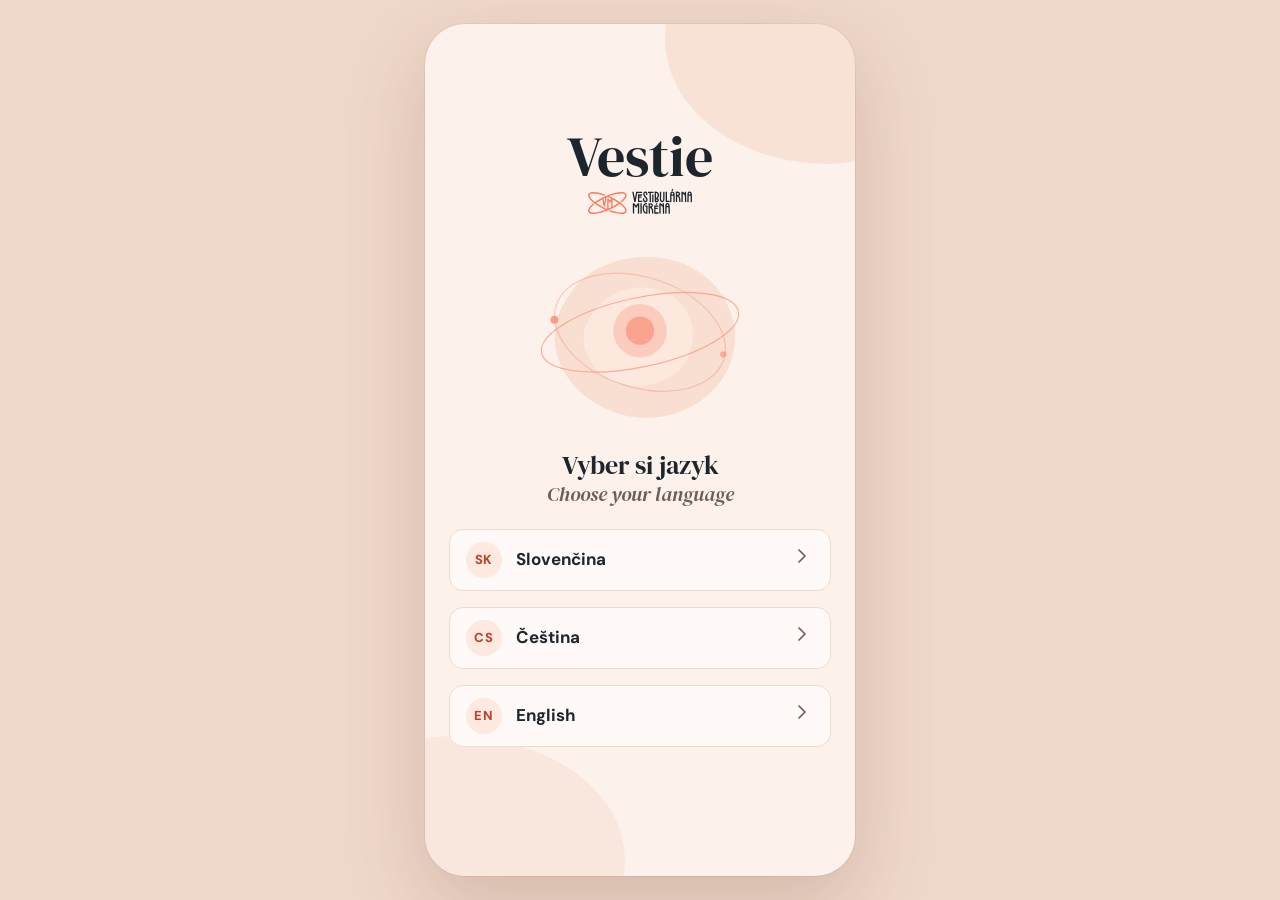
<file: index.html>
<!doctype html>
<html lang="sk">
  <head>
    <meta charset="UTF-8" />
    <meta name="viewport" content="width=device-width, initial-scale=1, viewport-fit=cover" />
    <meta name="theme-color" content="#fcf2eb" />
    <link rel="icon" type="image/svg+xml" href="./favicon.svg" />
    <meta name="color-scheme" content="light dark" />
    <!-- Náhľad pre klienta nemá byť vo vyhľadávačoch -->
    <meta name="robots" content="noindex, nofollow" />
    <title>Vestie</title>
    <script type="module" crossorigin src="./assets/index-B0Xb4gcR.js"></script>
    <link rel="stylesheet" crossorigin href="./assets/index-Er_jGWvx.css">
  </head>
  <body>
    <div class="device">
      <div id="app"></div>
      <div id="toast-region" class="toast-region" role="status" aria-live="polite"></div>
      <dialog id="dialog" class="dialog"></dialog>
    </div>
  </body>
</html>
</file>
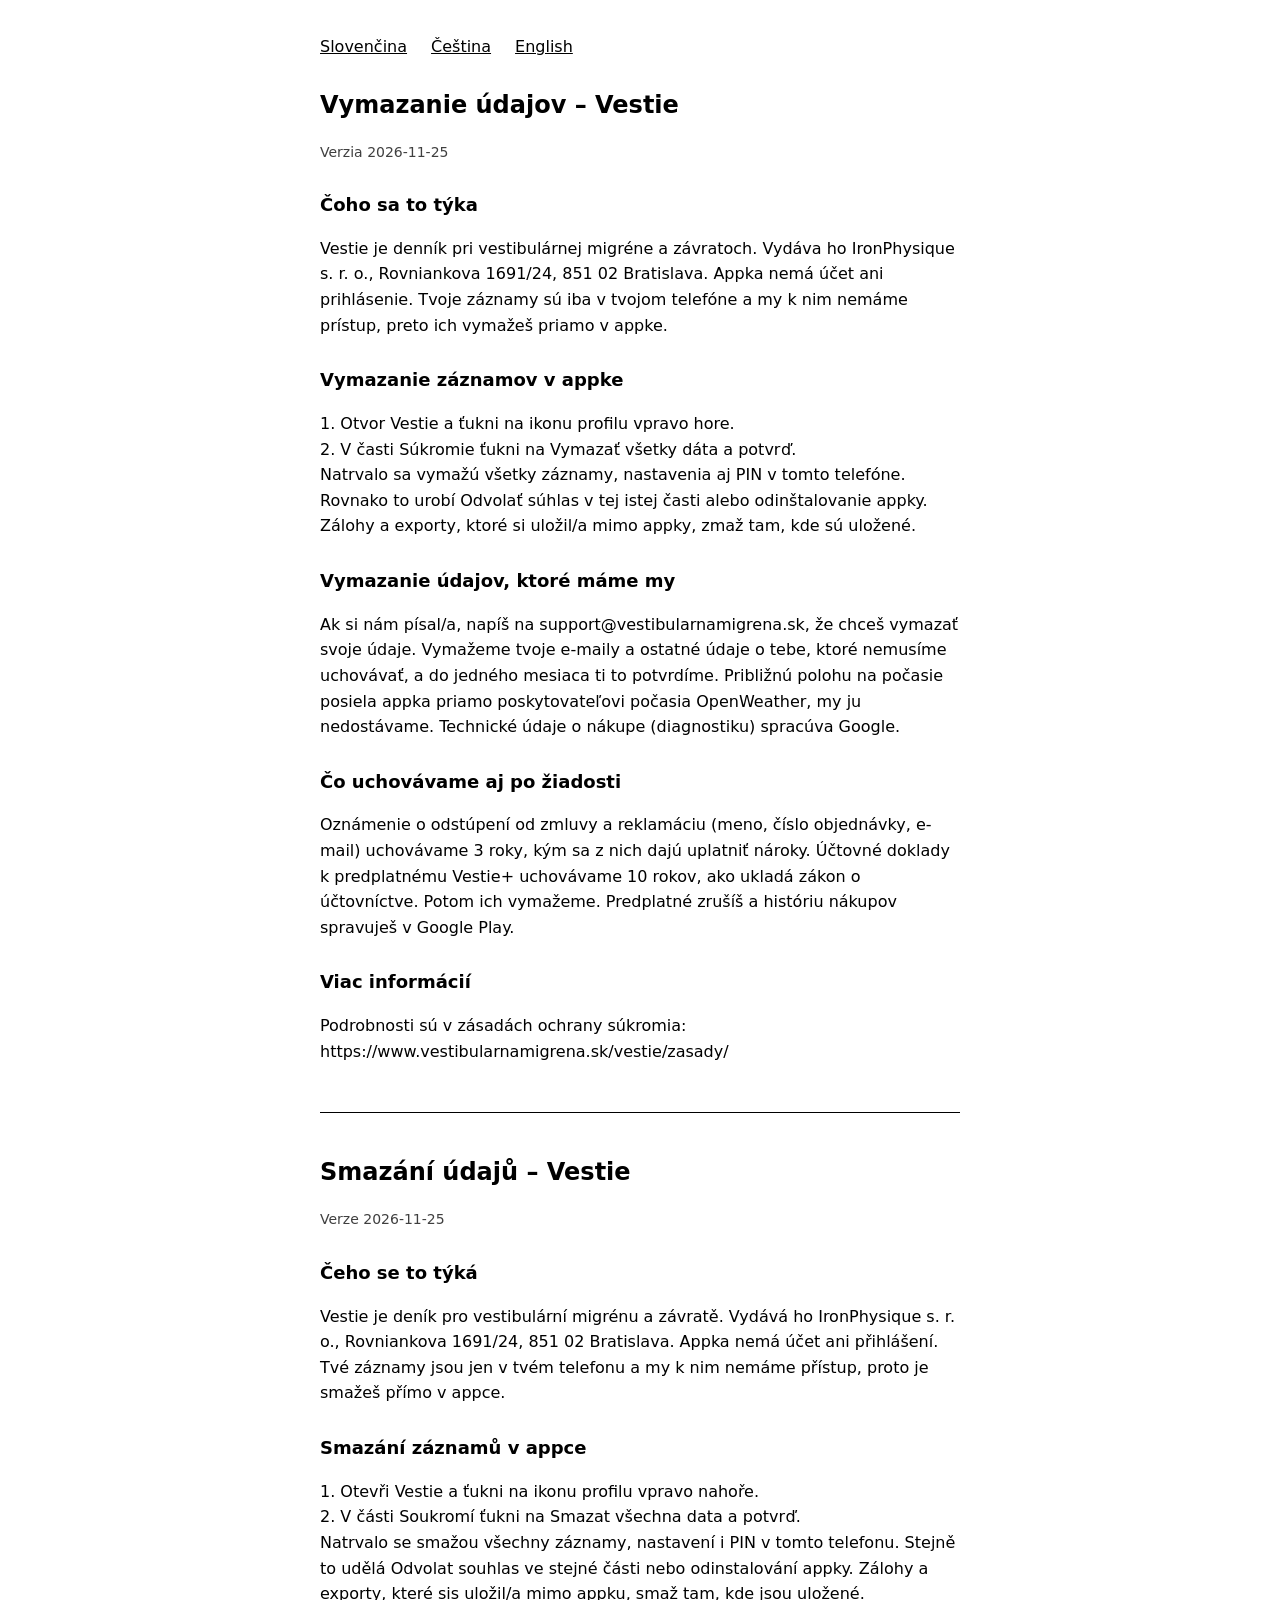
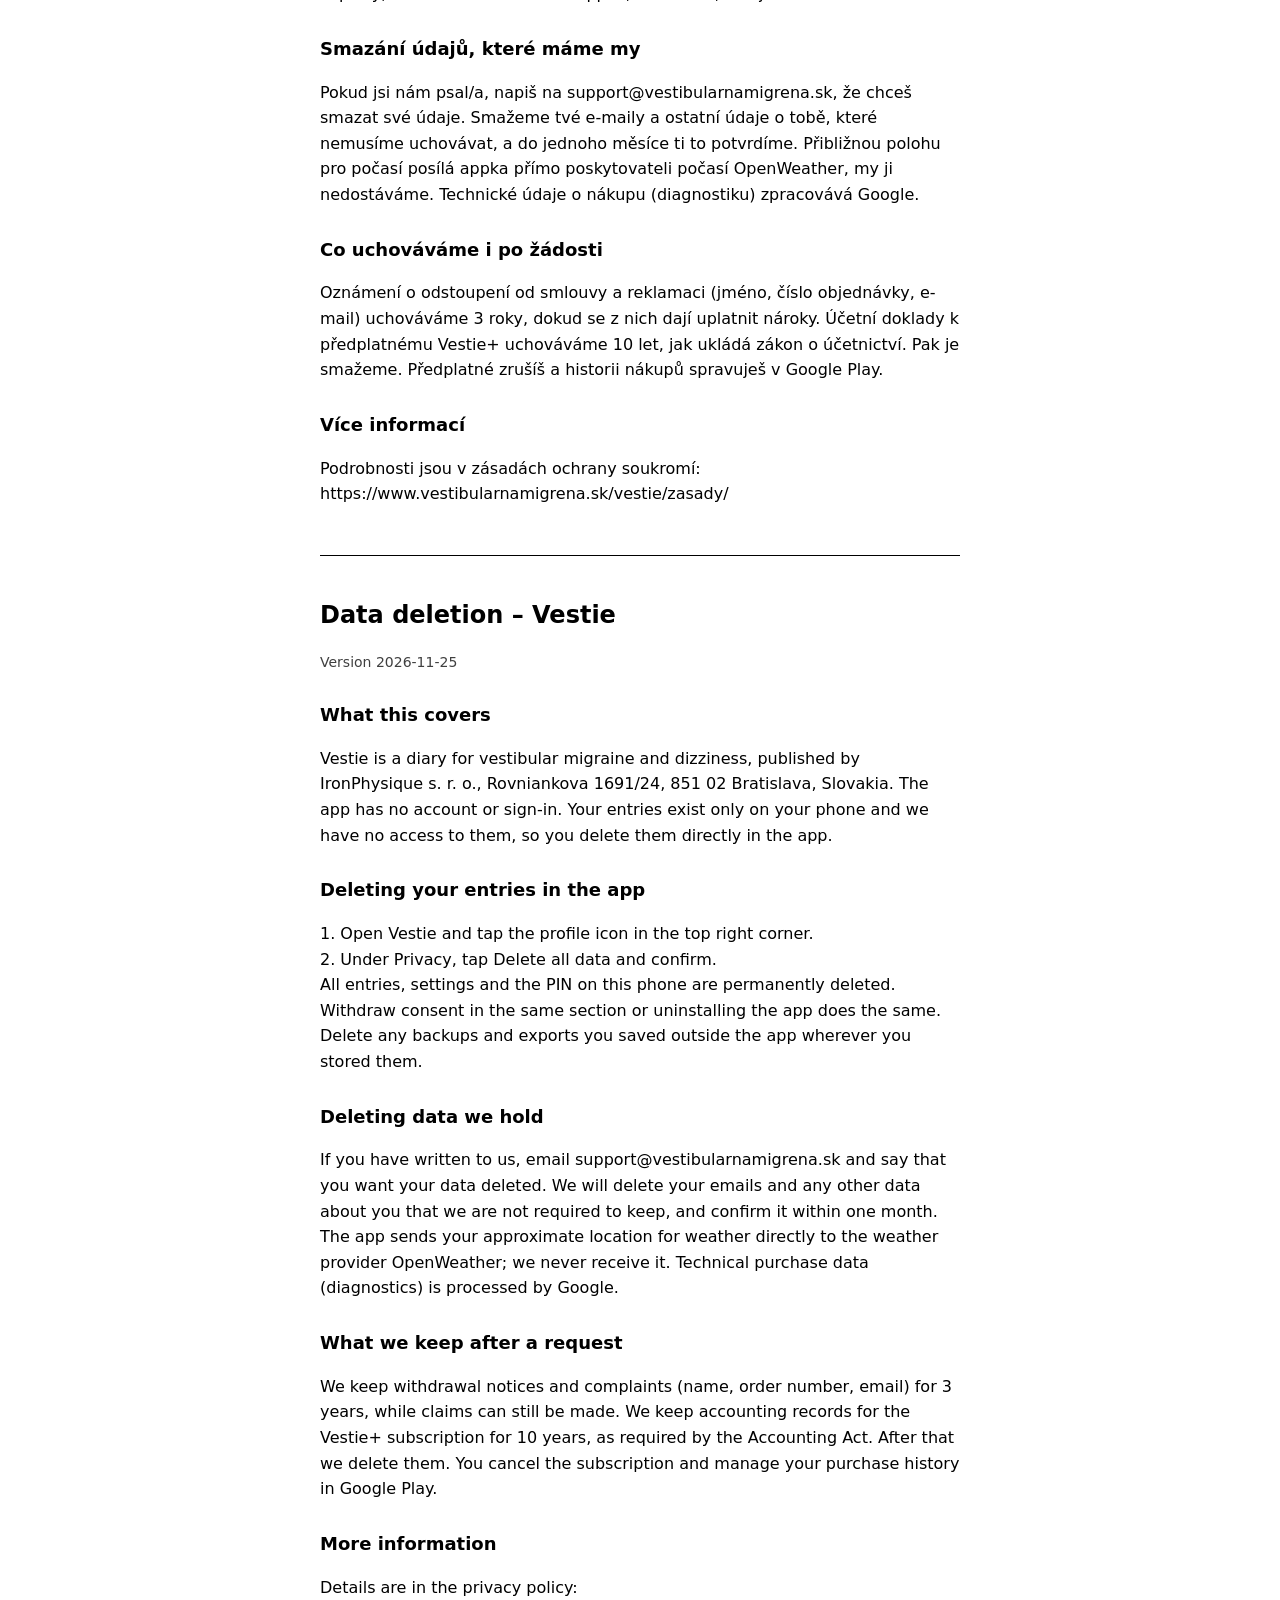
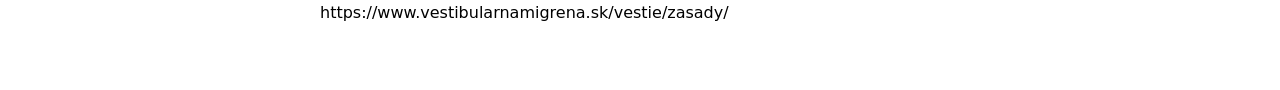
<file: datadeletion.html>
<!doctype html>
<html lang="sk">
<head>
  <meta charset="utf-8" />
  <meta name="viewport" content="width=device-width, initial-scale=1" />
  <meta name="robots" content="noindex" />
  <title>Vestie – Vymazanie údajov / Vestie – Smazání údajů / Vestie – Data deletion</title>
  <style>
    :root { color-scheme: light dark; }
    body { margin: 0 auto; max-width: 40rem; padding: 1.5rem 1rem 3rem; font: 1rem/1.6 system-ui, sans-serif; }
    h1 { font-size: 1.5rem; line-height: 1.3; }
    h2 { font-size: 1.125rem; margin-top: 1.75rem; }
    p { white-space: pre-line; }
    .meta { opacity: 0.75; font-size: 0.875rem; }
    .langs { display: flex; gap: 0.5rem 1.5rem; flex-wrap: wrap; }
    .langs a { display: inline-block; padding: 0.625rem 0; color: inherit; }
    article + article { margin-top: 3rem; padding-top: 1.5rem; border-top: 1px solid; }
  </style>
</head>
<body>
  <nav class="langs"><a href="#sk" hreflang="sk" lang="sk">Slovenčina</a><a href="#cs" hreflang="cs" lang="cs">Čeština</a><a href="#en" hreflang="en" lang="en">English</a></nav>
  <article id="sk" lang="sk">
    <h1>Vymazanie údajov – Vestie</h1>
    <p class="meta">Verzia 2026-11-25</p>
    <h2>Čoho sa to týka</h2>
    <p>Vestie je denník pri vestibulárnej migréne a závratoch. Vydáva ho IronPhysique s. r. o., Rovniankova 1691/24, 851 02 Bratislava. Appka nemá účet ani prihlásenie. Tvoje záznamy sú iba v tvojom telefóne a my k nim nemáme prístup, preto ich vymažeš priamo v appke.</p>
    <h2>Vymazanie záznamov v appke</h2>
    <p>1. Otvor Vestie a ťukni na ikonu profilu vpravo hore.
2. V časti Súkromie ťukni na Vymazať všetky dáta a potvrď.
Natrvalo sa vymažú všetky záznamy, nastavenia aj PIN v tomto telefóne. Rovnako to urobí Odvolať súhlas v tej istej časti alebo odinštalovanie appky. Zálohy a exporty, ktoré si uložil/a mimo appky, zmaž tam, kde sú uložené.</p>
    <h2>Vymazanie údajov, ktoré máme my</h2>
    <p>Ak si nám písal/a, napíš na support@vestibularnamigrena.sk, že chceš vymazať svoje údaje. Vymažeme tvoje e-maily a ostatné údaje o tebe, ktoré nemusíme uchovávať, a do jedného mesiaca ti to potvrdíme. Približnú polohu na počasie posiela appka priamo poskytovateľovi počasia OpenWeather, my ju nedostávame. Technické údaje o nákupe (diagnostiku) spracúva Google.</p>
    <h2>Čo uchovávame aj po žiadosti</h2>
    <p>Oznámenie o odstúpení od zmluvy a reklamáciu (meno, číslo objednávky, e-mail) uchovávame 3 roky, kým sa z nich dajú uplatniť nároky. Účtovné doklady k predplatnému Vestie+ uchovávame 10 rokov, ako ukladá zákon o účtovníctve. Potom ich vymažeme. Predplatné zrušíš a históriu nákupov spravuješ v Google Play.</p>
    <h2>Viac informácií</h2>
    <p>Podrobnosti sú v zásadách ochrany súkromia: https://www.vestibularnamigrena.sk/vestie/zasady/</p>
  </article>

  <article id="cs" lang="cs">
    <h1>Smazání údajů – Vestie</h1>
    <p class="meta">Verze 2026-11-25</p>
    <h2>Čeho se to týká</h2>
    <p>Vestie je deník pro vestibulární migrénu a závratě. Vydává ho IronPhysique s. r. o., Rovniankova 1691/24, 851 02 Bratislava. Appka nemá účet ani přihlášení. Tvé záznamy jsou jen v tvém telefonu a my k nim nemáme přístup, proto je smažeš přímo v appce.</p>
    <h2>Smazání záznamů v appce</h2>
    <p>1. Otevři Vestie a ťukni na ikonu profilu vpravo nahoře.
2. V části Soukromí ťukni na Smazat všechna data a potvrď.
Natrvalo se smažou všechny záznamy, nastavení i PIN v tomto telefonu. Stejně to udělá Odvolat souhlas ve stejné části nebo odinstalování appky. Zálohy a exporty, které sis uložil/a mimo appku, smaž tam, kde jsou uložené.</p>
    <h2>Smazání údajů, které máme my</h2>
    <p>Pokud jsi nám psal/a, napiš na support@vestibularnamigrena.sk, že chceš smazat své údaje. Smažeme tvé e-maily a ostatní údaje o tobě, které nemusíme uchovávat, a do jednoho měsíce ti to potvrdíme. Přibližnou polohu pro počasí posílá appka přímo poskytovateli počasí OpenWeather, my ji nedostáváme. Technické údaje o nákupu (diagnostiku) zpracovává Google.</p>
    <h2>Co uchováváme i po žádosti</h2>
    <p>Oznámení o odstoupení od smlouvy a reklamaci (jméno, číslo objednávky, e-mail) uchováváme 3 roky, dokud se z nich dají uplatnit nároky. Účetní doklady k předplatnému Vestie+ uchováváme 10 let, jak ukládá zákon o účetnictví. Pak je smažeme. Předplatné zrušíš a historii nákupů spravuješ v Google Play.</p>
    <h2>Více informací</h2>
    <p>Podrobnosti jsou v zásadách ochrany soukromí: https://www.vestibularnamigrena.sk/vestie/zasady/</p>
  </article>

  <article id="en" lang="en">
    <h1>Data deletion – Vestie</h1>
    <p class="meta">Version 2026-11-25</p>
    <h2>What this covers</h2>
    <p>Vestie is a diary for vestibular migraine and dizziness, published by IronPhysique s. r. o., Rovniankova 1691/24, 851 02 Bratislava, Slovakia. The app has no account or sign-in. Your entries exist only on your phone and we have no access to them, so you delete them directly in the app.</p>
    <h2>Deleting your entries in the app</h2>
    <p>1. Open Vestie and tap the profile icon in the top right corner.
2. Under Privacy, tap Delete all data and confirm.
All entries, settings and the PIN on this phone are permanently deleted. Withdraw consent in the same section or uninstalling the app does the same. Delete any backups and exports you saved outside the app wherever you stored them.</p>
    <h2>Deleting data we hold</h2>
    <p>If you have written to us, email support@vestibularnamigrena.sk and say that you want your data deleted. We will delete your emails and any other data about you that we are not required to keep, and confirm it within one month. The app sends your approximate location for weather directly to the weather provider OpenWeather; we never receive it. Technical purchase data (diagnostics) is processed by Google.</p>
    <h2>What we keep after a request</h2>
    <p>We keep withdrawal notices and complaints (name, order number, email) for 3 years, while claims can still be made. We keep accounting records for the Vestie+ subscription for 10 years, as required by the Accounting Act. After that we delete them. You cancel the subscription and manage your purchase history in Google Play.</p>
    <h2>More information</h2>
    <p>Details are in the privacy policy: https://www.vestibularnamigrena.sk/vestie/zasady/</p>
  </article>
</body>
</html>
</file>
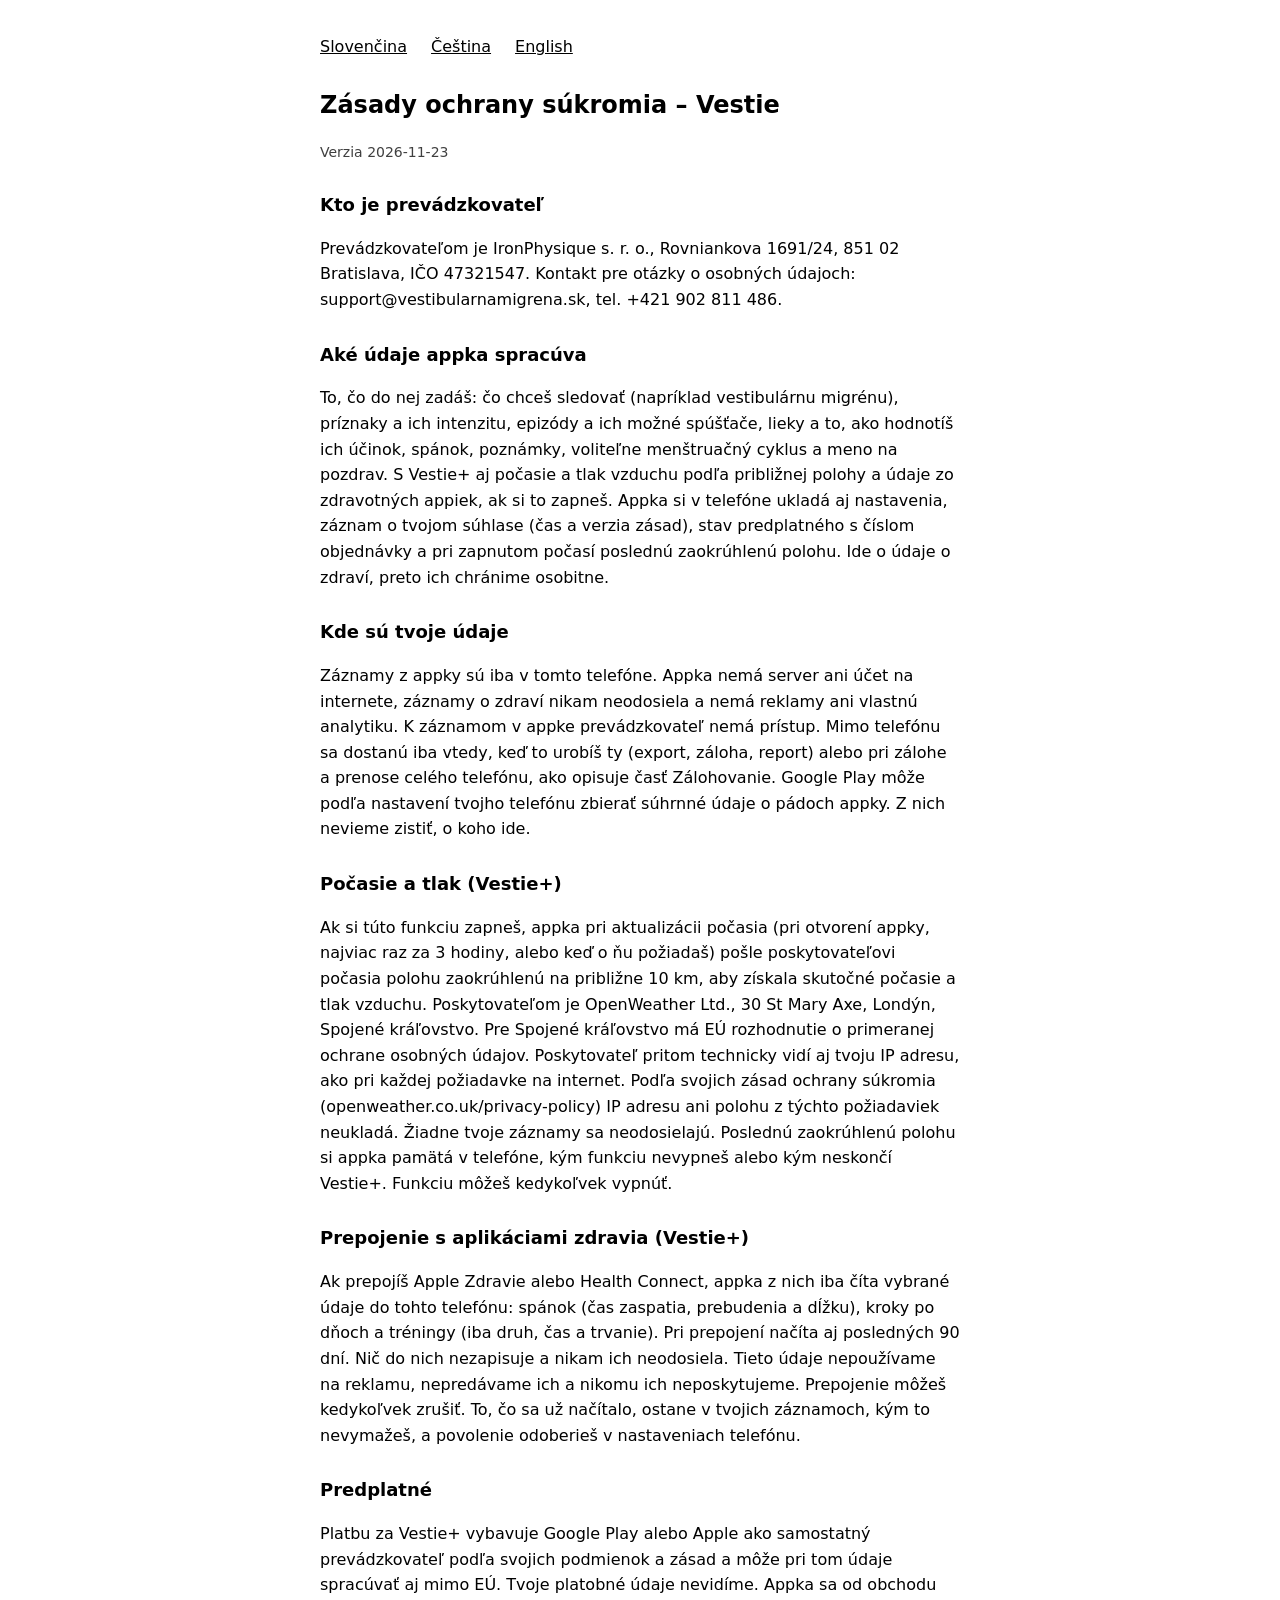
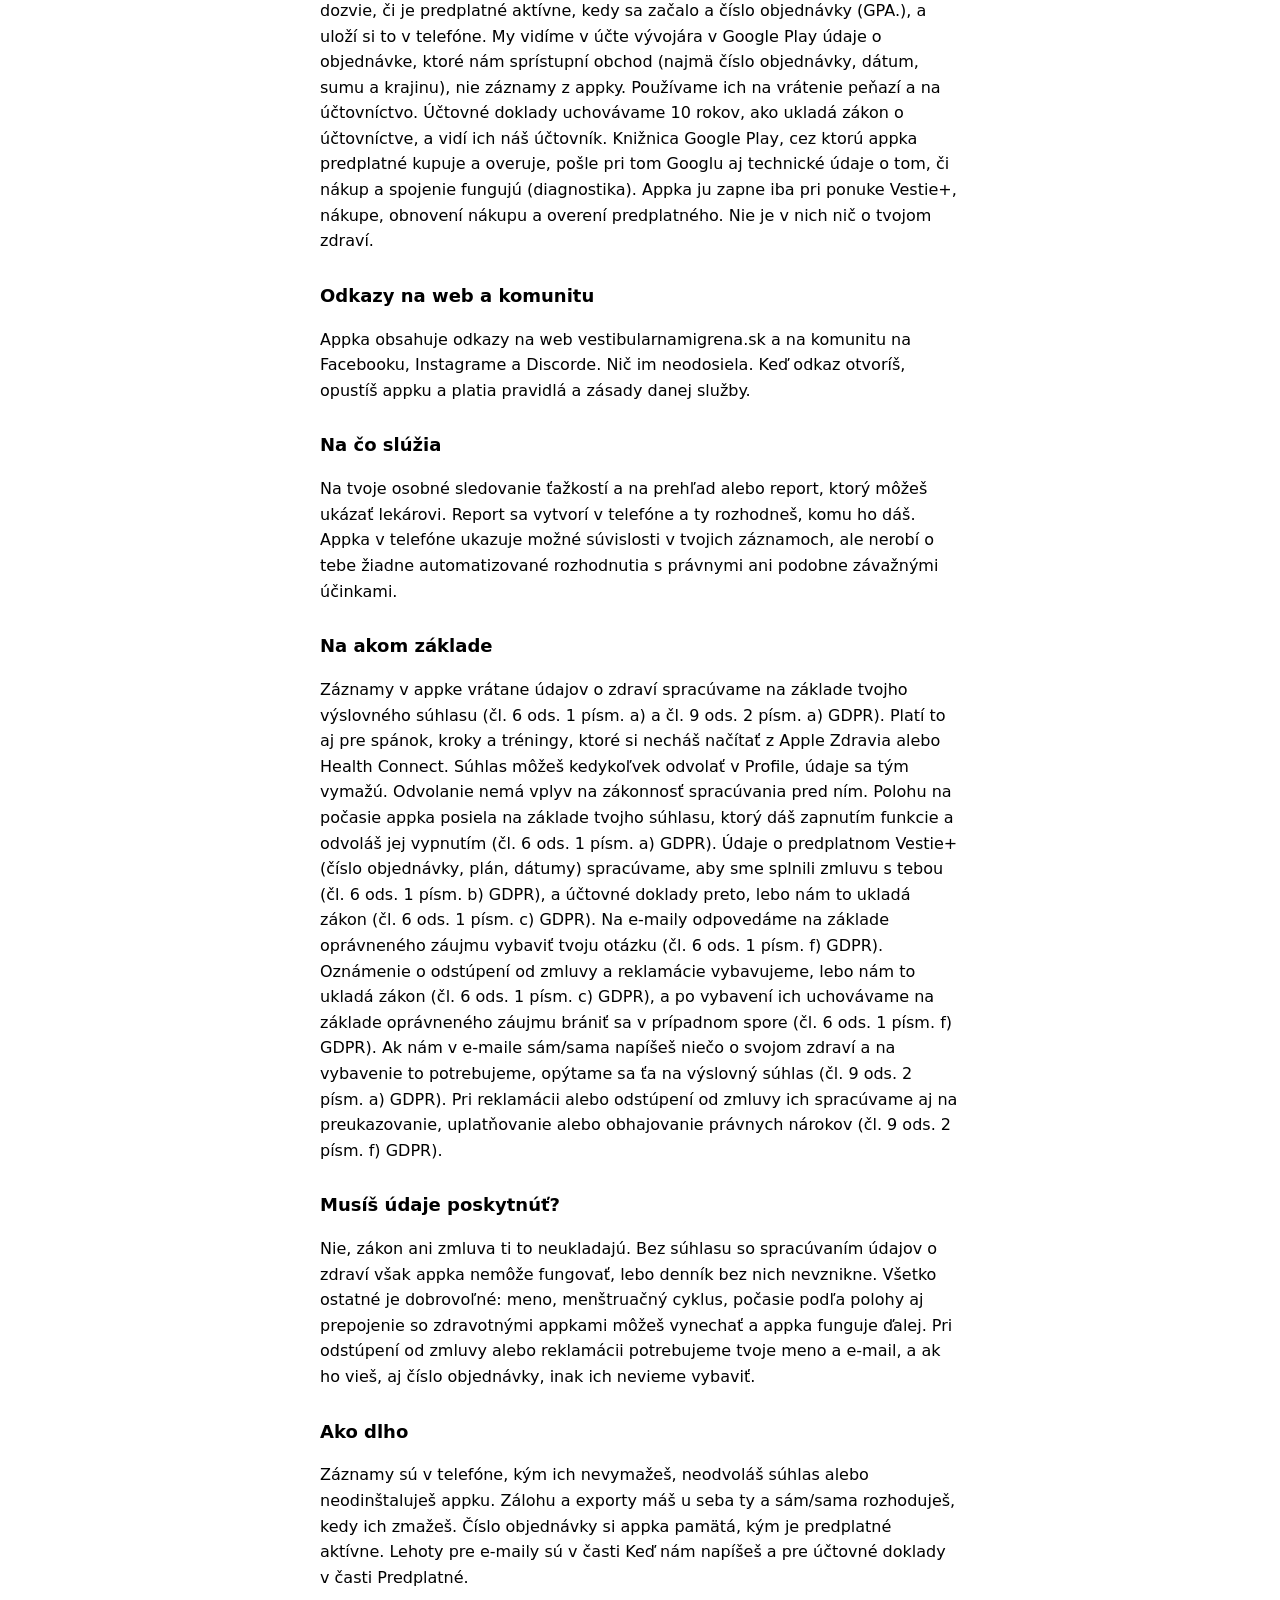
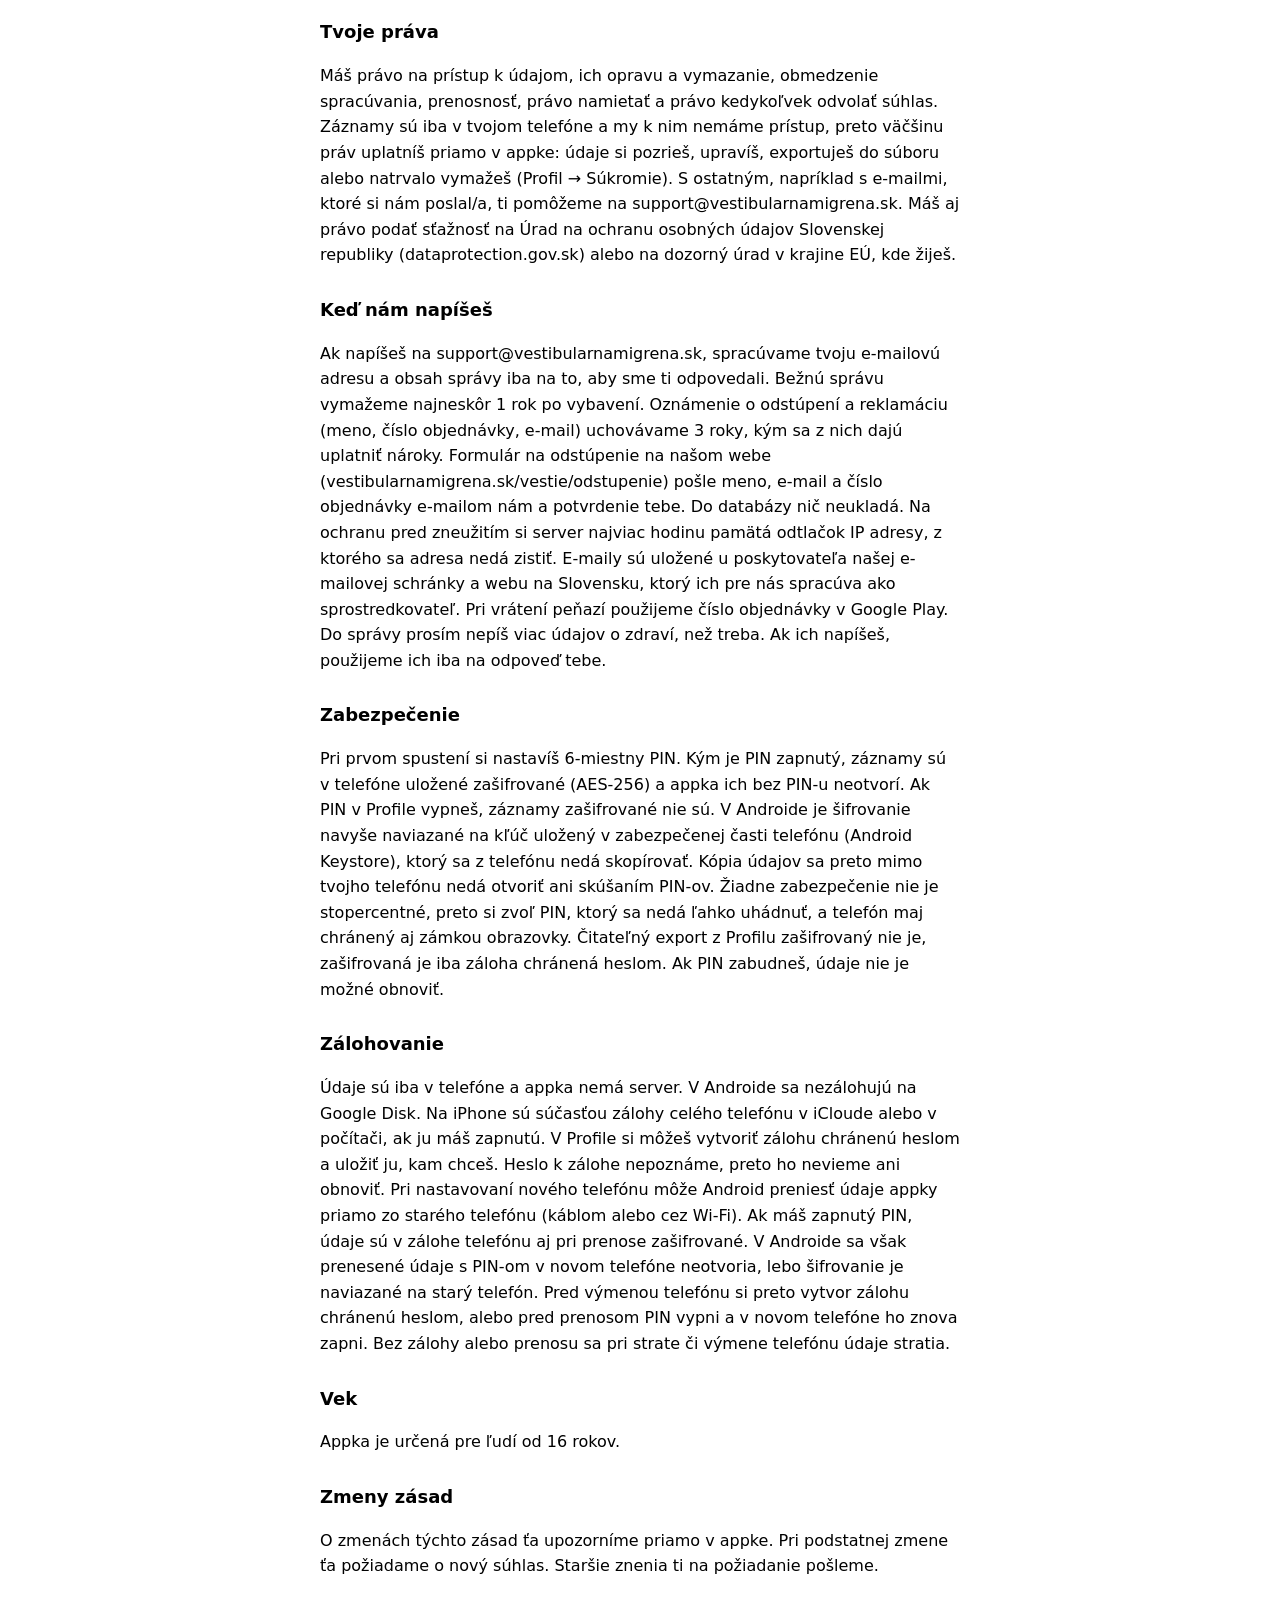
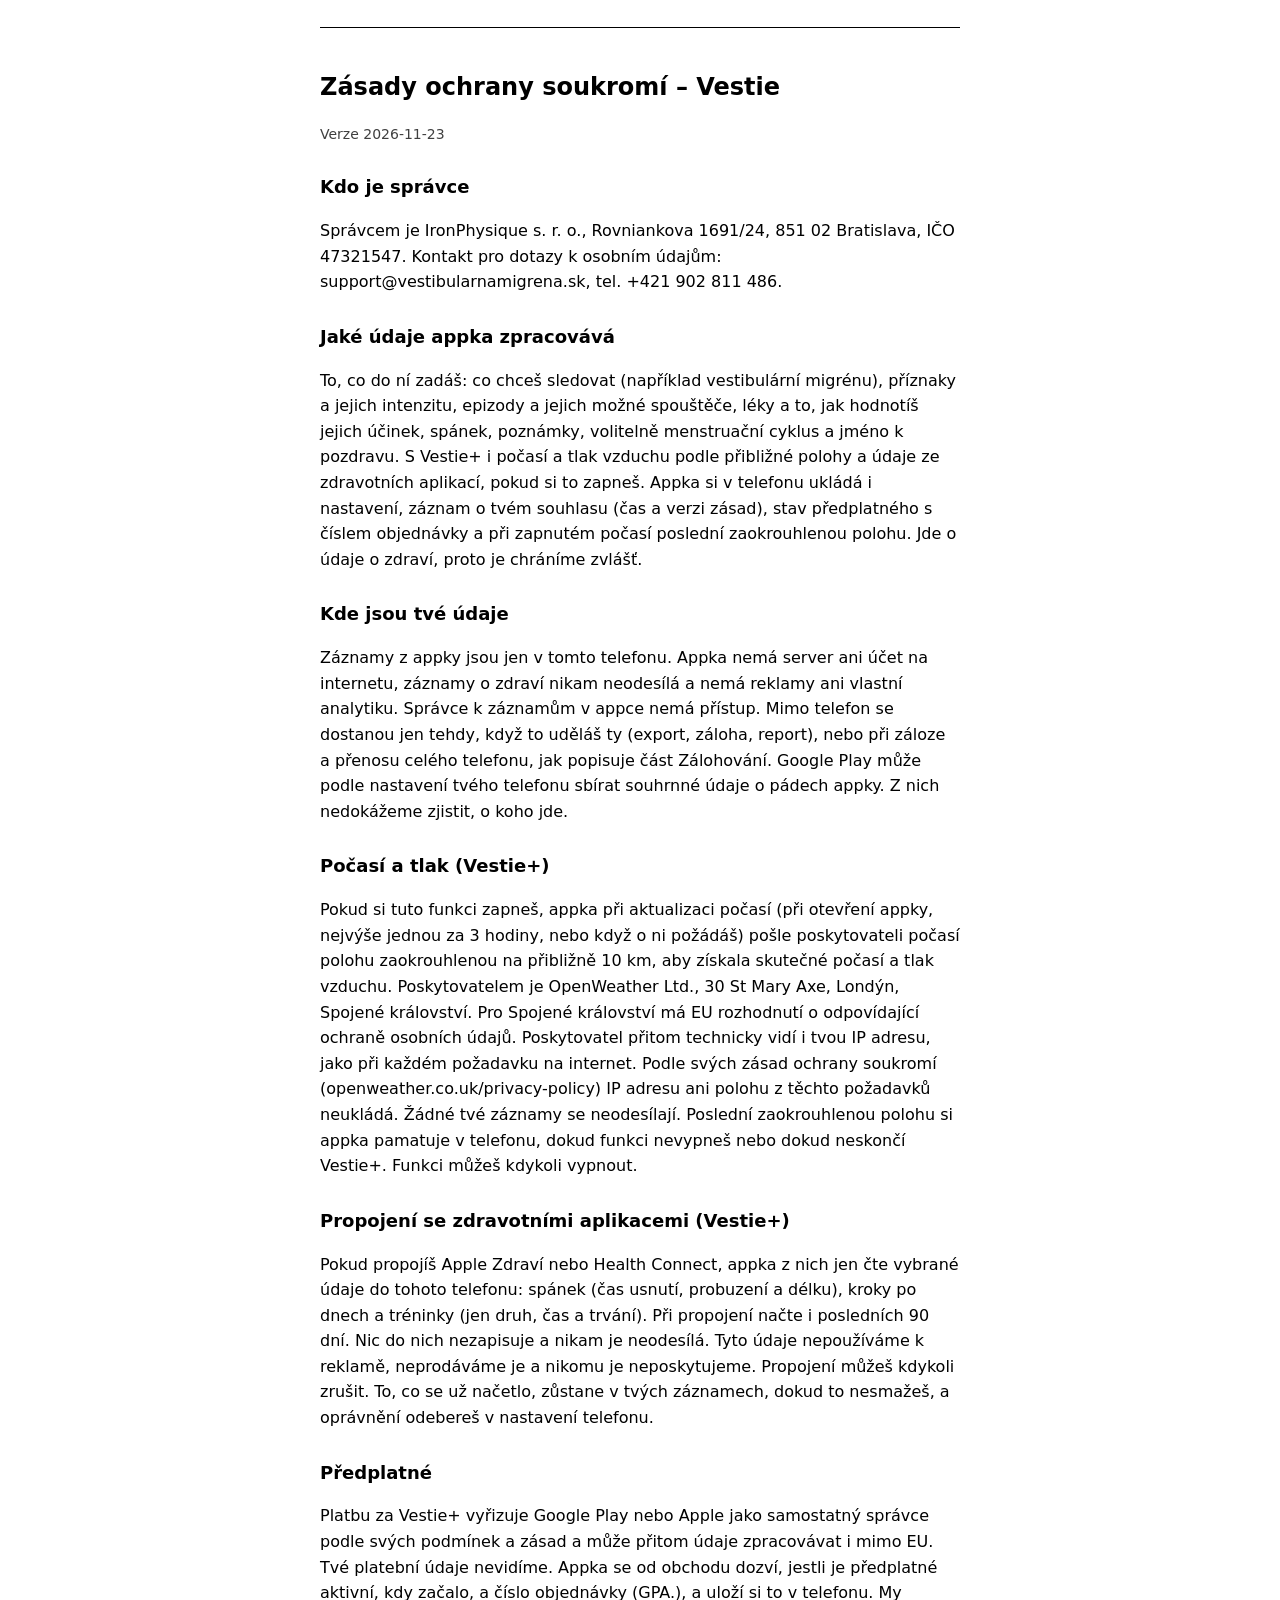
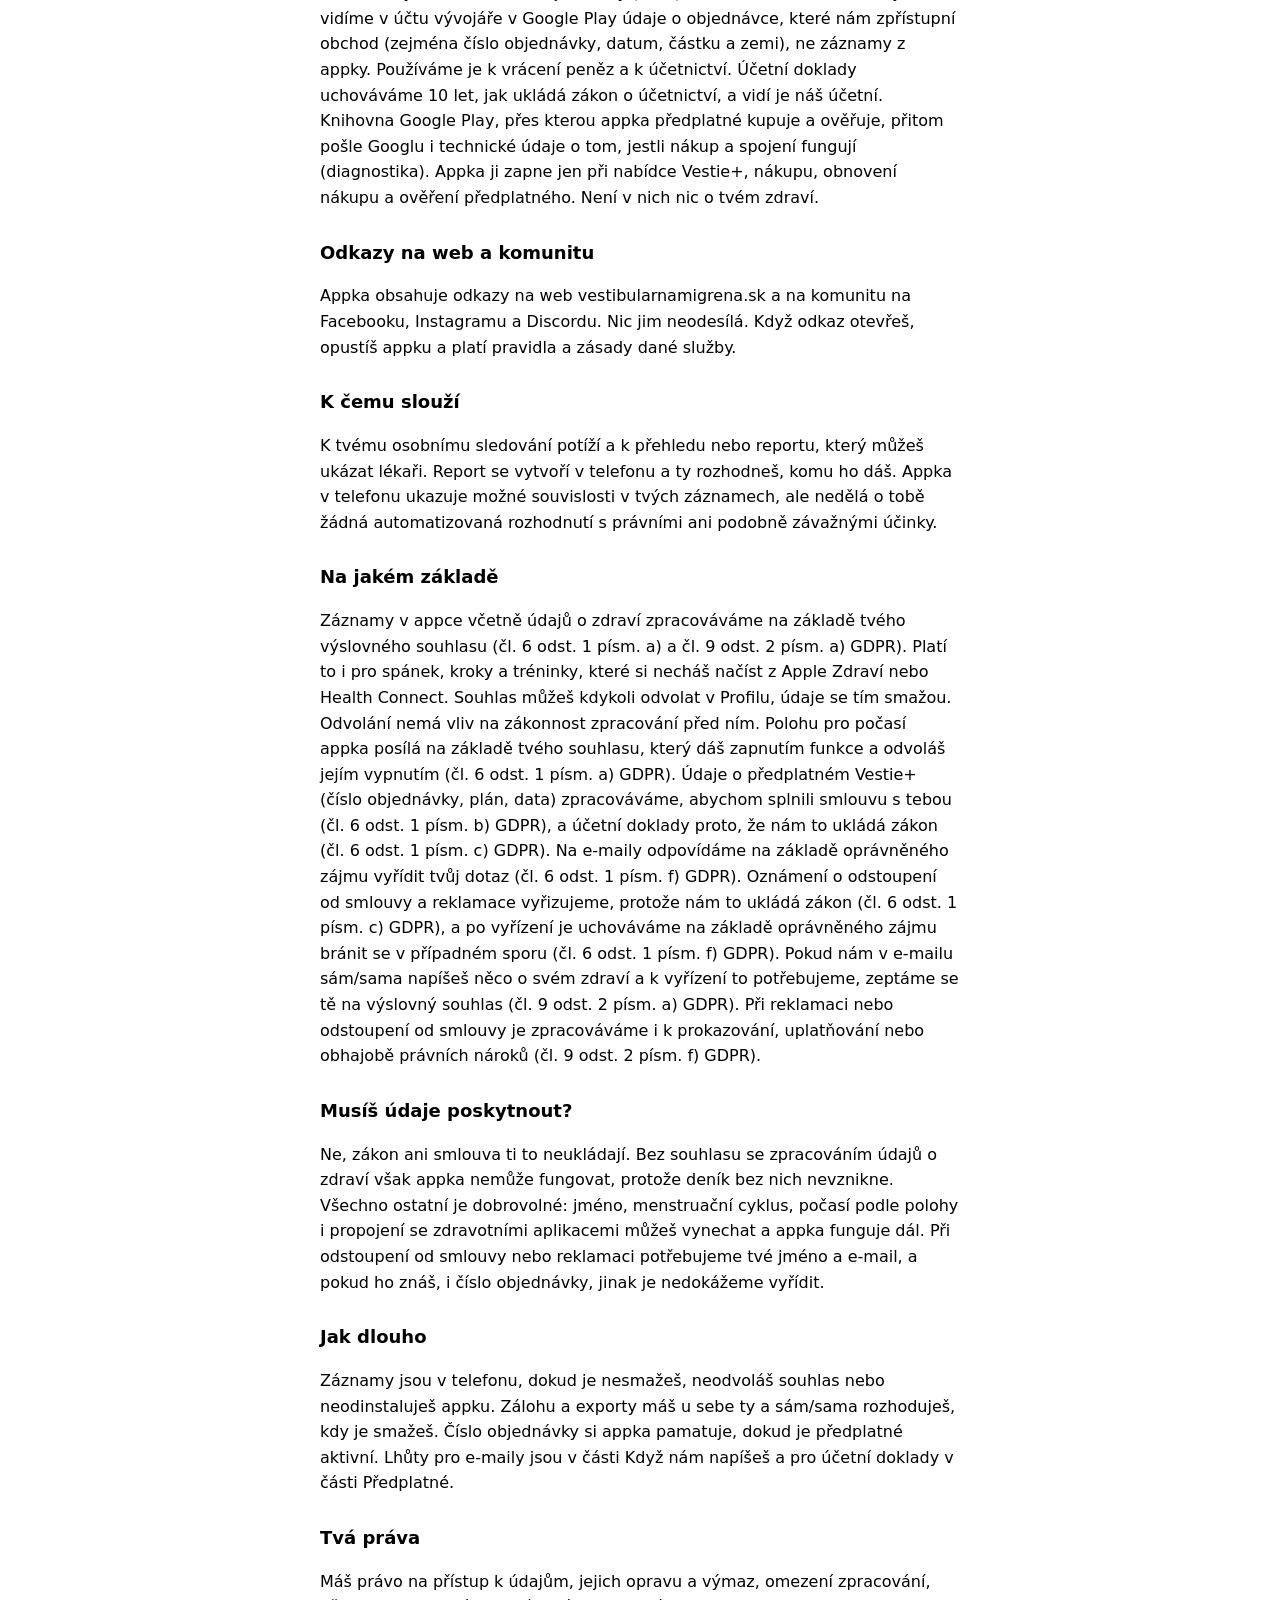
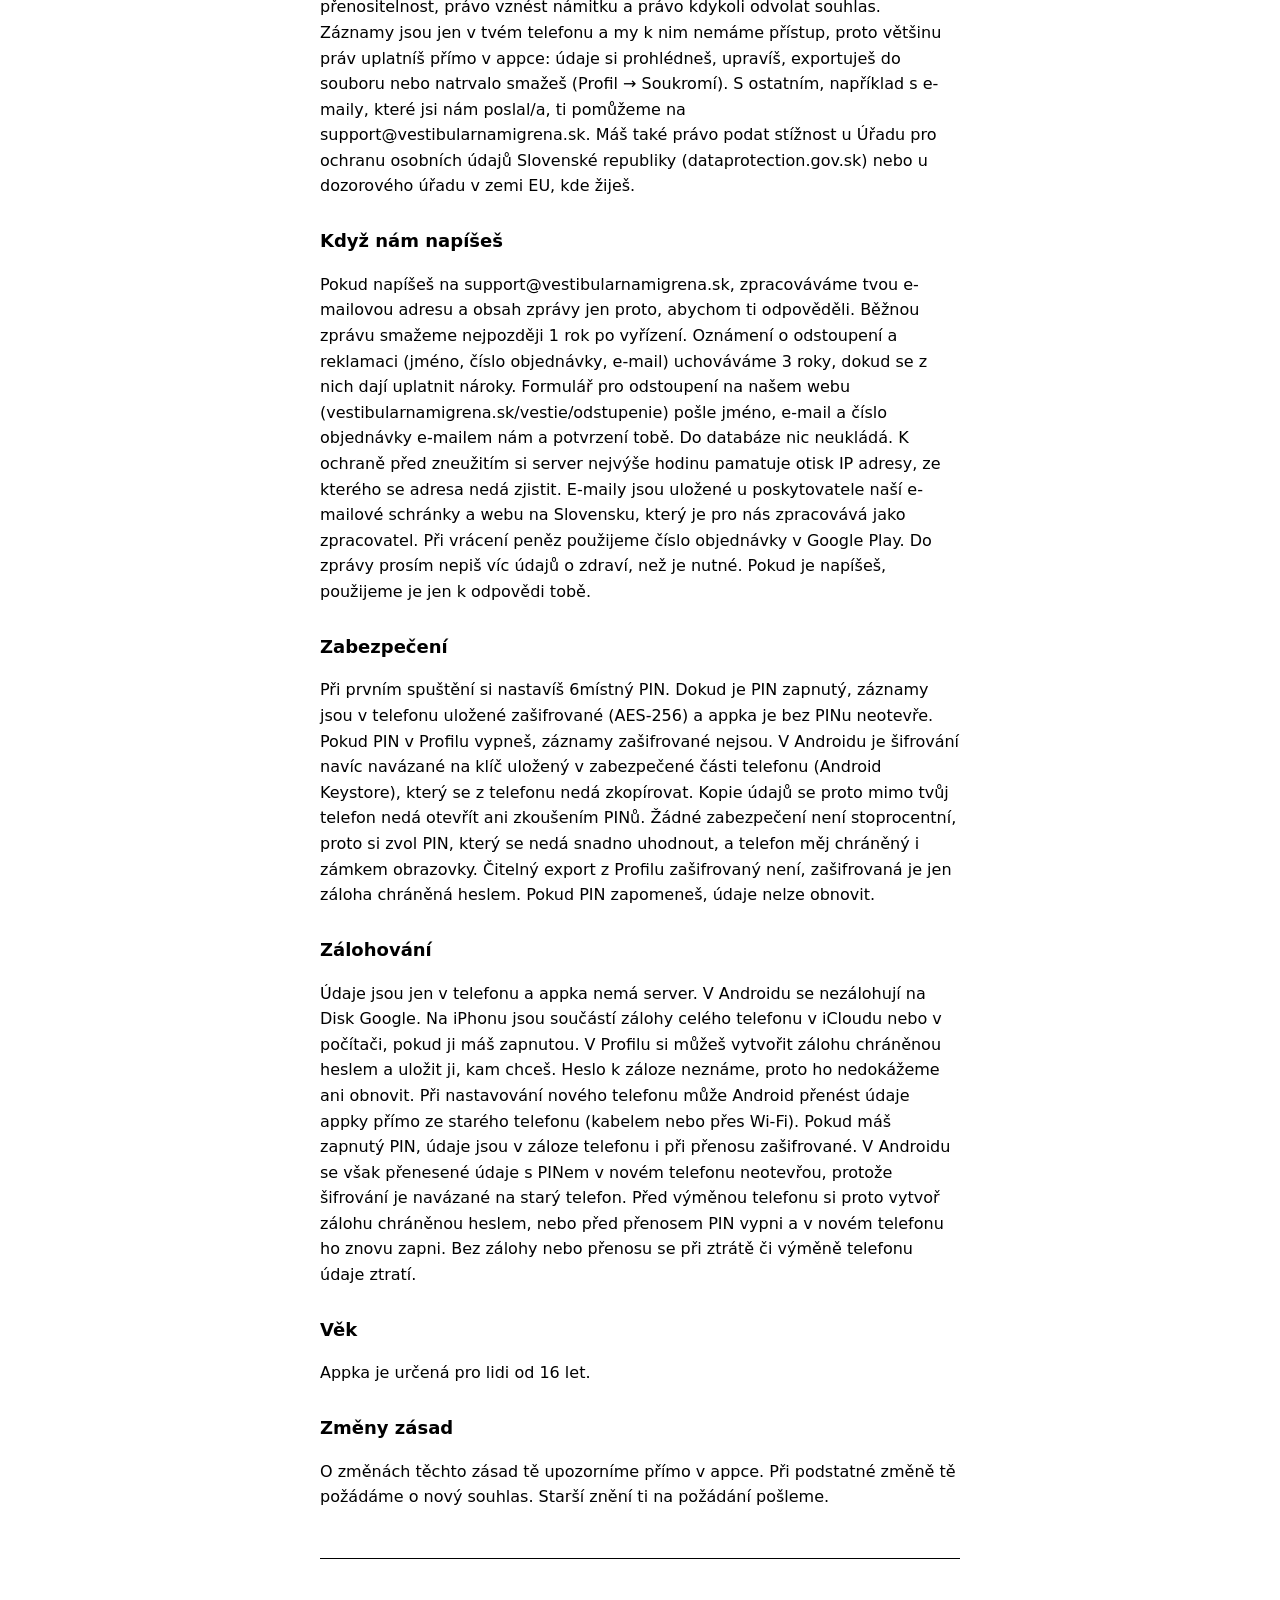
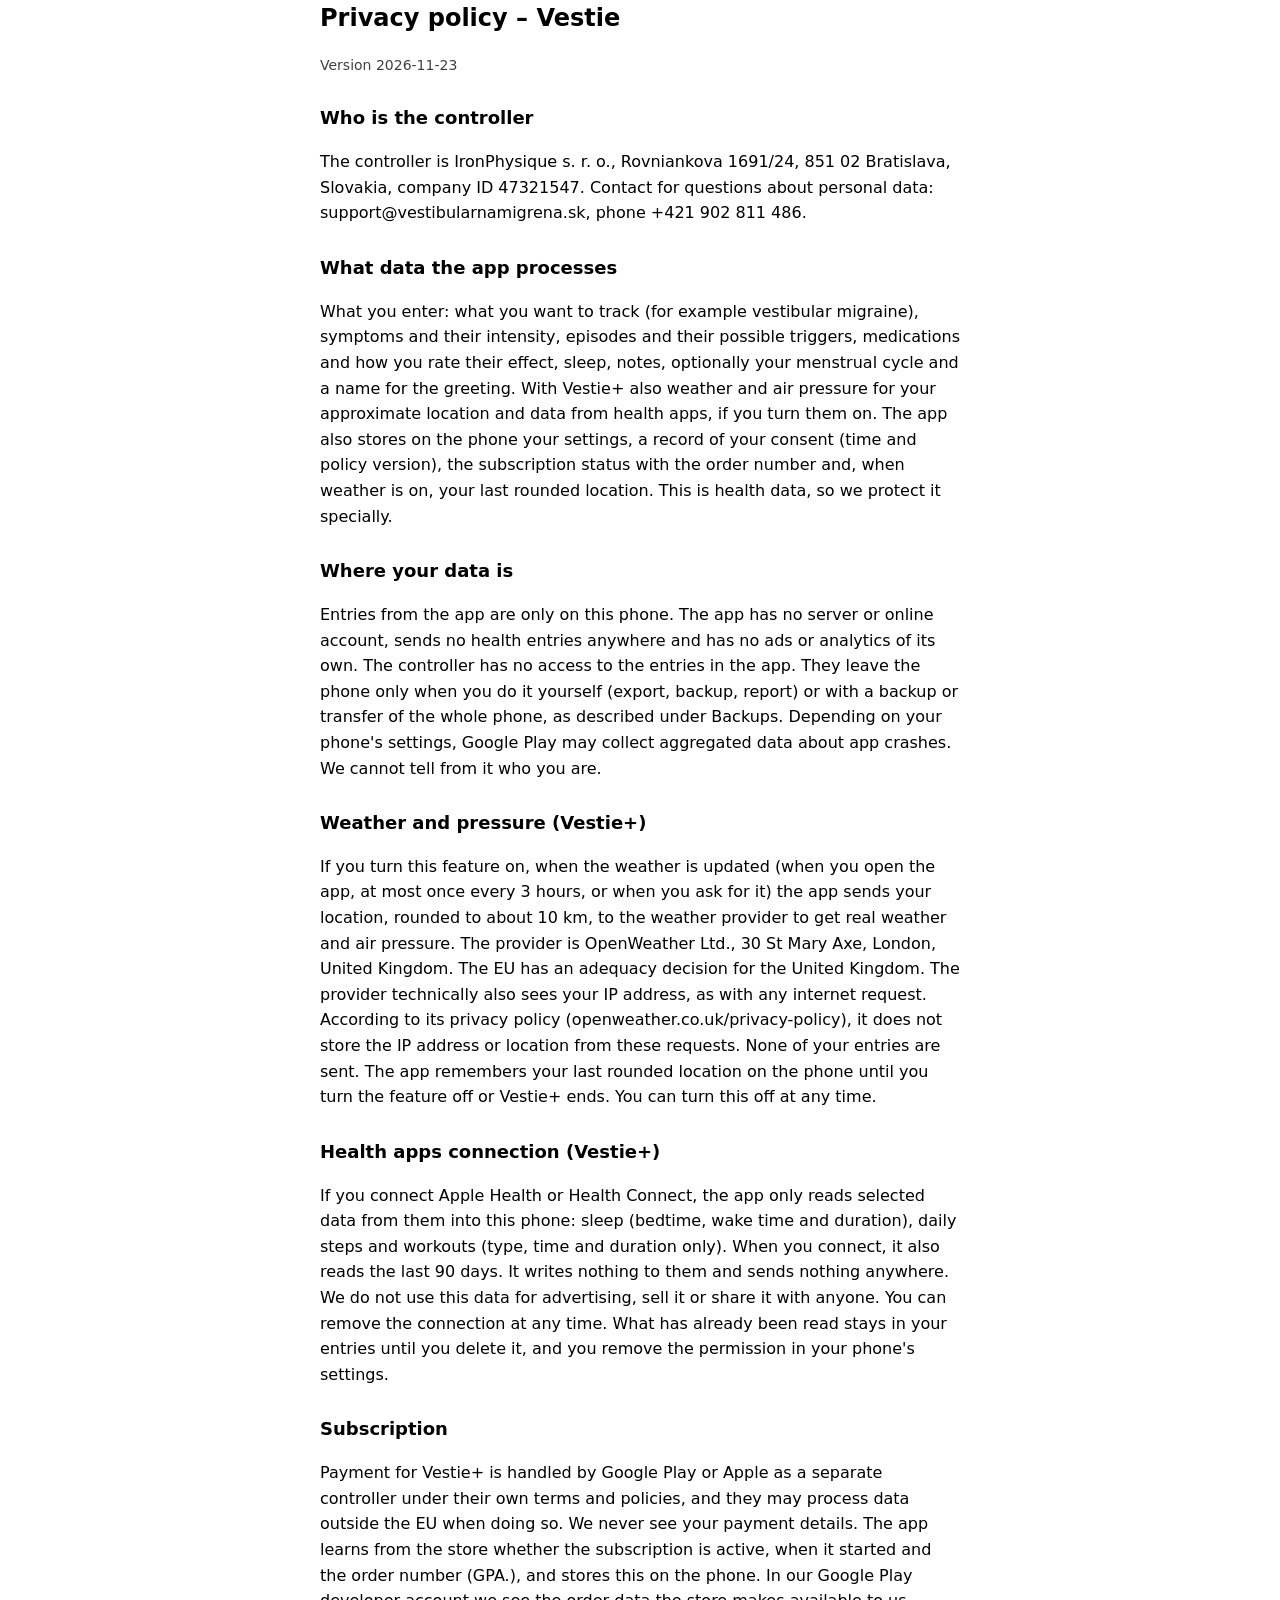
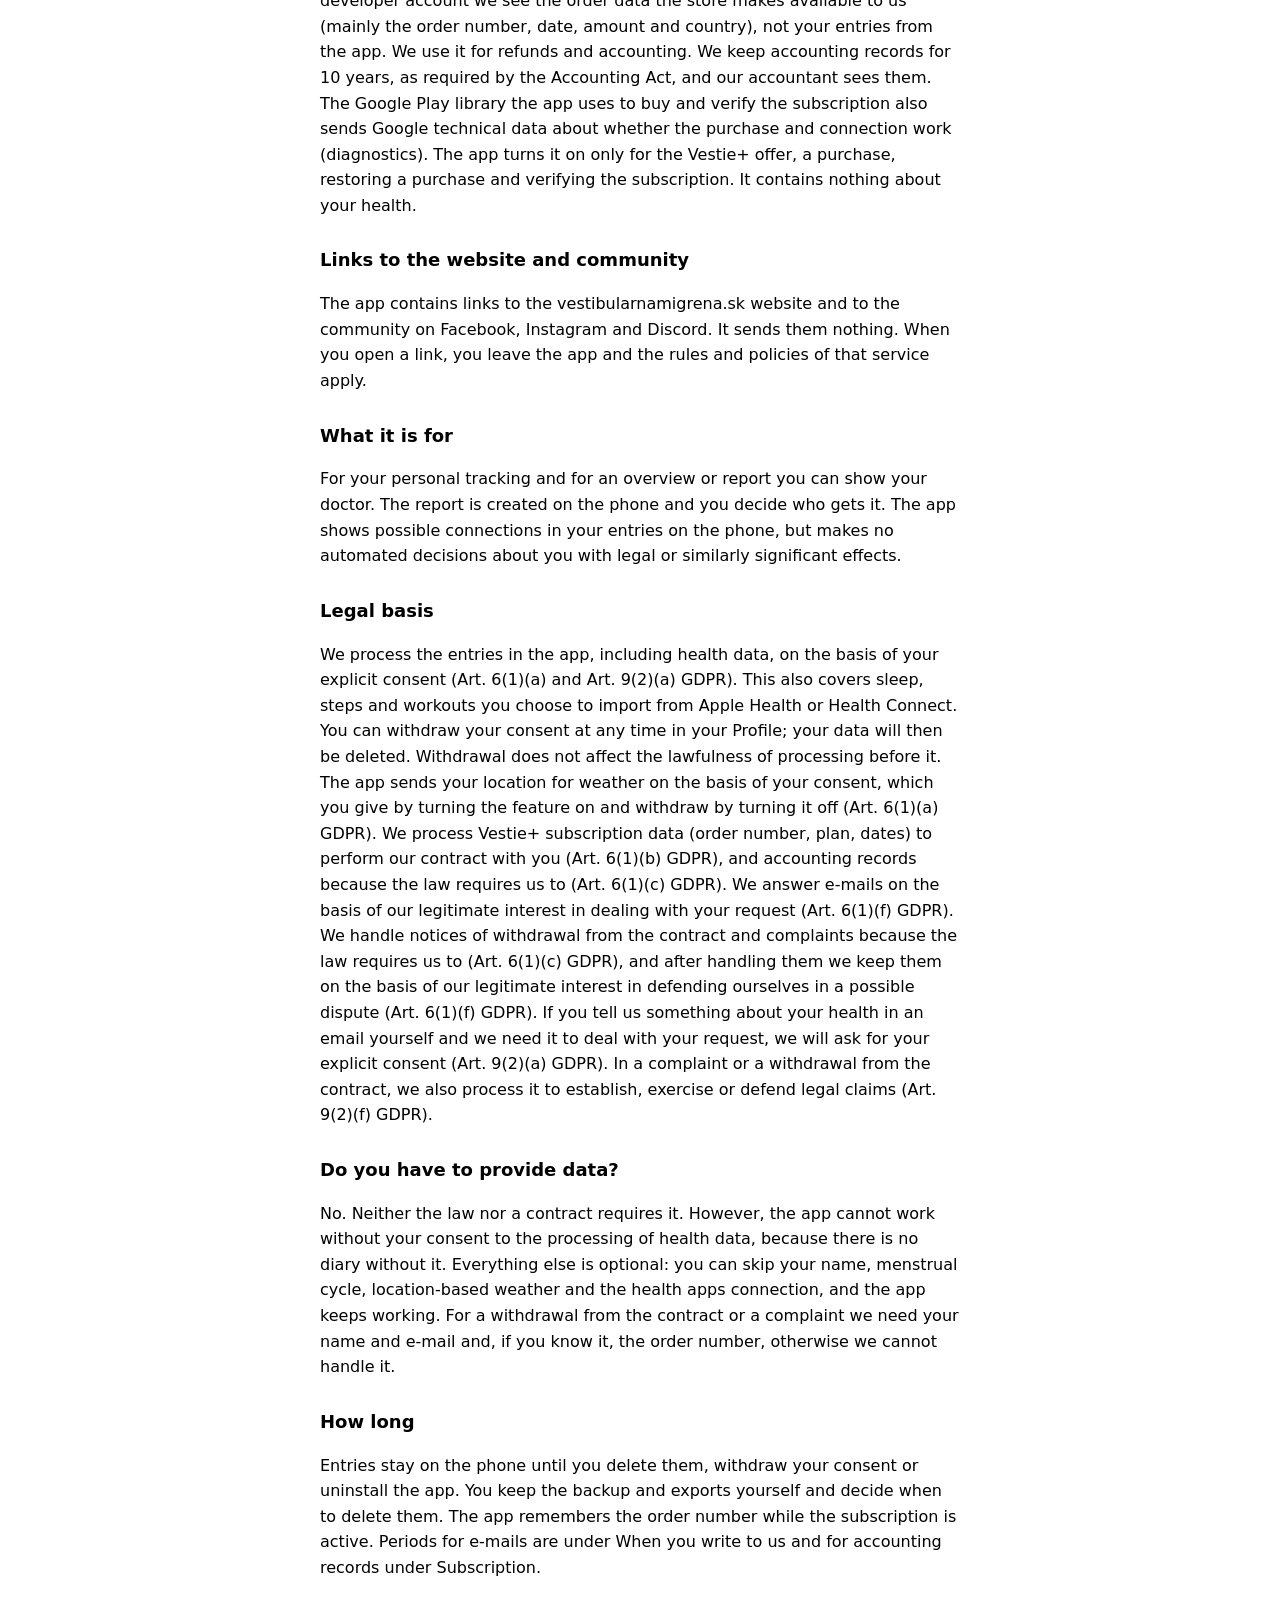
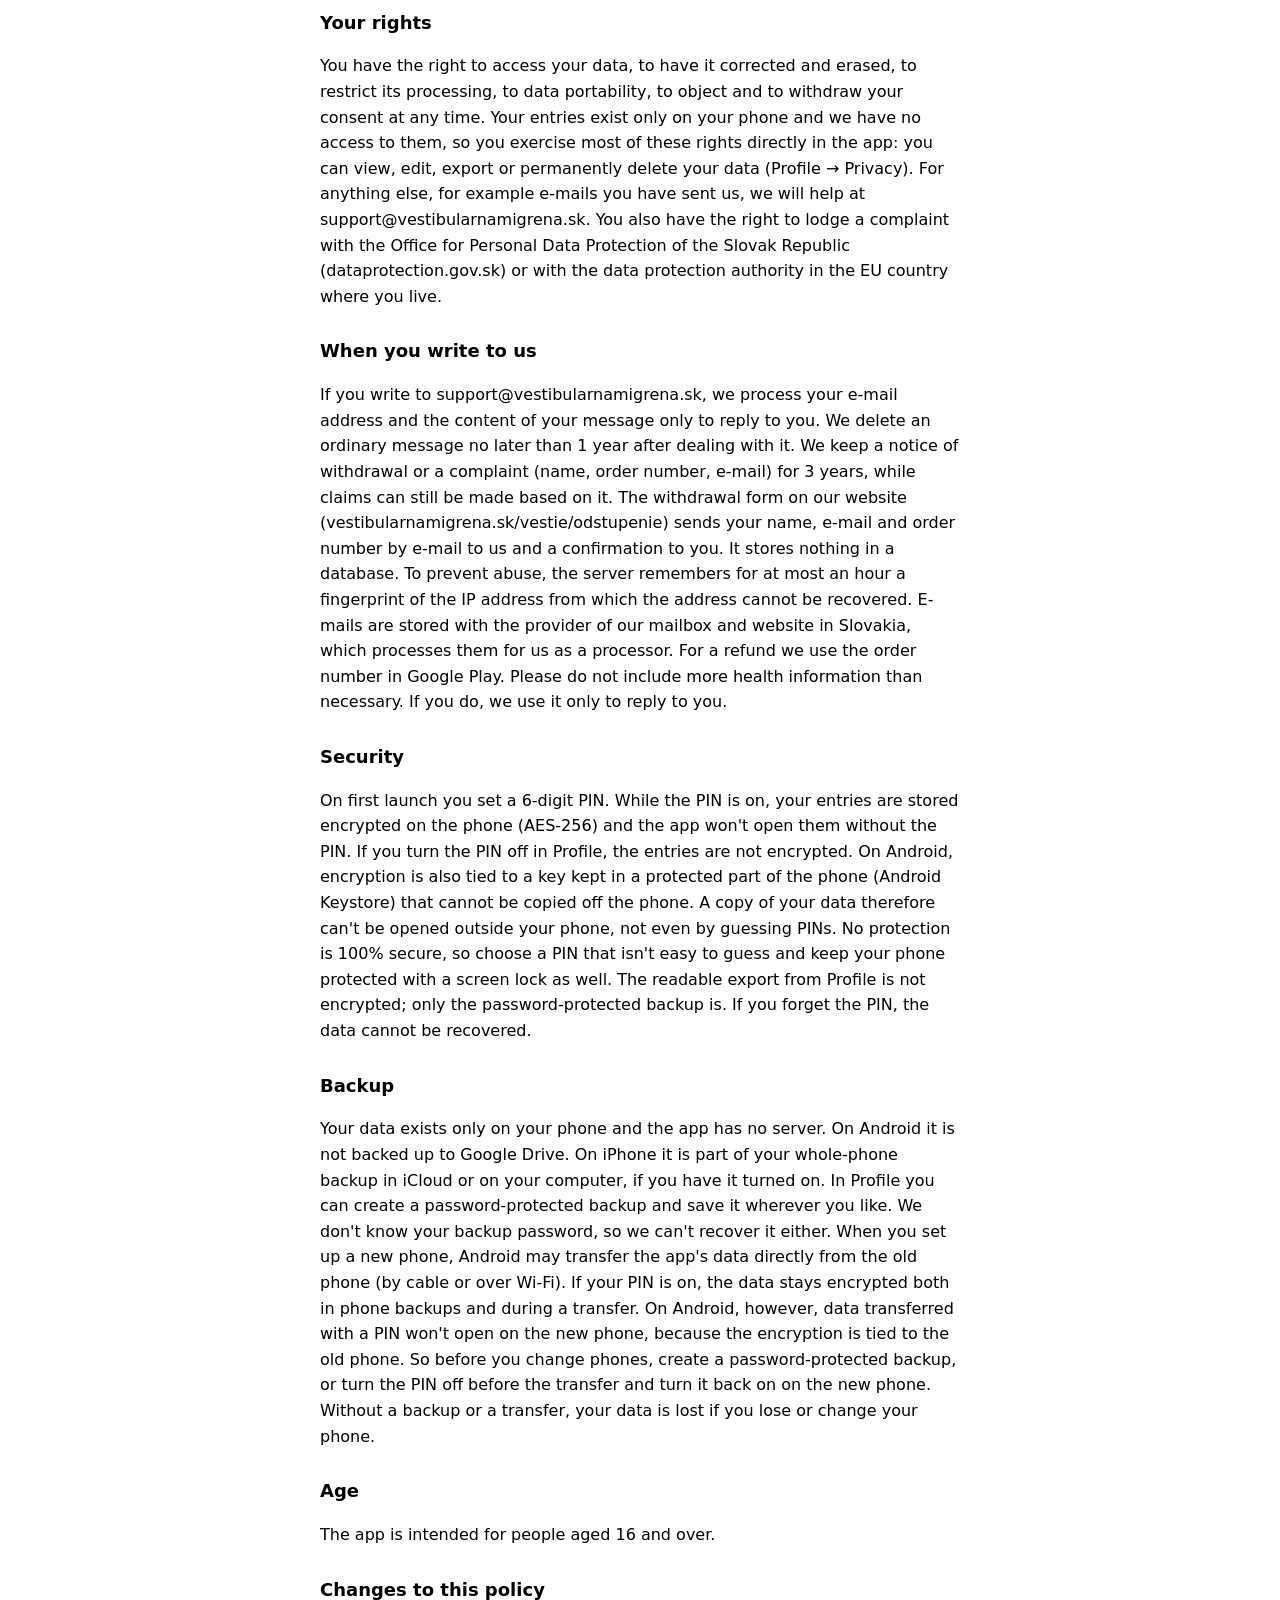
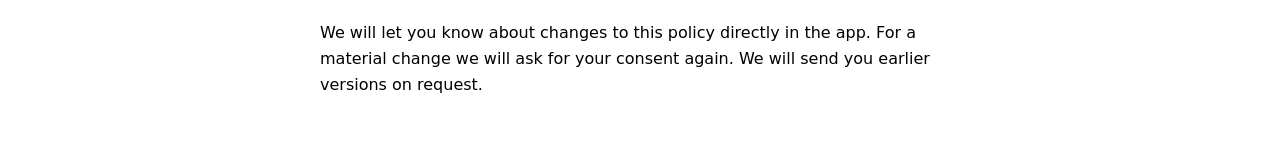
<file: privacypolicy.html>
<!doctype html>
<html lang="sk">
<head>
  <meta charset="utf-8" />
  <meta name="viewport" content="width=device-width, initial-scale=1" />
  <meta name="robots" content="noindex" />
  <title>Vestie – Zásady ochrany súkromia / Vestie – Zásady ochrany soukromí / Vestie – Privacy policy</title>
  <style>
    :root { color-scheme: light dark; }
    body { margin: 0 auto; max-width: 40rem; padding: 1.5rem 1rem 3rem; font: 1rem/1.6 system-ui, sans-serif; }
    h1 { font-size: 1.5rem; line-height: 1.3; }
    h2 { font-size: 1.125rem; margin-top: 1.75rem; }
    p { white-space: pre-line; }
    .meta { opacity: 0.75; font-size: 0.875rem; }
    .langs { display: flex; gap: 0.5rem 1.5rem; flex-wrap: wrap; }
    .langs a { display: inline-block; padding: 0.625rem 0; color: inherit; }
    article + article { margin-top: 3rem; padding-top: 1.5rem; border-top: 1px solid; }
  </style>
</head>
<body>
  <nav class="langs"><a href="#sk" hreflang="sk" lang="sk">Slovenčina</a><a href="#cs" hreflang="cs" lang="cs">Čeština</a><a href="#en" hreflang="en" lang="en">English</a></nav>
  <article id="sk" lang="sk">
    <h1>Zásady ochrany súkromia – Vestie</h1>
    <p class="meta">Verzia 2026-11-23</p>
    <h2>Kto je prevádzkovateľ</h2>
    <p>Prevádzkovateľom je IronPhysique s. r. o., Rovniankova 1691/24, 851 02 Bratislava, IČO 47321547. Kontakt pre otázky o osobných údajoch: support@vestibularnamigrena.sk, tel. +421 902 811 486.</p>
    <h2>Aké údaje appka spracúva</h2>
    <p>To, čo do nej zadáš: čo chceš sledovať (napríklad vestibulárnu migrénu), príznaky a ich intenzitu, epizódy a ich možné spúšťače, lieky a to, ako hodnotíš ich účinok, spánok, poznámky, voliteľne menštruačný cyklus a meno na pozdrav. S Vestie+ aj počasie a tlak vzduchu podľa približnej polohy a údaje zo zdravotných appiek, ak si to zapneš. Appka si v telefóne ukladá aj nastavenia, záznam o tvojom súhlase (čas a verzia zásad), stav predplatného s číslom objednávky a pri zapnutom počasí poslednú zaokrúhlenú polohu. Ide o údaje o zdraví, preto ich chránime osobitne.</p>
    <h2>Kde sú tvoje údaje</h2>
    <p>Záznamy z appky sú iba v tomto telefóne. Appka nemá server ani účet na internete, záznamy o zdraví nikam neodosiela a nemá reklamy ani vlastnú analytiku. K záznamom v appke prevádzkovateľ nemá prístup. Mimo telefónu sa dostanú iba vtedy, keď to urobíš ty (export, záloha, report) alebo pri zálohe a prenose celého telefónu, ako opisuje časť Zálohovanie. Google Play môže podľa nastavení tvojho telefónu zbierať súhrnné údaje o pádoch appky. Z nich nevieme zistiť, o koho ide.</p>
    <h2>Počasie a tlak (Vestie+)</h2>
    <p>Ak si túto funkciu zapneš, appka pri aktualizácii počasia (pri otvorení appky, najviac raz za 3 hodiny, alebo keď o ňu požiadaš) pošle poskytovateľovi počasia polohu zaokrúhlenú na približne 10 km, aby získala skutočné počasie a tlak vzduchu. Poskytovateľom je OpenWeather Ltd., 30 St Mary Axe, Londýn, Spojené kráľovstvo. Pre Spojené kráľovstvo má EÚ rozhodnutie o primeranej ochrane osobných údajov. Poskytovateľ pritom technicky vidí aj tvoju IP adresu, ako pri každej požiadavke na internet. Podľa svojich zásad ochrany súkromia (openweather.co.uk/privacy-policy) IP adresu ani polohu z týchto požiadaviek neukladá. Žiadne tvoje záznamy sa neodosielajú. Poslednú zaokrúhlenú polohu si appka pamätá v telefóne, kým funkciu nevypneš alebo kým neskončí Vestie+. Funkciu môžeš kedykoľvek vypnúť.</p>
    <h2>Prepojenie s aplikáciami zdravia (Vestie+)</h2>
    <p>Ak prepojíš Apple Zdravie alebo Health Connect, appka z nich iba číta vybrané údaje do tohto telefónu: spánok (čas zaspatia, prebudenia a dĺžku), kroky po dňoch a tréningy (iba druh, čas a trvanie). Pri prepojení načíta aj posledných 90 dní. Nič do nich nezapisuje a nikam ich neodosiela. Tieto údaje nepoužívame na reklamu, nepredávame ich a nikomu ich neposkytujeme. Prepojenie môžeš kedykoľvek zrušiť. To, čo sa už načítalo, ostane v tvojich záznamoch, kým to nevymažeš, a povolenie odoberieš v nastaveniach telefónu.</p>
    <h2>Predplatné</h2>
    <p>Platbu za Vestie+ vybavuje Google Play alebo Apple ako samostatný prevádzkovateľ podľa svojich podmienok a zásad a môže pri tom údaje spracúvať aj mimo EÚ. Tvoje platobné údaje nevidíme. Appka sa od obchodu dozvie, či je predplatné aktívne, kedy sa začalo a číslo objednávky (GPA.), a uloží si to v telefóne. My vidíme v účte vývojára v Google Play údaje o objednávke, ktoré nám sprístupní obchod (najmä číslo objednávky, dátum, sumu a krajinu), nie záznamy z appky. Používame ich na vrátenie peňazí a na účtovníctvo. Účtovné doklady uchovávame 10 rokov, ako ukladá zákon o účtovníctve, a vidí ich náš účtovník. Knižnica Google Play, cez ktorú appka predplatné kupuje a overuje, pošle pri tom Googlu aj technické údaje o tom, či nákup a spojenie fungujú (diagnostika). Appka ju zapne iba pri ponuke Vestie+, nákupe, obnovení nákupu a overení predplatného. Nie je v nich nič o tvojom zdraví.</p>
    <h2>Odkazy na web a komunitu</h2>
    <p>Appka obsahuje odkazy na web vestibularnamigrena.sk a na komunitu na Facebooku, Instagrame a Discorde. Nič im neodosiela. Keď odkaz otvoríš, opustíš appku a platia pravidlá a zásady danej služby.</p>
    <h2>Na čo slúžia</h2>
    <p>Na tvoje osobné sledovanie ťažkostí a na prehľad alebo report, ktorý môžeš ukázať lekárovi. Report sa vytvorí v telefóne a ty rozhodneš, komu ho dáš. Appka v telefóne ukazuje možné súvislosti v tvojich záznamoch, ale nerobí o tebe žiadne automatizované rozhodnutia s právnymi ani podobne závažnými účinkami.</p>
    <h2>Na akom základe</h2>
    <p>Záznamy v appke vrátane údajov o zdraví spracúvame na základe tvojho výslovného súhlasu (čl. 6 ods. 1 písm. a) a čl. 9 ods. 2 písm. a) GDPR). Platí to aj pre spánok, kroky a tréningy, ktoré si necháš načítať z Apple Zdravia alebo Health Connect. Súhlas môžeš kedykoľvek odvolať v Profile, údaje sa tým vymažú. Odvolanie nemá vplyv na zákonnosť spracúvania pred ním. Polohu na počasie appka posiela na základe tvojho súhlasu, ktorý dáš zapnutím funkcie a odvoláš jej vypnutím (čl. 6 ods. 1 písm. a) GDPR). Údaje o predplatnom Vestie+ (číslo objednávky, plán, dátumy) spracúvame, aby sme splnili zmluvu s tebou (čl. 6 ods. 1 písm. b) GDPR), a účtovné doklady preto, lebo nám to ukladá zákon (čl. 6 ods. 1 písm. c) GDPR). Na e-maily odpovedáme na základe oprávneného záujmu vybaviť tvoju otázku (čl. 6 ods. 1 písm. f) GDPR). Oznámenie o odstúpení od zmluvy a reklamácie vybavujeme, lebo nám to ukladá zákon (čl. 6 ods. 1 písm. c) GDPR), a po vybavení ich uchovávame na základe oprávneného záujmu brániť sa v prípadnom spore (čl. 6 ods. 1 písm. f) GDPR). Ak nám v e-maile sám/sama napíšeš niečo o svojom zdraví a na vybavenie to potrebujeme, opýtame sa ťa na výslovný súhlas (čl. 9 ods. 2 písm. a) GDPR). Pri reklamácii alebo odstúpení od zmluvy ich spracúvame aj na preukazovanie, uplatňovanie alebo obhajovanie právnych nárokov (čl. 9 ods. 2 písm. f) GDPR).</p>
    <h2>Musíš údaje poskytnúť?</h2>
    <p>Nie, zákon ani zmluva ti to neukladajú. Bez súhlasu so spracúvaním údajov o zdraví však appka nemôže fungovať, lebo denník bez nich nevznikne. Všetko ostatné je dobrovoľné: meno, menštruačný cyklus, počasie podľa polohy aj prepojenie so zdravotnými appkami môžeš vynechať a appka funguje ďalej. Pri odstúpení od zmluvy alebo reklamácii potrebujeme tvoje meno a e-mail, a ak ho vieš, aj číslo objednávky, inak ich nevieme vybaviť.</p>
    <h2>Ako dlho</h2>
    <p>Záznamy sú v telefóne, kým ich nevymažeš, neodvoláš súhlas alebo neodinštaluješ appku. Zálohu a exporty máš u seba ty a sám/sama rozhoduješ, kedy ich zmažeš. Číslo objednávky si appka pamätá, kým je predplatné aktívne. Lehoty pre e-maily sú v časti Keď nám napíšeš a pre účtovné doklady v časti Predplatné.</p>
    <h2>Tvoje práva</h2>
    <p>Máš právo na prístup k údajom, ich opravu a vymazanie, obmedzenie spracúvania, prenosnosť, právo namietať a právo kedykoľvek odvolať súhlas. Záznamy sú iba v tvojom telefóne a my k nim nemáme prístup, preto väčšinu práv uplatníš priamo v appke: údaje si pozrieš, upravíš, exportuješ do súboru alebo natrvalo vymažeš (Profil → Súkromie). S ostatným, napríklad s e-mailmi, ktoré si nám poslal/a, ti pomôžeme na support@vestibularnamigrena.sk. Máš aj právo podať sťažnosť na Úrad na ochranu osobných údajov Slovenskej republiky (dataprotection.gov.sk) alebo na dozorný úrad v krajine EÚ, kde žiješ.</p>
    <h2>Keď nám napíšeš</h2>
    <p>Ak napíšeš na support@vestibularnamigrena.sk, spracúvame tvoju e-mailovú adresu a obsah správy iba na to, aby sme ti odpovedali. Bežnú správu vymažeme najneskôr 1 rok po vybavení. Oznámenie o odstúpení a reklamáciu (meno, číslo objednávky, e-mail) uchovávame 3 roky, kým sa z nich dajú uplatniť nároky. Formulár na odstúpenie na našom webe (vestibularnamigrena.sk/vestie/odstupenie) pošle meno, e-mail a číslo objednávky e-mailom nám a potvrdenie tebe. Do databázy nič neukladá. Na ochranu pred zneužitím si server najviac hodinu pamätá odtlačok IP adresy, z ktorého sa adresa nedá zistiť. E-maily sú uložené u poskytovateľa našej e-mailovej schránky a webu na Slovensku, ktorý ich pre nás spracúva ako sprostredkovateľ. Pri vrátení peňazí použijeme číslo objednávky v Google Play. Do správy prosím nepíš viac údajov o zdraví, než treba. Ak ich napíšeš, použijeme ich iba na odpoveď tebe.</p>
    <h2>Zabezpečenie</h2>
    <p>Pri prvom spustení si nastavíš 6-miestny PIN. Kým je PIN zapnutý, záznamy sú v telefóne uložené zašifrované (AES-256) a appka ich bez PIN-u neotvorí. Ak PIN v Profile vypneš, záznamy zašifrované nie sú. V Androide je šifrovanie navyše naviazané na kľúč uložený v zabezpečenej časti telefónu (Android Keystore), ktorý sa z telefónu nedá skopírovať. Kópia údajov sa preto mimo tvojho telefónu nedá otvoriť ani skúšaním PIN-ov. Žiadne zabezpečenie nie je stopercentné, preto si zvoľ PIN, ktorý sa nedá ľahko uhádnuť, a telefón maj chránený aj zámkou obrazovky. Čitateľný export z Profilu zašifrovaný nie je, zašifrovaná je iba záloha chránená heslom. Ak PIN zabudneš, údaje nie je možné obnoviť.</p>
    <h2>Zálohovanie</h2>
    <p>Údaje sú iba v telefóne a appka nemá server. V Androide sa nezálohujú na Google Disk. Na iPhone sú súčasťou zálohy celého telefónu v iCloude alebo v počítači, ak ju máš zapnutú. V Profile si môžeš vytvoriť zálohu chránenú heslom a uložiť ju, kam chceš. Heslo k zálohe nepoznáme, preto ho nevieme ani obnoviť. Pri nastavovaní nového telefónu môže Android preniesť údaje appky priamo zo starého telefónu (káblom alebo cez Wi-Fi). Ak máš zapnutý PIN, údaje sú v zálohe telefónu aj pri prenose zašifrované. V Androide sa však prenesené údaje s PIN-om v novom telefóne neotvoria, lebo šifrovanie je naviazané na starý telefón. Pred výmenou telefónu si preto vytvor zálohu chránenú heslom, alebo pred prenosom PIN vypni a v novom telefóne ho znova zapni. Bez zálohy alebo prenosu sa pri strate či výmene telefónu údaje stratia.</p>
    <h2>Vek</h2>
    <p>Appka je určená pre ľudí od 16 rokov.</p>
    <h2>Zmeny zásad</h2>
    <p>O zmenách týchto zásad ťa upozorníme priamo v appke. Pri podstatnej zmene ťa požiadame o nový súhlas. Staršie znenia ti na požiadanie pošleme.</p>
  </article>

  <article id="cs" lang="cs">
    <h1>Zásady ochrany soukromí – Vestie</h1>
    <p class="meta">Verze 2026-11-23</p>
    <h2>Kdo je správce</h2>
    <p>Správcem je IronPhysique s. r. o., Rovniankova 1691/24, 851 02 Bratislava, IČO 47321547. Kontakt pro dotazy k osobním údajům: support@vestibularnamigrena.sk, tel. +421 902 811 486.</p>
    <h2>Jaké údaje appka zpracovává</h2>
    <p>To, co do ní zadáš: co chceš sledovat (například vestibulární migrénu), příznaky a jejich intenzitu, epizody a jejich možné spouštěče, léky a to, jak hodnotíš jejich účinek, spánek, poznámky, volitelně menstruační cyklus a jméno k pozdravu. S Vestie+ i počasí a tlak vzduchu podle přibližné polohy a údaje ze zdravotních aplikací, pokud si to zapneš. Appka si v telefonu ukládá i nastavení, záznam o tvém souhlasu (čas a verzi zásad), stav předplatného s číslem objednávky a při zapnutém počasí poslední zaokrouhlenou polohu. Jde o údaje o zdraví, proto je chráníme zvlášť.</p>
    <h2>Kde jsou tvé údaje</h2>
    <p>Záznamy z appky jsou jen v tomto telefonu. Appka nemá server ani účet na internetu, záznamy o zdraví nikam neodesílá a nemá reklamy ani vlastní analytiku. Správce k záznamům v appce nemá přístup. Mimo telefon se dostanou jen tehdy, když to uděláš ty (export, záloha, report), nebo při záloze a přenosu celého telefonu, jak popisuje část Zálohování. Google Play může podle nastavení tvého telefonu sbírat souhrnné údaje o pádech appky. Z nich nedokážeme zjistit, o koho jde.</p>
    <h2>Počasí a tlak (Vestie+)</h2>
    <p>Pokud si tuto funkci zapneš, appka při aktualizaci počasí (při otevření appky, nejvýše jednou za 3 hodiny, nebo když o ni požádáš) pošle poskytovateli počasí polohu zaokrouhlenou na přibližně 10 km, aby získala skutečné počasí a tlak vzduchu. Poskytovatelem je OpenWeather Ltd., 30 St Mary Axe, Londýn, Spojené království. Pro Spojené království má EU rozhodnutí o odpovídající ochraně osobních údajů. Poskytovatel přitom technicky vidí i tvou IP adresu, jako při každém požadavku na internet. Podle svých zásad ochrany soukromí (openweather.co.uk/privacy-policy) IP adresu ani polohu z těchto požadavků neukládá. Žádné tvé záznamy se neodesílají. Poslední zaokrouhlenou polohu si appka pamatuje v telefonu, dokud funkci nevypneš nebo dokud neskončí Vestie+. Funkci můžeš kdykoli vypnout.</p>
    <h2>Propojení se zdravotními aplikacemi (Vestie+)</h2>
    <p>Pokud propojíš Apple Zdraví nebo Health Connect, appka z nich jen čte vybrané údaje do tohoto telefonu: spánek (čas usnutí, probuzení a délku), kroky po dnech a tréninky (jen druh, čas a trvání). Při propojení načte i posledních 90 dní. Nic do nich nezapisuje a nikam je neodesílá. Tyto údaje nepoužíváme k reklamě, neprodáváme je a nikomu je neposkytujeme. Propojení můžeš kdykoli zrušit. To, co se už načetlo, zůstane v tvých záznamech, dokud to nesmažeš, a oprávnění odebereš v nastavení telefonu.</p>
    <h2>Předplatné</h2>
    <p>Platbu za Vestie+ vyřizuje Google Play nebo Apple jako samostatný správce podle svých podmínek a zásad a může přitom údaje zpracovávat i mimo EU. Tvé platební údaje nevidíme. Appka se od obchodu dozví, jestli je předplatné aktivní, kdy začalo, a číslo objednávky (GPA.), a uloží si to v telefonu. My vidíme v účtu vývojáře v Google Play údaje o objednávce, které nám zpřístupní obchod (zejména číslo objednávky, datum, částku a zemi), ne záznamy z appky. Používáme je k vrácení peněz a k účetnictví. Účetní doklady uchováváme 10 let, jak ukládá zákon o účetnictví, a vidí je náš účetní. Knihovna Google Play, přes kterou appka předplatné kupuje a ověřuje, přitom pošle Googlu i technické údaje o tom, jestli nákup a spojení fungují (diagnostika). Appka ji zapne jen při nabídce Vestie+, nákupu, obnovení nákupu a ověření předplatného. Není v nich nic o tvém zdraví.</p>
    <h2>Odkazy na web a komunitu</h2>
    <p>Appka obsahuje odkazy na web vestibularnamigrena.sk a na komunitu na Facebooku, Instagramu a Discordu. Nic jim neodesílá. Když odkaz otevřeš, opustíš appku a platí pravidla a zásady dané služby.</p>
    <h2>K čemu slouží</h2>
    <p>K tvému osobnímu sledování potíží a k přehledu nebo reportu, který můžeš ukázat lékaři. Report se vytvoří v telefonu a ty rozhodneš, komu ho dáš. Appka v telefonu ukazuje možné souvislosti v tvých záznamech, ale nedělá o tobě žádná automatizovaná rozhodnutí s právními ani podobně závažnými účinky.</p>
    <h2>Na jakém základě</h2>
    <p>Záznamy v appce včetně údajů o zdraví zpracováváme na základě tvého výslovného souhlasu (čl. 6 odst. 1 písm. a) a čl. 9 odst. 2 písm. a) GDPR). Platí to i pro spánek, kroky a tréninky, které si necháš načíst z Apple Zdraví nebo Health Connect. Souhlas můžeš kdykoli odvolat v Profilu, údaje se tím smažou. Odvolání nemá vliv na zákonnost zpracování před ním. Polohu pro počasí appka posílá na základě tvého souhlasu, který dáš zapnutím funkce a odvoláš jejím vypnutím (čl. 6 odst. 1 písm. a) GDPR). Údaje o předplatném Vestie+ (číslo objednávky, plán, data) zpracováváme, abychom splnili smlouvu s tebou (čl. 6 odst. 1 písm. b) GDPR), a účetní doklady proto, že nám to ukládá zákon (čl. 6 odst. 1 písm. c) GDPR). Na e-maily odpovídáme na základě oprávněného zájmu vyřídit tvůj dotaz (čl. 6 odst. 1 písm. f) GDPR). Oznámení o odstoupení od smlouvy a reklamace vyřizujeme, protože nám to ukládá zákon (čl. 6 odst. 1 písm. c) GDPR), a po vyřízení je uchováváme na základě oprávněného zájmu bránit se v případném sporu (čl. 6 odst. 1 písm. f) GDPR). Pokud nám v e-mailu sám/sama napíšeš něco o svém zdraví a k vyřízení to potřebujeme, zeptáme se tě na výslovný souhlas (čl. 9 odst. 2 písm. a) GDPR). Při reklamaci nebo odstoupení od smlouvy je zpracováváme i k prokazování, uplatňování nebo obhajobě právních nároků (čl. 9 odst. 2 písm. f) GDPR).</p>
    <h2>Musíš údaje poskytnout?</h2>
    <p>Ne, zákon ani smlouva ti to neukládají. Bez souhlasu se zpracováním údajů o zdraví však appka nemůže fungovat, protože deník bez nich nevznikne. Všechno ostatní je dobrovolné: jméno, menstruační cyklus, počasí podle polohy i propojení se zdravotními aplikacemi můžeš vynechat a appka funguje dál. Při odstoupení od smlouvy nebo reklamaci potřebujeme tvé jméno a e-mail, a pokud ho znáš, i číslo objednávky, jinak je nedokážeme vyřídit.</p>
    <h2>Jak dlouho</h2>
    <p>Záznamy jsou v telefonu, dokud je nesmažeš, neodvoláš souhlas nebo neodinstaluješ appku. Zálohu a exporty máš u sebe ty a sám/sama rozhoduješ, kdy je smažeš. Číslo objednávky si appka pamatuje, dokud je předplatné aktivní. Lhůty pro e-maily jsou v části Když nám napíšeš a pro účetní doklady v části Předplatné.</p>
    <h2>Tvá práva</h2>
    <p>Máš právo na přístup k údajům, jejich opravu a výmaz, omezení zpracování, přenositelnost, právo vznést námitku a právo kdykoli odvolat souhlas. Záznamy jsou jen v tvém telefonu a my k nim nemáme přístup, proto většinu práv uplatníš přímo v appce: údaje si prohlédneš, upravíš, exportuješ do souboru nebo natrvalo smažeš (Profil → Soukromí). S ostatním, například s e-maily, které jsi nám poslal/a, ti pomůžeme na support@vestibularnamigrena.sk. Máš také právo podat stížnost u Úřadu pro ochranu osobních údajů Slovenské republiky (dataprotection.gov.sk) nebo u dozorového úřadu v zemi EU, kde žiješ.</p>
    <h2>Když nám napíšeš</h2>
    <p>Pokud napíšeš na support@vestibularnamigrena.sk, zpracováváme tvou e-mailovou adresu a obsah zprávy jen proto, abychom ti odpověděli. Běžnou zprávu smažeme nejpozději 1 rok po vyřízení. Oznámení o odstoupení a reklamaci (jméno, číslo objednávky, e-mail) uchováváme 3 roky, dokud se z nich dají uplatnit nároky. Formulář pro odstoupení na našem webu (vestibularnamigrena.sk/vestie/odstupenie) pošle jméno, e-mail a číslo objednávky e-mailem nám a potvrzení tobě. Do databáze nic neukládá. K ochraně před zneužitím si server nejvýše hodinu pamatuje otisk IP adresy, ze kterého se adresa nedá zjistit. E-maily jsou uložené u poskytovatele naší e-mailové schránky a webu na Slovensku, který je pro nás zpracovává jako zpracovatel. Při vrácení peněz použijeme číslo objednávky v Google Play. Do zprávy prosím nepiš víc údajů o zdraví, než je nutné. Pokud je napíšeš, použijeme je jen k odpovědi tobě.</p>
    <h2>Zabezpečení</h2>
    <p>Při prvním spuštění si nastavíš 6místný PIN. Dokud je PIN zapnutý, záznamy jsou v telefonu uložené zašifrované (AES-256) a appka je bez PINu neotevře. Pokud PIN v Profilu vypneš, záznamy zašifrované nejsou. V Androidu je šifrování navíc navázané na klíč uložený v zabezpečené části telefonu (Android Keystore), který se z telefonu nedá zkopírovat. Kopie údajů se proto mimo tvůj telefon nedá otevřít ani zkoušením PINů. Žádné zabezpečení není stoprocentní, proto si zvol PIN, který se nedá snadno uhodnout, a telefon měj chráněný i zámkem obrazovky. Čitelný export z Profilu zašifrovaný není, zašifrovaná je jen záloha chráněná heslem. Pokud PIN zapomeneš, údaje nelze obnovit.</p>
    <h2>Zálohování</h2>
    <p>Údaje jsou jen v telefonu a appka nemá server. V Androidu se nezálohují na Disk Google. Na iPhonu jsou součástí zálohy celého telefonu v iCloudu nebo v počítači, pokud ji máš zapnutou. V Profilu si můžeš vytvořit zálohu chráněnou heslem a uložit ji, kam chceš. Heslo k záloze neznáme, proto ho nedokážeme ani obnovit. Při nastavování nového telefonu může Android přenést údaje appky přímo ze starého telefonu (kabelem nebo přes Wi-Fi). Pokud máš zapnutý PIN, údaje jsou v záloze telefonu i při přenosu zašifrované. V Androidu se však přenesené údaje s PINem v novém telefonu neotevřou, protože šifrování je navázané na starý telefon. Před výměnou telefonu si proto vytvoř zálohu chráněnou heslem, nebo před přenosem PIN vypni a v novém telefonu ho znovu zapni. Bez zálohy nebo přenosu se při ztrátě či výměně telefonu údaje ztratí.</p>
    <h2>Věk</h2>
    <p>Appka je určená pro lidi od 16 let.</p>
    <h2>Změny zásad</h2>
    <p>O změnách těchto zásad tě upozorníme přímo v appce. Při podstatné změně tě požádáme o nový souhlas. Starší znění ti na požádání pošleme.</p>
  </article>

  <article id="en" lang="en">
    <h1>Privacy policy – Vestie</h1>
    <p class="meta">Version 2026-11-23</p>
    <h2>Who is the controller</h2>
    <p>The controller is IronPhysique s. r. o., Rovniankova 1691/24, 851 02 Bratislava, Slovakia, company ID 47321547. Contact for questions about personal data: support@vestibularnamigrena.sk, phone +421 902 811 486.</p>
    <h2>What data the app processes</h2>
    <p>What you enter: what you want to track (for example vestibular migraine), symptoms and their intensity, episodes and their possible triggers, medications and how you rate their effect, sleep, notes, optionally your menstrual cycle and a name for the greeting. With Vestie+ also weather and air pressure for your approximate location and data from health apps, if you turn them on. The app also stores on the phone your settings, a record of your consent (time and policy version), the subscription status with the order number and, when weather is on, your last rounded location. This is health data, so we protect it specially.</p>
    <h2>Where your data is</h2>
    <p>Entries from the app are only on this phone. The app has no server or online account, sends no health entries anywhere and has no ads or analytics of its own. The controller has no access to the entries in the app. They leave the phone only when you do it yourself (export, backup, report) or with a backup or transfer of the whole phone, as described under Backups. Depending on your phone&#39;s settings, Google Play may collect aggregated data about app crashes. We cannot tell from it who you are.</p>
    <h2>Weather and pressure (Vestie+)</h2>
    <p>If you turn this feature on, when the weather is updated (when you open the app, at most once every 3 hours, or when you ask for it) the app sends your location, rounded to about 10 km, to the weather provider to get real weather and air pressure. The provider is OpenWeather Ltd., 30 St Mary Axe, London, United Kingdom. The EU has an adequacy decision for the United Kingdom. The provider technically also sees your IP address, as with any internet request. According to its privacy policy (openweather.co.uk/privacy-policy), it does not store the IP address or location from these requests. None of your entries are sent. The app remembers your last rounded location on the phone until you turn the feature off or Vestie+ ends. You can turn this off at any time.</p>
    <h2>Health apps connection (Vestie+)</h2>
    <p>If you connect Apple Health or Health Connect, the app only reads selected data from them into this phone: sleep (bedtime, wake time and duration), daily steps and workouts (type, time and duration only). When you connect, it also reads the last 90 days. It writes nothing to them and sends nothing anywhere. We do not use this data for advertising, sell it or share it with anyone. You can remove the connection at any time. What has already been read stays in your entries until you delete it, and you remove the permission in your phone&#39;s settings.</p>
    <h2>Subscription</h2>
    <p>Payment for Vestie+ is handled by Google Play or Apple as a separate controller under their own terms and policies, and they may process data outside the EU when doing so. We never see your payment details. The app learns from the store whether the subscription is active, when it started and the order number (GPA.), and stores this on the phone. In our Google Play developer account we see the order data the store makes available to us (mainly the order number, date, amount and country), not your entries from the app. We use it for refunds and accounting. We keep accounting records for 10 years, as required by the Accounting Act, and our accountant sees them. The Google Play library the app uses to buy and verify the subscription also sends Google technical data about whether the purchase and connection work (diagnostics). The app turns it on only for the Vestie+ offer, a purchase, restoring a purchase and verifying the subscription. It contains nothing about your health.</p>
    <h2>Links to the website and community</h2>
    <p>The app contains links to the vestibularnamigrena.sk website and to the community on Facebook, Instagram and Discord. It sends them nothing. When you open a link, you leave the app and the rules and policies of that service apply.</p>
    <h2>What it is for</h2>
    <p>For your personal tracking and for an overview or report you can show your doctor. The report is created on the phone and you decide who gets it. The app shows possible connections in your entries on the phone, but makes no automated decisions about you with legal or similarly significant effects.</p>
    <h2>Legal basis</h2>
    <p>We process the entries in the app, including health data, on the basis of your explicit consent (Art. 6(1)(a) and Art. 9(2)(a) GDPR). This also covers sleep, steps and workouts you choose to import from Apple Health or Health Connect. You can withdraw your consent at any time in your Profile; your data will then be deleted. Withdrawal does not affect the lawfulness of processing before it. The app sends your location for weather on the basis of your consent, which you give by turning the feature on and withdraw by turning it off (Art. 6(1)(a) GDPR). We process Vestie+ subscription data (order number, plan, dates) to perform our contract with you (Art. 6(1)(b) GDPR), and accounting records because the law requires us to (Art. 6(1)(c) GDPR). We answer e-mails on the basis of our legitimate interest in dealing with your request (Art. 6(1)(f) GDPR). We handle notices of withdrawal from the contract and complaints because the law requires us to (Art. 6(1)(c) GDPR), and after handling them we keep them on the basis of our legitimate interest in defending ourselves in a possible dispute (Art. 6(1)(f) GDPR). If you tell us something about your health in an email yourself and we need it to deal with your request, we will ask for your explicit consent (Art. 9(2)(a) GDPR). In a complaint or a withdrawal from the contract, we also process it to establish, exercise or defend legal claims (Art. 9(2)(f) GDPR).</p>
    <h2>Do you have to provide data?</h2>
    <p>No. Neither the law nor a contract requires it. However, the app cannot work without your consent to the processing of health data, because there is no diary without it. Everything else is optional: you can skip your name, menstrual cycle, location-based weather and the health apps connection, and the app keeps working. For a withdrawal from the contract or a complaint we need your name and e-mail and, if you know it, the order number, otherwise we cannot handle it.</p>
    <h2>How long</h2>
    <p>Entries stay on the phone until you delete them, withdraw your consent or uninstall the app. You keep the backup and exports yourself and decide when to delete them. The app remembers the order number while the subscription is active. Periods for e-mails are under When you write to us and for accounting records under Subscription.</p>
    <h2>Your rights</h2>
    <p>You have the right to access your data, to have it corrected and erased, to restrict its processing, to data portability, to object and to withdraw your consent at any time. Your entries exist only on your phone and we have no access to them, so you exercise most of these rights directly in the app: you can view, edit, export or permanently delete your data (Profile → Privacy). For anything else, for example e-mails you have sent us, we will help at support@vestibularnamigrena.sk. You also have the right to lodge a complaint with the Office for Personal Data Protection of the Slovak Republic (dataprotection.gov.sk) or with the data protection authority in the EU country where you live.</p>
    <h2>When you write to us</h2>
    <p>If you write to support@vestibularnamigrena.sk, we process your e-mail address and the content of your message only to reply to you. We delete an ordinary message no later than 1 year after dealing with it. We keep a notice of withdrawal or a complaint (name, order number, e-mail) for 3 years, while claims can still be made based on it. The withdrawal form on our website (vestibularnamigrena.sk/vestie/odstupenie) sends your name, e-mail and order number by e-mail to us and a confirmation to you. It stores nothing in a database. To prevent abuse, the server remembers for at most an hour a fingerprint of the IP address from which the address cannot be recovered. E-mails are stored with the provider of our mailbox and website in Slovakia, which processes them for us as a processor. For a refund we use the order number in Google Play. Please do not include more health information than necessary. If you do, we use it only to reply to you.</p>
    <h2>Security</h2>
    <p>On first launch you set a 6-digit PIN. While the PIN is on, your entries are stored encrypted on the phone (AES-256) and the app won&#39;t open them without the PIN. If you turn the PIN off in Profile, the entries are not encrypted. On Android, encryption is also tied to a key kept in a protected part of the phone (Android Keystore) that cannot be copied off the phone. A copy of your data therefore can&#39;t be opened outside your phone, not even by guessing PINs. No protection is 100% secure, so choose a PIN that isn&#39;t easy to guess and keep your phone protected with a screen lock as well. The readable export from Profile is not encrypted; only the password-protected backup is. If you forget the PIN, the data cannot be recovered.</p>
    <h2>Backup</h2>
    <p>Your data exists only on your phone and the app has no server. On Android it is not backed up to Google Drive. On iPhone it is part of your whole-phone backup in iCloud or on your computer, if you have it turned on. In Profile you can create a password-protected backup and save it wherever you like. We don&#39;t know your backup password, so we can&#39;t recover it either. When you set up a new phone, Android may transfer the app&#39;s data directly from the old phone (by cable or over Wi-Fi). If your PIN is on, the data stays encrypted both in phone backups and during a transfer. On Android, however, data transferred with a PIN won&#39;t open on the new phone, because the encryption is tied to the old phone. So before you change phones, create a password-protected backup, or turn the PIN off before the transfer and turn it back on on the new phone. Without a backup or a transfer, your data is lost if you lose or change your phone.</p>
    <h2>Age</h2>
    <p>The app is intended for people aged 16 and over.</p>
    <h2>Changes to this policy</h2>
    <p>We will let you know about changes to this policy directly in the app. For a material change we will ask for your consent again. We will send you earlier versions on request.</p>
  </article>
</body>
</html>
</file>
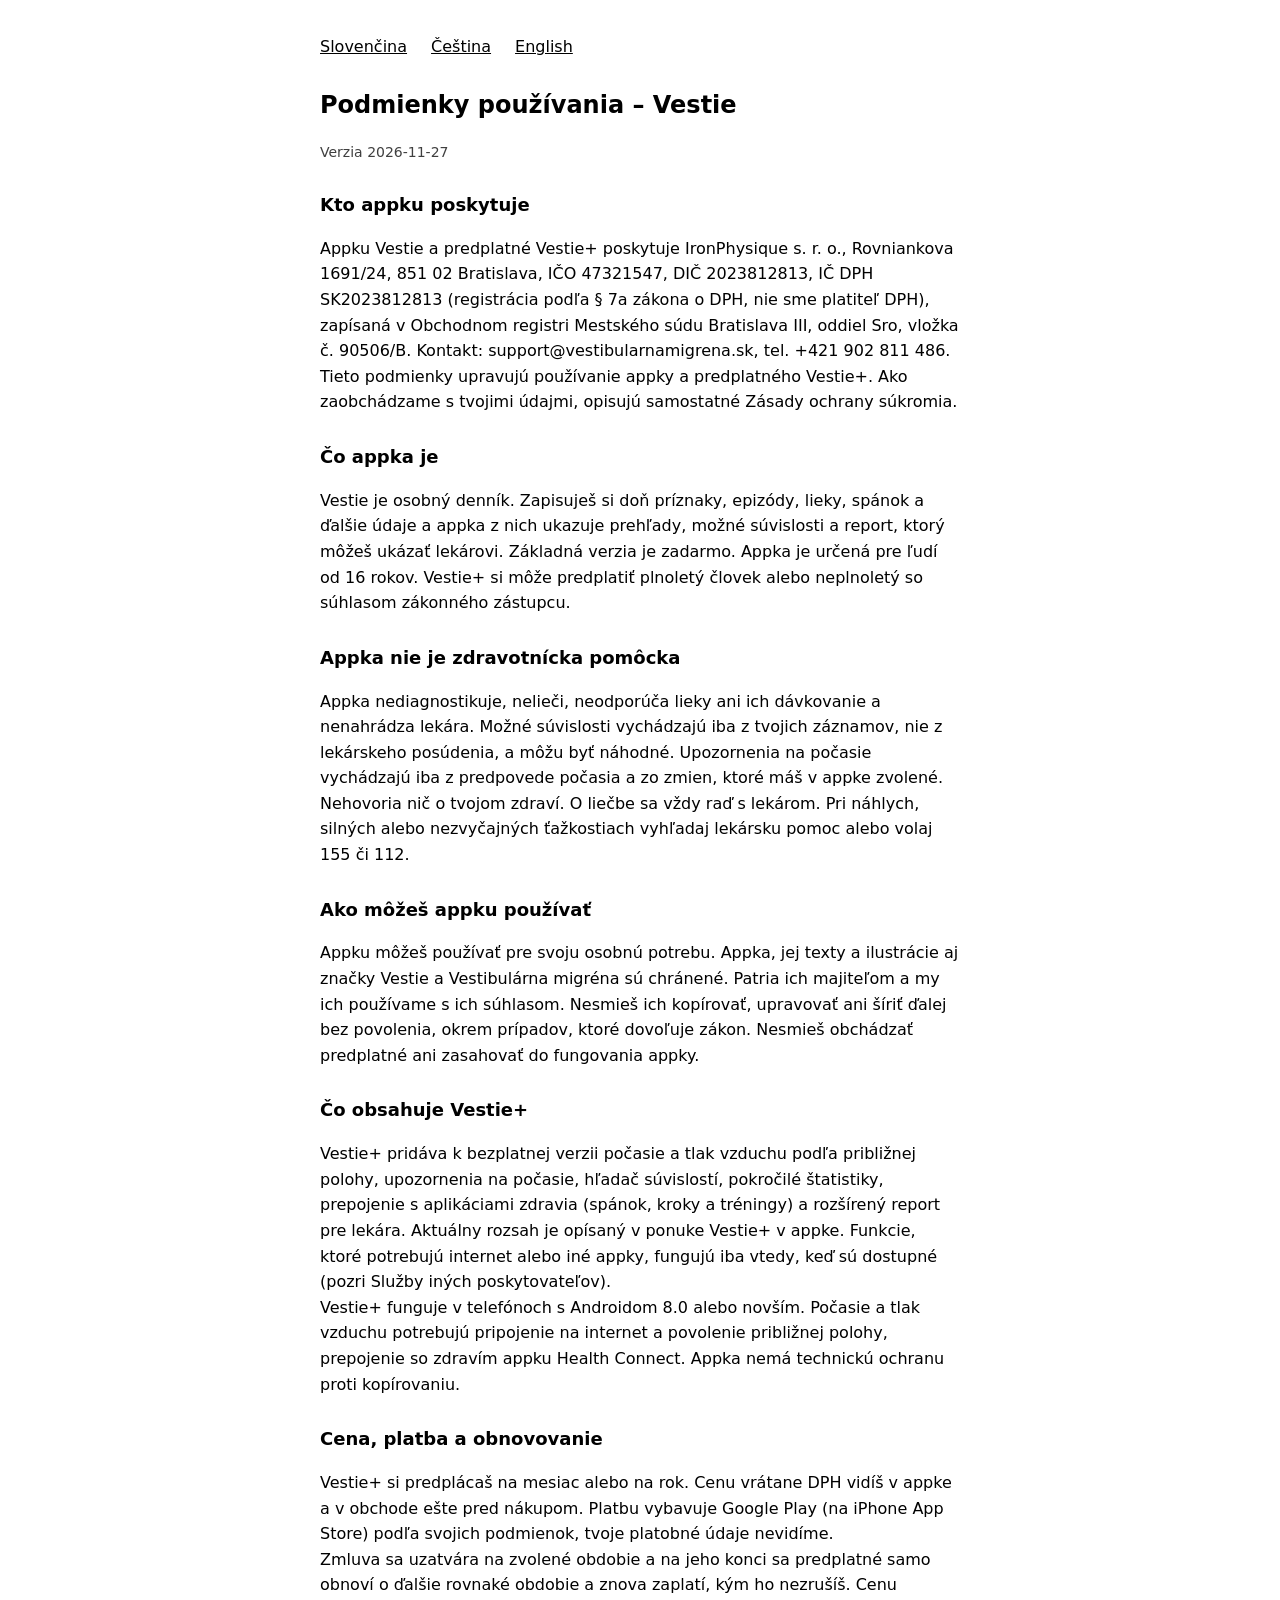
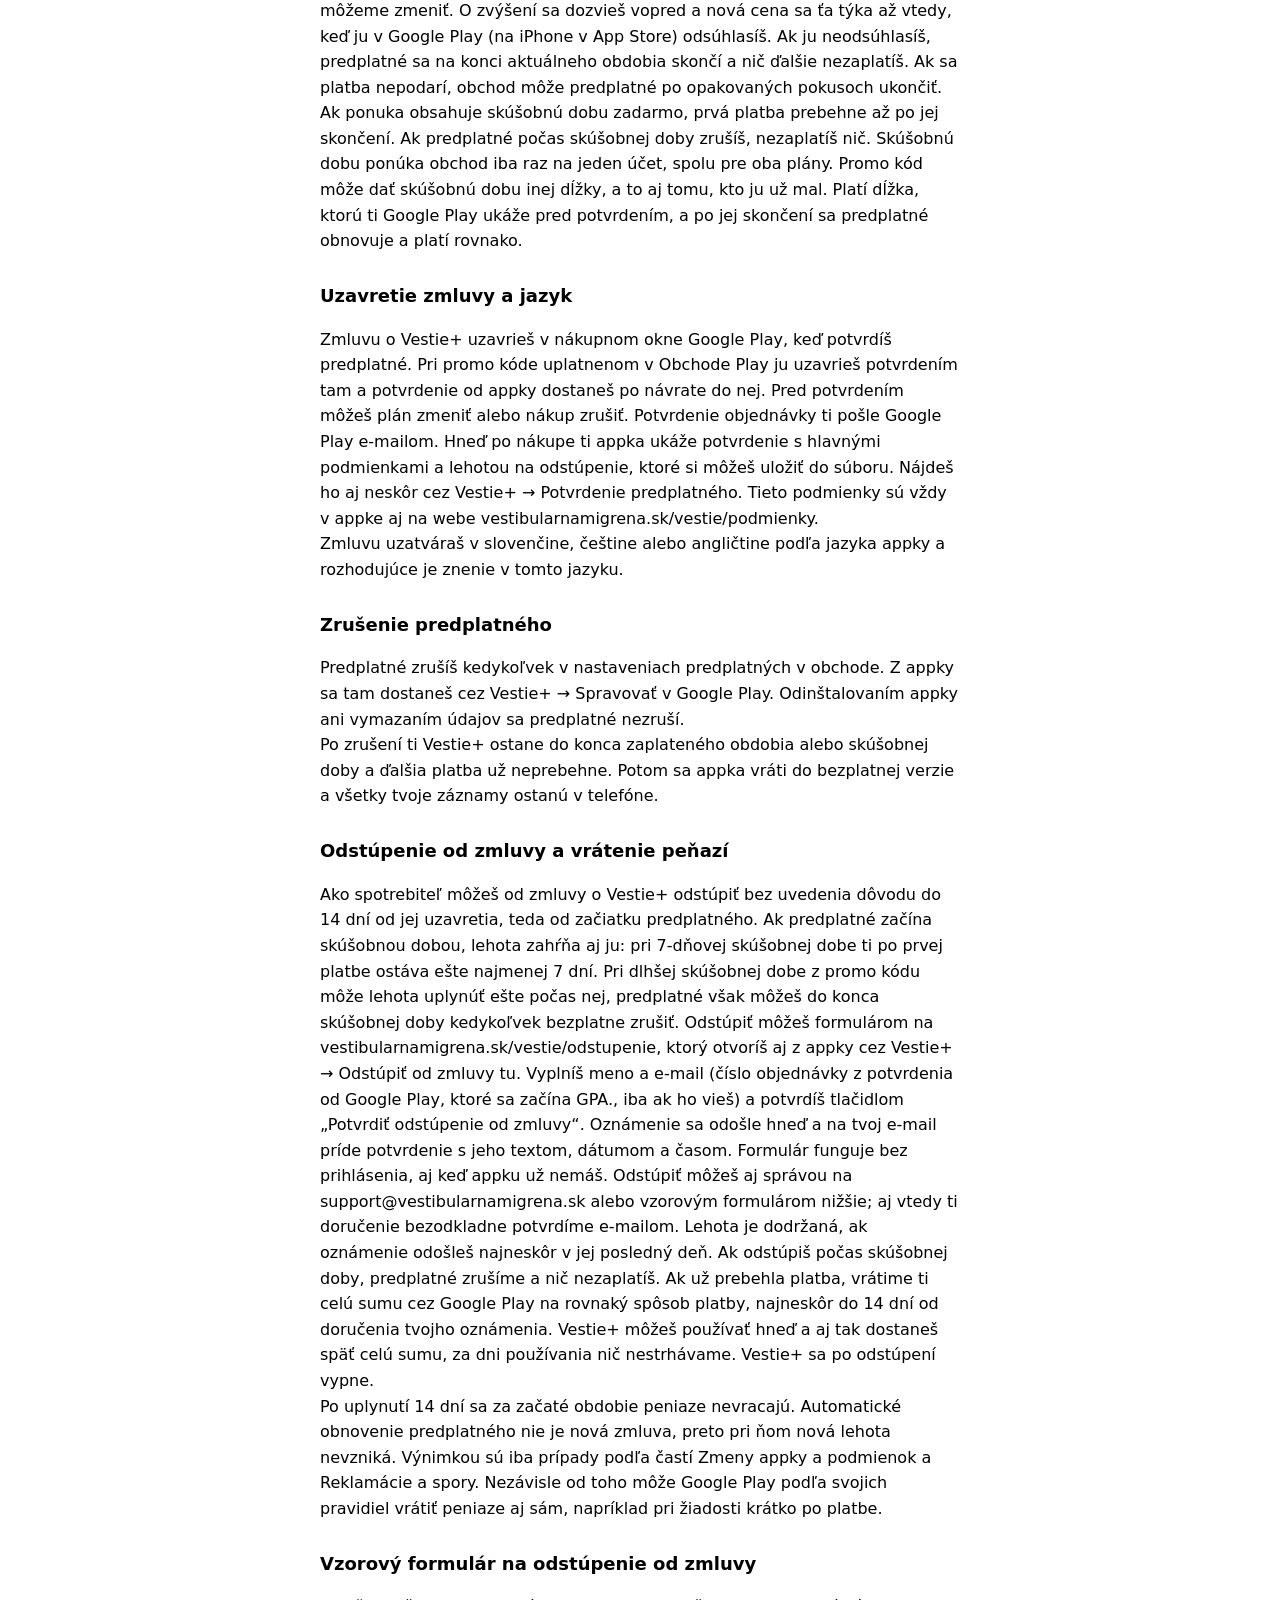
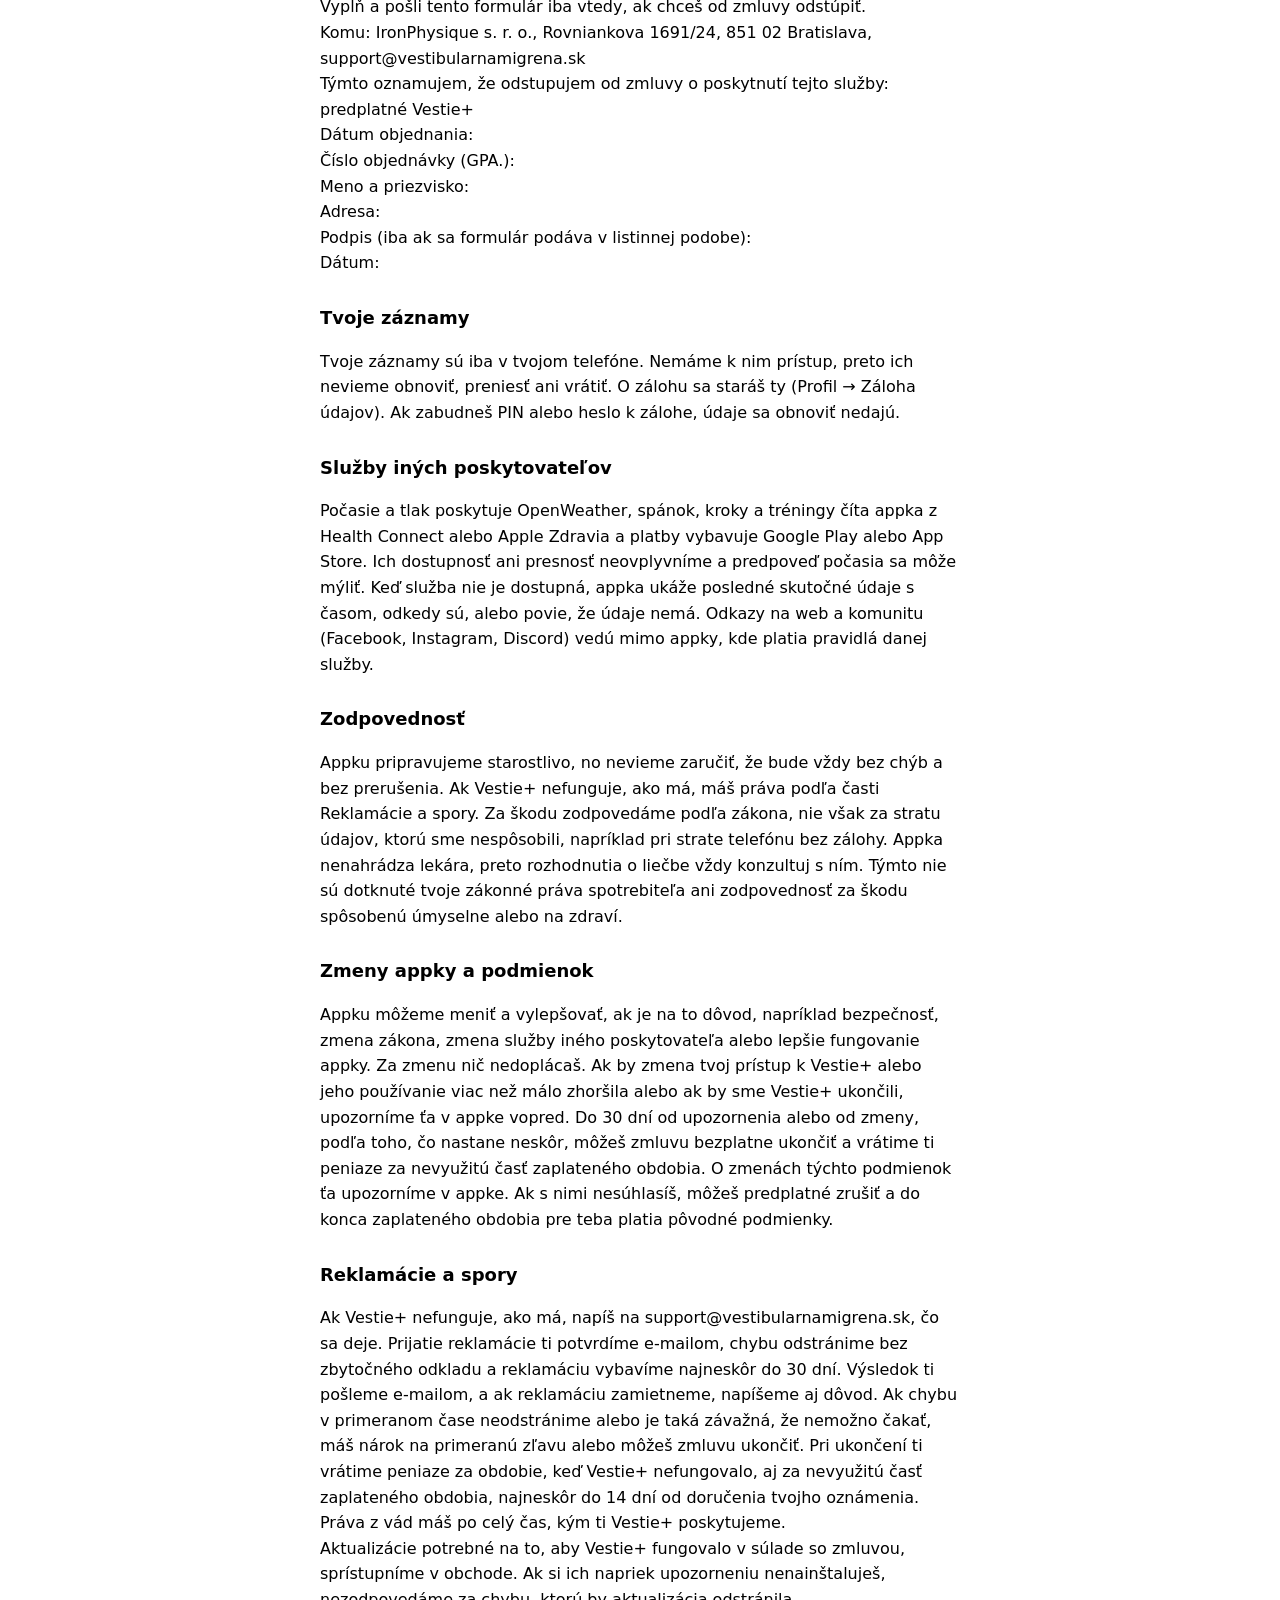
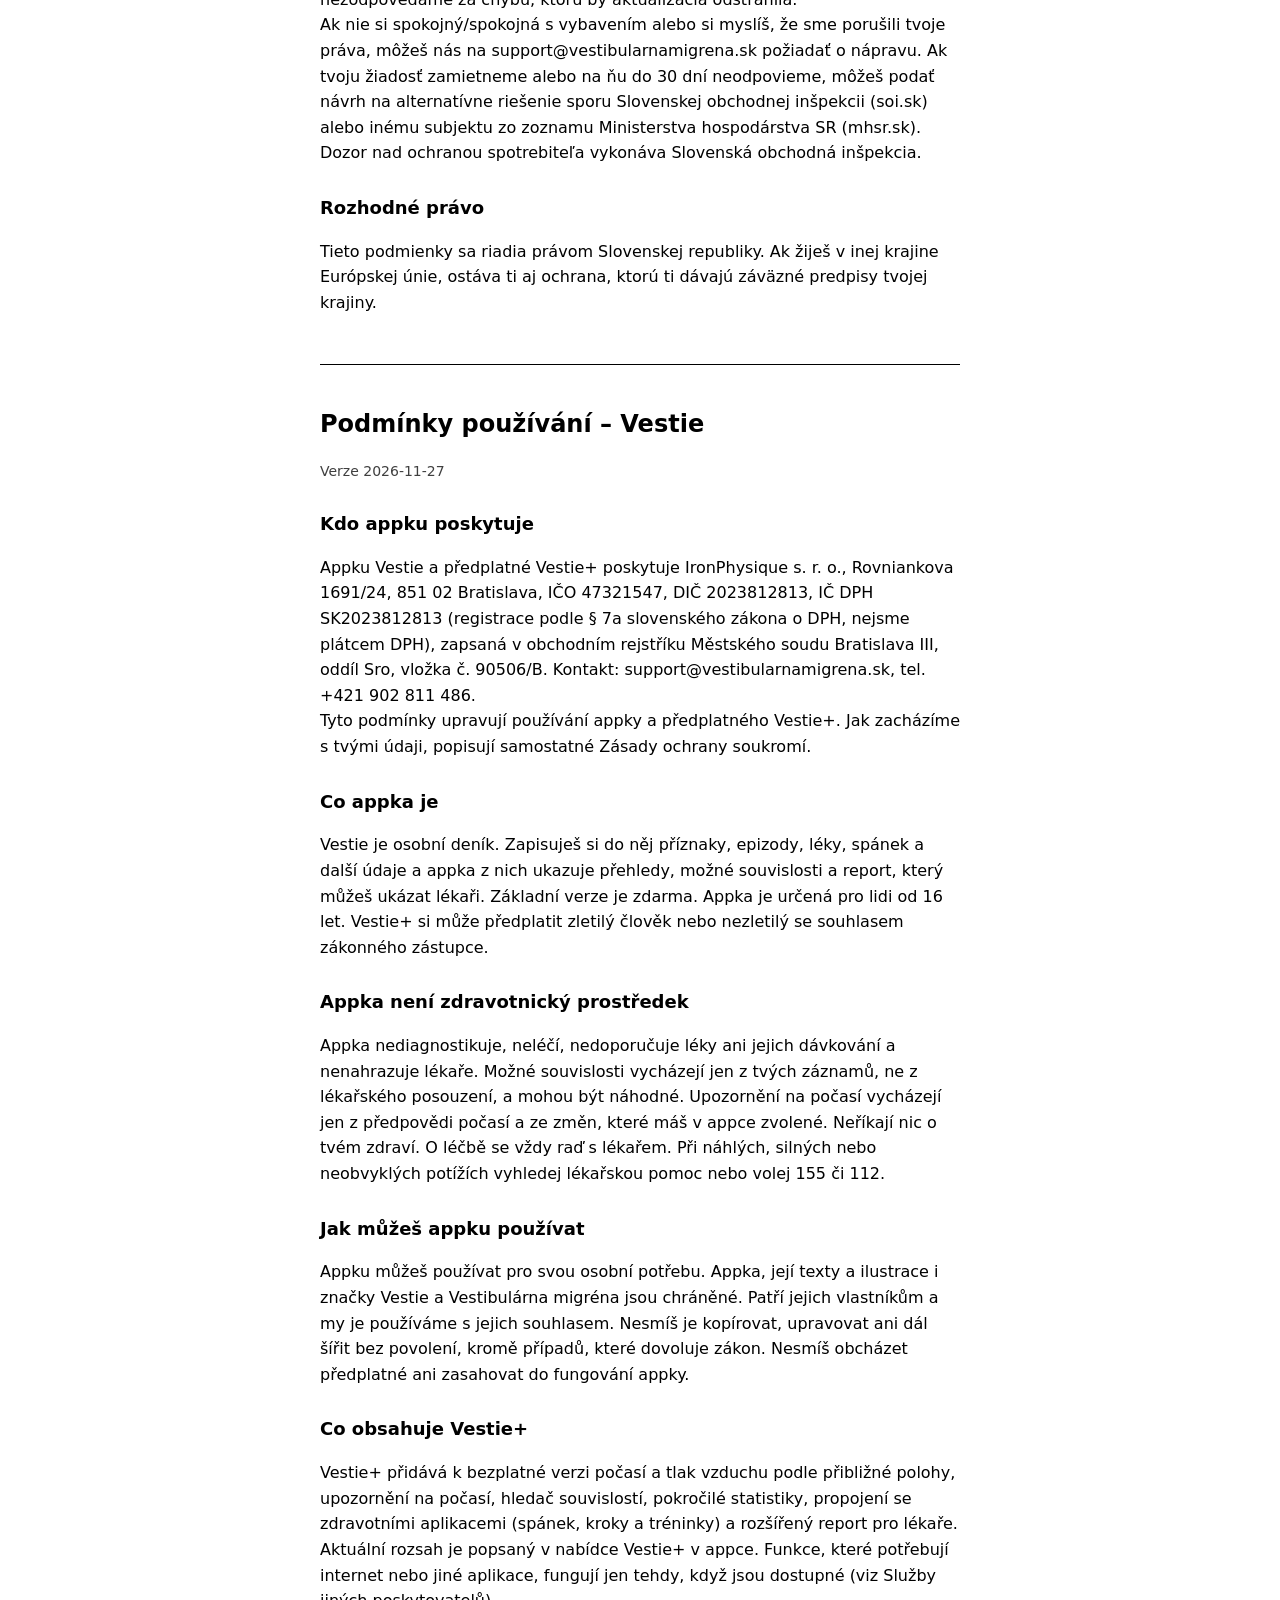
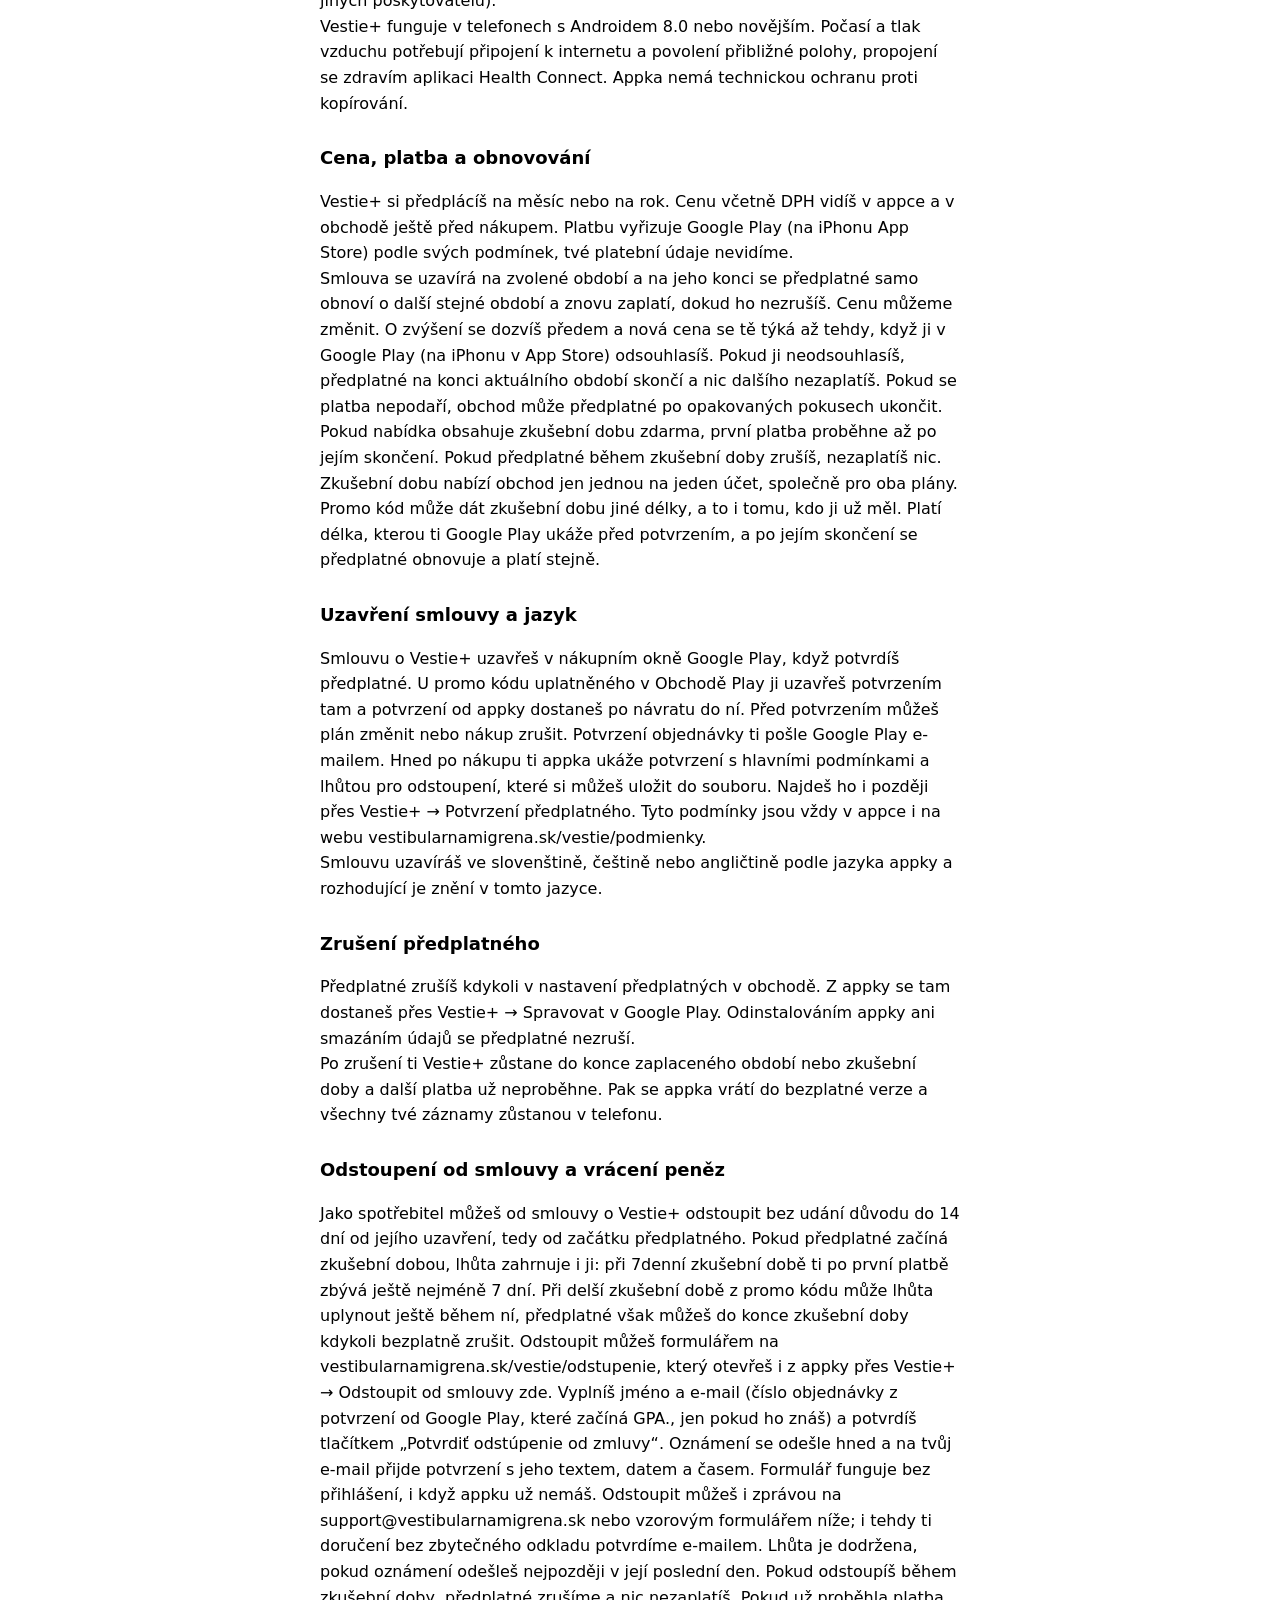
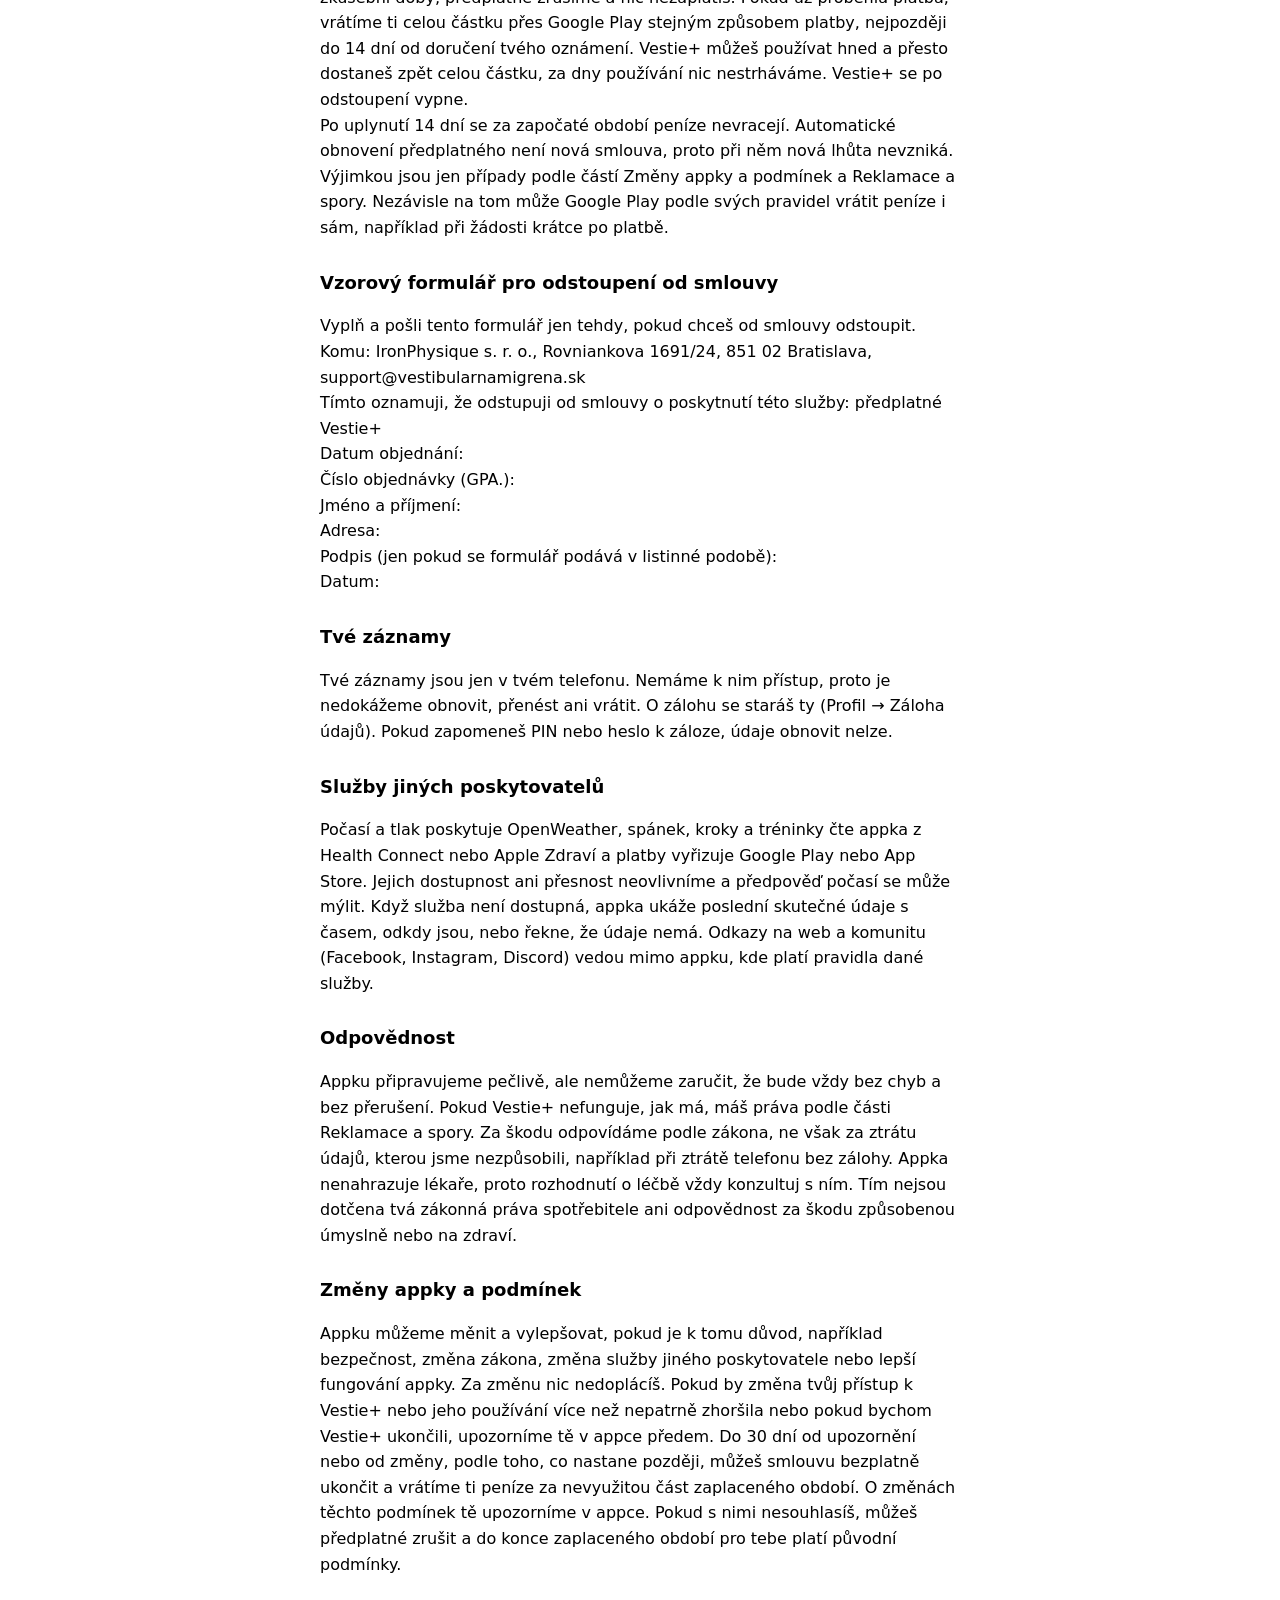
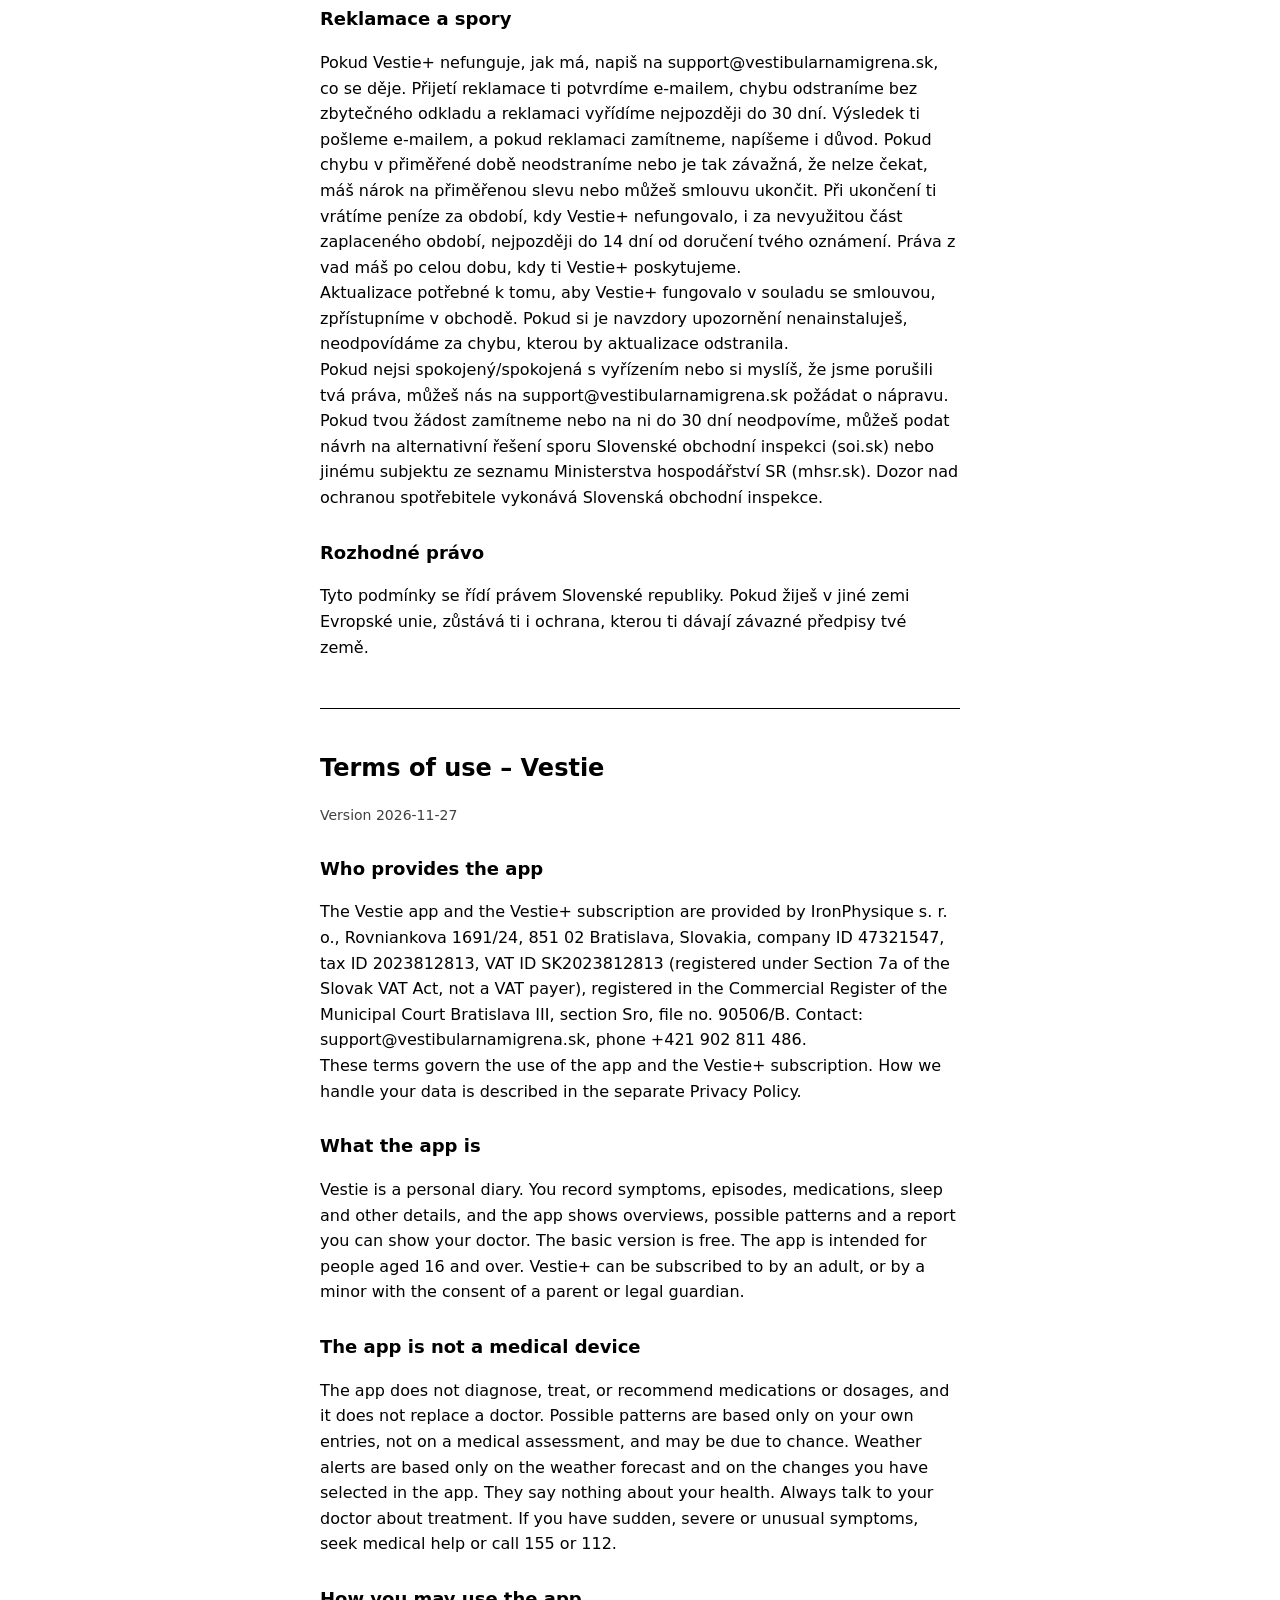
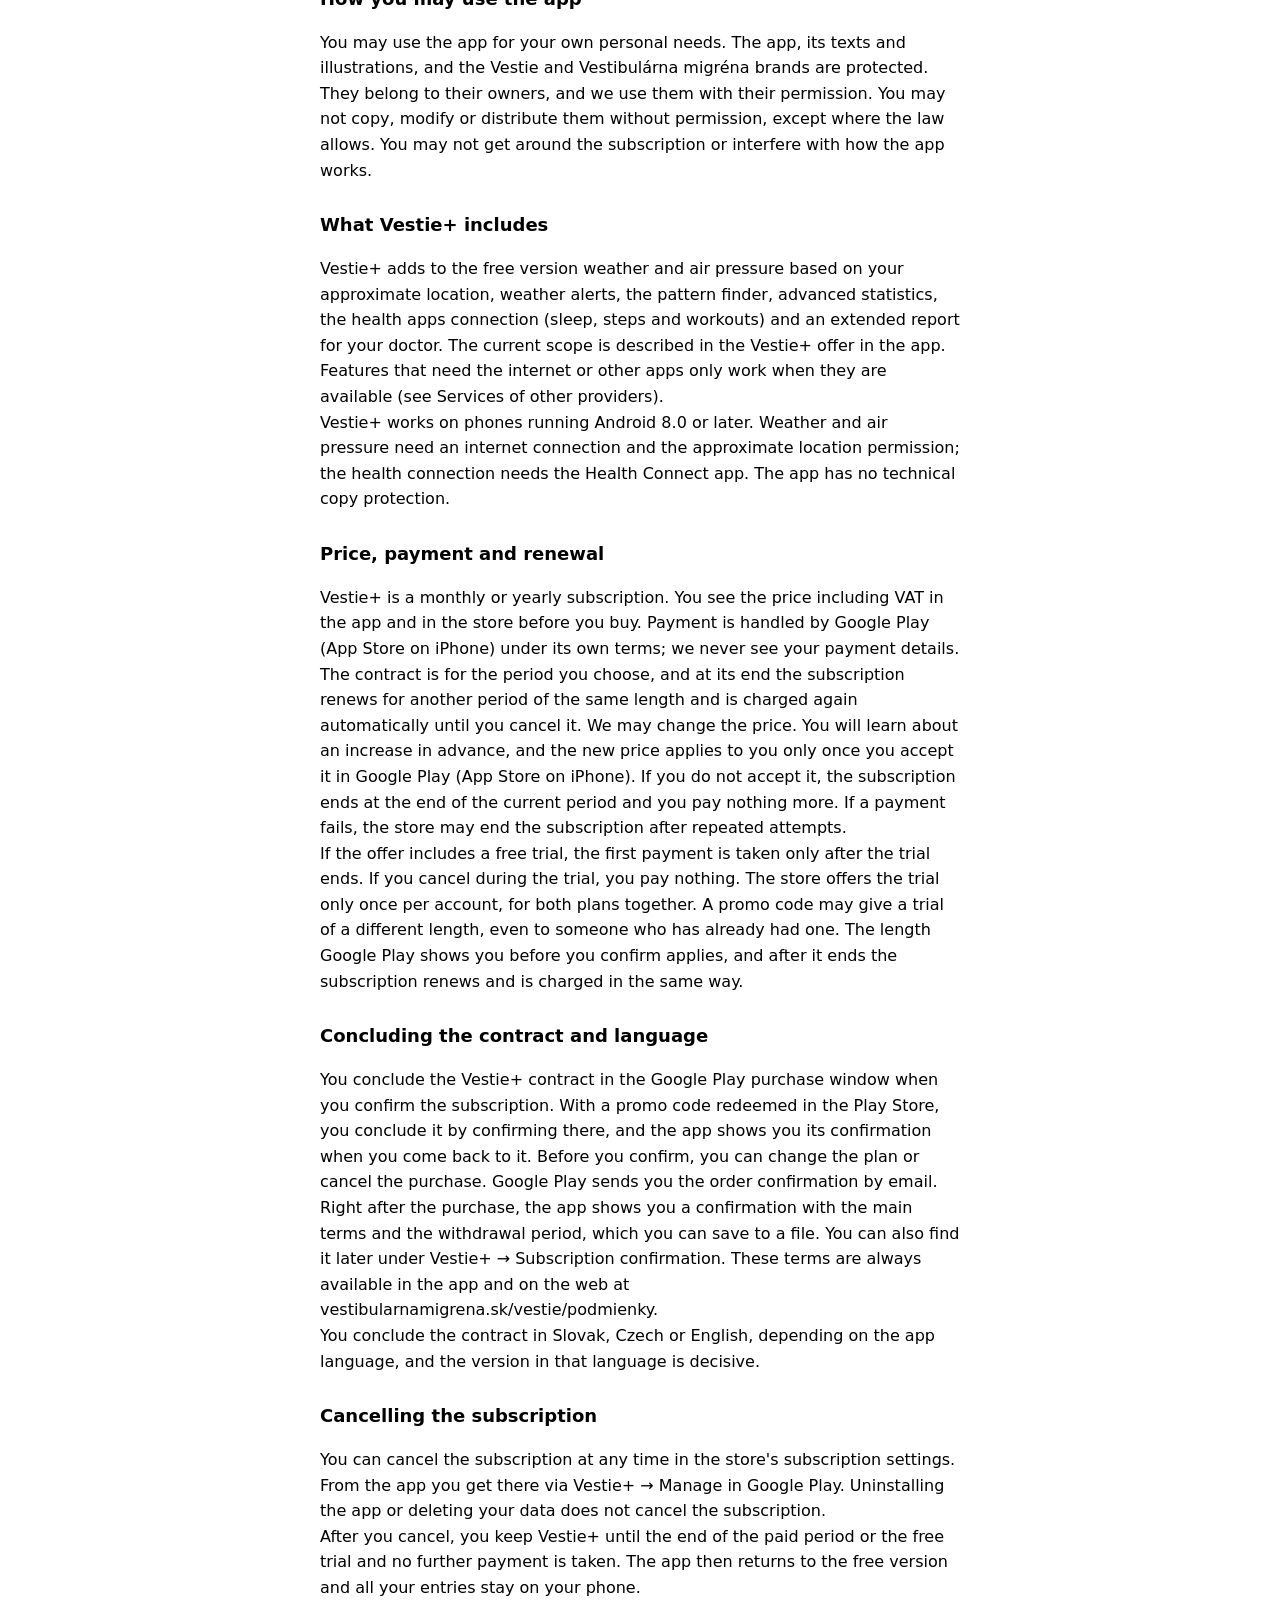
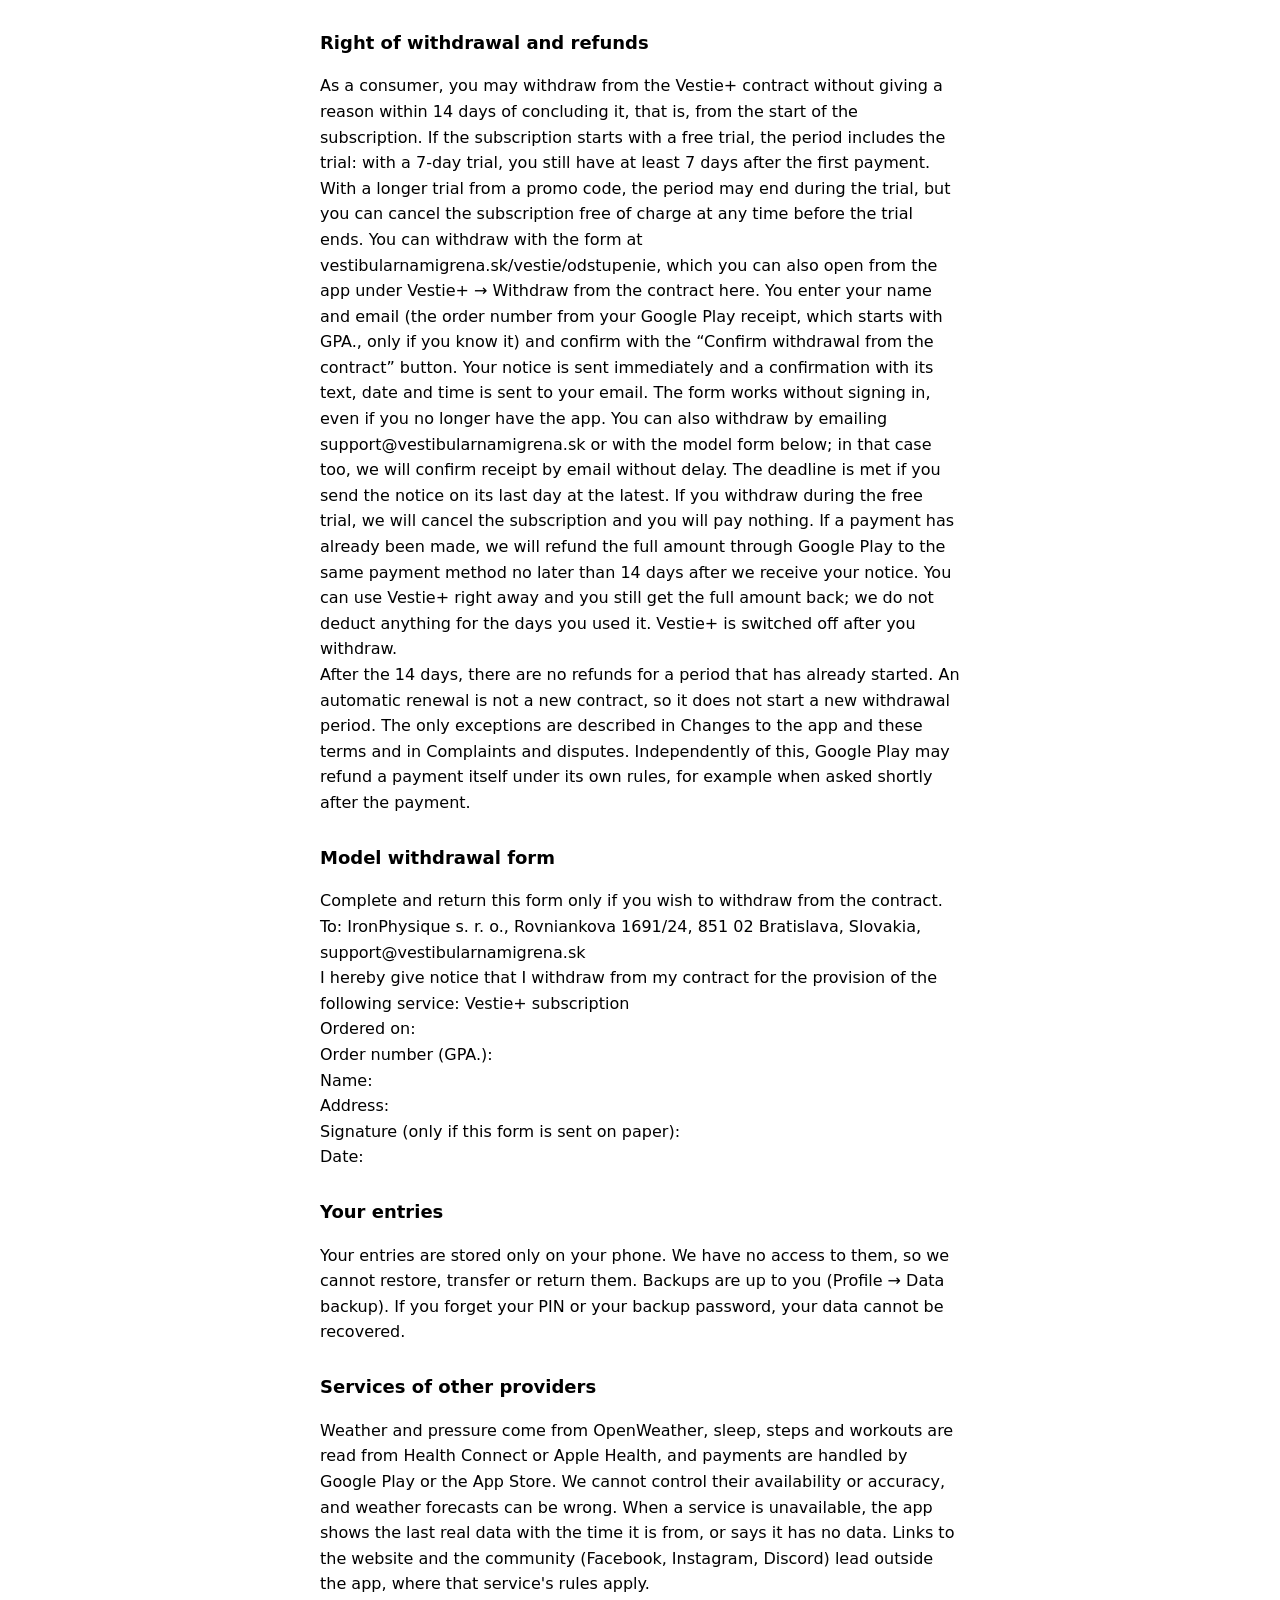
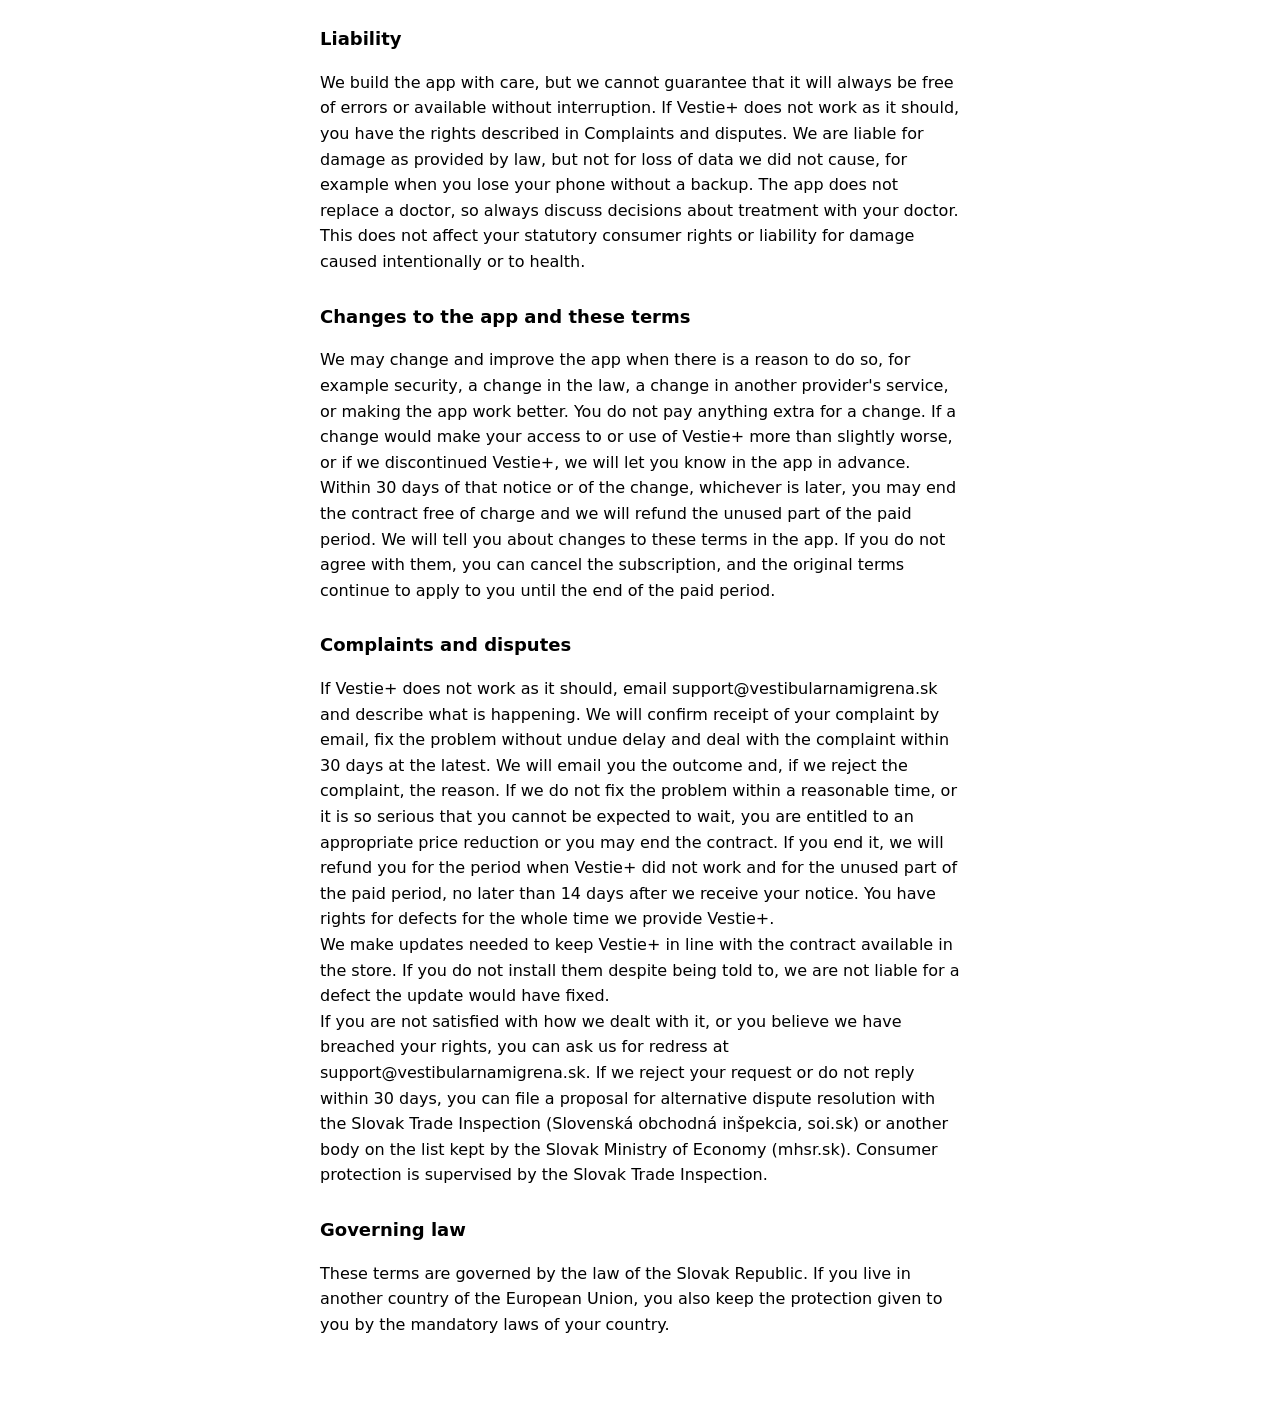
<file: terms.html>
<!doctype html>
<html lang="sk">
<head>
  <meta charset="utf-8" />
  <meta name="viewport" content="width=device-width, initial-scale=1" />
  <meta name="robots" content="noindex" />
  <title>Vestie – Podmienky používania / Vestie – Podmínky používání / Vestie – Terms of use</title>
  <style>
    :root { color-scheme: light dark; }
    body { margin: 0 auto; max-width: 40rem; padding: 1.5rem 1rem 3rem; font: 1rem/1.6 system-ui, sans-serif; }
    h1 { font-size: 1.5rem; line-height: 1.3; }
    h2 { font-size: 1.125rem; margin-top: 1.75rem; }
    p { white-space: pre-line; }
    .meta { opacity: 0.75; font-size: 0.875rem; }
    .langs { display: flex; gap: 0.5rem 1.5rem; flex-wrap: wrap; }
    .langs a { display: inline-block; padding: 0.625rem 0; color: inherit; }
    article + article { margin-top: 3rem; padding-top: 1.5rem; border-top: 1px solid; }
  </style>
</head>
<body>
  <nav class="langs"><a href="#sk" hreflang="sk" lang="sk">Slovenčina</a><a href="#cs" hreflang="cs" lang="cs">Čeština</a><a href="#en" hreflang="en" lang="en">English</a></nav>
  <article id="sk" lang="sk">
    <h1>Podmienky používania – Vestie</h1>
    <p class="meta">Verzia 2026-11-27</p>
    <h2>Kto appku poskytuje</h2>
    <p>Appku Vestie a predplatné Vestie+ poskytuje IronPhysique s. r. o., Rovniankova 1691/24, 851 02 Bratislava, IČO 47321547, DIČ 2023812813, IČ DPH SK2023812813 (registrácia podľa § 7a zákona o DPH, nie sme platiteľ DPH), zapísaná v Obchodnom registri Mestského súdu Bratislava III, oddiel Sro, vložka č. 90506/B. Kontakt: support@vestibularnamigrena.sk, tel. +421 902 811 486.
Tieto podmienky upravujú používanie appky a predplatného Vestie+. Ako zaobchádzame s tvojimi údajmi, opisujú samostatné Zásady ochrany súkromia.</p>
    <h2>Čo appka je</h2>
    <p>Vestie je osobný denník. Zapisuješ si doň príznaky, epizódy, lieky, spánok a ďalšie údaje a appka z nich ukazuje prehľady, možné súvislosti a report, ktorý môžeš ukázať lekárovi. Základná verzia je zadarmo. Appka je určená pre ľudí od 16 rokov. Vestie+ si môže predplatiť plnoletý človek alebo neplnoletý so súhlasom zákonného zástupcu.</p>
    <h2>Appka nie je zdravotnícka pomôcka</h2>
    <p>Appka nediagnostikuje, nelieči, neodporúča lieky ani ich dávkovanie a nenahrádza lekára. Možné súvislosti vychádzajú iba z tvojich záznamov, nie z lekárskeho posúdenia, a môžu byť náhodné. Upozornenia na počasie vychádzajú iba z predpovede počasia a zo zmien, ktoré máš v appke zvolené. Nehovoria nič o tvojom zdraví. O liečbe sa vždy raď s lekárom. Pri náhlych, silných alebo nezvyčajných ťažkostiach vyhľadaj lekársku pomoc alebo volaj 155 či 112.</p>
    <h2>Ako môžeš appku používať</h2>
    <p>Appku môžeš používať pre svoju osobnú potrebu. Appka, jej texty a ilustrácie aj značky Vestie a Vestibulárna migréna sú chránené. Patria ich majiteľom a my ich používame s ich súhlasom. Nesmieš ich kopírovať, upravovať ani šíriť ďalej bez povolenia, okrem prípadov, ktoré dovoľuje zákon. Nesmieš obchádzať predplatné ani zasahovať do fungovania appky.</p>
    <h2>Čo obsahuje Vestie+</h2>
    <p>Vestie+ pridáva k bezplatnej verzii počasie a tlak vzduchu podľa približnej polohy, upozornenia na počasie, hľadač súvislostí, pokročilé štatistiky, prepojenie s aplikáciami zdravia (spánok, kroky a tréningy) a rozšírený report pre lekára. Aktuálny rozsah je opísaný v ponuke Vestie+ v appke. Funkcie, ktoré potrebujú internet alebo iné appky, fungujú iba vtedy, keď sú dostupné (pozri Služby iných poskytovateľov).
Vestie+ funguje v telefónoch s Androidom 8.0 alebo novším. Počasie a tlak vzduchu potrebujú pripojenie na internet a povolenie približnej polohy, prepojenie so zdravím appku Health Connect. Appka nemá technickú ochranu proti kopírovaniu.</p>
    <h2>Cena, platba a obnovovanie</h2>
    <p>Vestie+ si predplácaš na mesiac alebo na rok. Cenu vrátane DPH vidíš v appke a v obchode ešte pred nákupom. Platbu vybavuje Google Play (na iPhone App Store) podľa svojich podmienok, tvoje platobné údaje nevidíme.
Zmluva sa uzatvára na zvolené obdobie a na jeho konci sa predplatné samo obnoví o ďalšie rovnaké obdobie a znova zaplatí, kým ho nezrušíš. Cenu môžeme zmeniť. O zvýšení sa dozvieš vopred a nová cena sa ťa týka až vtedy, keď ju v Google Play (na iPhone v App Store) odsúhlasíš. Ak ju neodsúhlasíš, predplatné sa na konci aktuálneho obdobia skončí a nič ďalšie nezaplatíš. Ak sa platba nepodarí, obchod môže predplatné po opakovaných pokusoch ukončiť.
Ak ponuka obsahuje skúšobnú dobu zadarmo, prvá platba prebehne až po jej skončení. Ak predplatné počas skúšobnej doby zrušíš, nezaplatíš nič. Skúšobnú dobu ponúka obchod iba raz na jeden účet, spolu pre oba plány. Promo kód môže dať skúšobnú dobu inej dĺžky, a to aj tomu, kto ju už mal. Platí dĺžka, ktorú ti Google Play ukáže pred potvrdením, a po jej skončení sa predplatné obnovuje a platí rovnako.</p>
    <h2>Uzavretie zmluvy a jazyk</h2>
    <p>Zmluvu o Vestie+ uzavrieš v nákupnom okne Google Play, keď potvrdíš predplatné. Pri promo kóde uplatnenom v Obchode Play ju uzavrieš potvrdením tam a potvrdenie od appky dostaneš po návrate do nej. Pred potvrdením môžeš plán zmeniť alebo nákup zrušiť. Potvrdenie objednávky ti pošle Google Play e-mailom. Hneď po nákupe ti appka ukáže potvrdenie s hlavnými podmienkami a lehotou na odstúpenie, ktoré si môžeš uložiť do súboru. Nájdeš ho aj neskôr cez Vestie+ → Potvrdenie predplatného. Tieto podmienky sú vždy v appke aj na webe vestibularnamigrena.sk/vestie/podmienky.
Zmluvu uzatváraš v slovenčine, češtine alebo angličtine podľa jazyka appky a rozhodujúce je znenie v tomto jazyku.</p>
    <h2>Zrušenie predplatného</h2>
    <p>Predplatné zrušíš kedykoľvek v nastaveniach predplatných v obchode. Z appky sa tam dostaneš cez Vestie+ → Spravovať v Google Play. Odinštalovaním appky ani vymazaním údajov sa predplatné nezruší.
Po zrušení ti Vestie+ ostane do konca zaplateného obdobia alebo skúšobnej doby a ďalšia platba už neprebehne. Potom sa appka vráti do bezplatnej verzie a všetky tvoje záznamy ostanú v telefóne.</p>
    <h2>Odstúpenie od zmluvy a vrátenie peňazí</h2>
    <p>Ako spotrebiteľ môžeš od zmluvy o Vestie+ odstúpiť bez uvedenia dôvodu do 14 dní od jej uzavretia, teda od začiatku predplatného. Ak predplatné začína skúšobnou dobou, lehota zahŕňa aj ju: pri 7-dňovej skúšobnej dobe ti po prvej platbe ostáva ešte najmenej 7 dní. Pri dlhšej skúšobnej dobe z promo kódu môže lehota uplynúť ešte počas nej, predplatné však môžeš do konca skúšobnej doby kedykoľvek bezplatne zrušiť. Odstúpiť môžeš formulárom na vestibularnamigrena.sk/vestie/odstupenie, ktorý otvoríš aj z appky cez Vestie+ → Odstúpiť od zmluvy tu. Vyplníš meno a e-mail (číslo objednávky z potvrdenia od Google Play, ktoré sa začína GPA., iba ak ho vieš) a potvrdíš tlačidlom „Potvrdiť odstúpenie od zmluvy“. Oznámenie sa odošle hneď a na tvoj e-mail príde potvrdenie s jeho textom, dátumom a časom. Formulár funguje bez prihlásenia, aj keď appku už nemáš. Odstúpiť môžeš aj správou na support@vestibularnamigrena.sk alebo vzorovým formulárom nižšie; aj vtedy ti doručenie bezodkladne potvrdíme e-mailom. Lehota je dodržaná, ak oznámenie odošleš najneskôr v jej posledný deň. Ak odstúpiš počas skúšobnej doby, predplatné zrušíme a nič nezaplatíš. Ak už prebehla platba, vrátime ti celú sumu cez Google Play na rovnaký spôsob platby, najneskôr do 14 dní od doručenia tvojho oznámenia. Vestie+ môžeš používať hneď a aj tak dostaneš späť celú sumu, za dni používania nič nestrhávame. Vestie+ sa po odstúpení vypne.
Po uplynutí 14 dní sa za začaté obdobie peniaze nevracajú. Automatické obnovenie predplatného nie je nová zmluva, preto pri ňom nová lehota nevzniká. Výnimkou sú iba prípady podľa častí Zmeny appky a podmienok a Reklamácie a spory. Nezávisle od toho môže Google Play podľa svojich pravidiel vrátiť peniaze aj sám, napríklad pri žiadosti krátko po platbe.</p>
    <h2>Vzorový formulár na odstúpenie od zmluvy</h2>
    <p>Vyplň a pošli tento formulár iba vtedy, ak chceš od zmluvy odstúpiť.
Komu: IronPhysique s. r. o., Rovniankova 1691/24, 851 02 Bratislava, support@vestibularnamigrena.sk
Týmto oznamujem, že odstupujem od zmluvy o poskytnutí tejto služby: predplatné Vestie+
Dátum objednania:
Číslo objednávky (GPA.):
Meno a priezvisko:
Adresa:
Podpis (iba ak sa formulár podáva v listinnej podobe):
Dátum:</p>
    <h2>Tvoje záznamy</h2>
    <p>Tvoje záznamy sú iba v tvojom telefóne. Nemáme k nim prístup, preto ich nevieme obnoviť, preniesť ani vrátiť. O zálohu sa staráš ty (Profil → Záloha údajov). Ak zabudneš PIN alebo heslo k zálohe, údaje sa obnoviť nedajú.</p>
    <h2>Služby iných poskytovateľov</h2>
    <p>Počasie a tlak poskytuje OpenWeather, spánok, kroky a tréningy číta appka z Health Connect alebo Apple Zdravia a platby vybavuje Google Play alebo App Store. Ich dostupnosť ani presnosť neovplyvníme a predpoveď počasia sa môže mýliť. Keď služba nie je dostupná, appka ukáže posledné skutočné údaje s časom, odkedy sú, alebo povie, že údaje nemá. Odkazy na web a komunitu (Facebook, Instagram, Discord) vedú mimo appky, kde platia pravidlá danej služby.</p>
    <h2>Zodpovednosť</h2>
    <p>Appku pripravujeme starostlivo, no nevieme zaručiť, že bude vždy bez chýb a bez prerušenia. Ak Vestie+ nefunguje, ako má, máš práva podľa časti Reklamácie a spory. Za škodu zodpovedáme podľa zákona, nie však za stratu údajov, ktorú sme nespôsobili, napríklad pri strate telefónu bez zálohy. Appka nenahrádza lekára, preto rozhodnutia o liečbe vždy konzultuj s ním. Týmto nie sú dotknuté tvoje zákonné práva spotrebiteľa ani zodpovednosť za škodu spôsobenú úmyselne alebo na zdraví.</p>
    <h2>Zmeny appky a podmienok</h2>
    <p>Appku môžeme meniť a vylepšovať, ak je na to dôvod, napríklad bezpečnosť, zmena zákona, zmena služby iného poskytovateľa alebo lepšie fungovanie appky. Za zmenu nič nedoplácaš. Ak by zmena tvoj prístup k Vestie+ alebo jeho používanie viac než málo zhoršila alebo ak by sme Vestie+ ukončili, upozorníme ťa v appke vopred. Do 30 dní od upozornenia alebo od zmeny, podľa toho, čo nastane neskôr, môžeš zmluvu bezplatne ukončiť a vrátime ti peniaze za nevyužitú časť zaplateného obdobia. O zmenách týchto podmienok ťa upozorníme v appke. Ak s nimi nesúhlasíš, môžeš predplatné zrušiť a do konca zaplateného obdobia pre teba platia pôvodné podmienky.</p>
    <h2>Reklamácie a spory</h2>
    <p>Ak Vestie+ nefunguje, ako má, napíš na support@vestibularnamigrena.sk, čo sa deje. Prijatie reklamácie ti potvrdíme e-mailom, chybu odstránime bez zbytočného odkladu a reklamáciu vybavíme najneskôr do 30 dní. Výsledok ti pošleme e-mailom, a ak reklamáciu zamietneme, napíšeme aj dôvod. Ak chybu v primeranom čase neodstránime alebo je taká závažná, že nemožno čakať, máš nárok na primeranú zľavu alebo môžeš zmluvu ukončiť. Pri ukončení ti vrátime peniaze za obdobie, keď Vestie+ nefungovalo, aj za nevyužitú časť zaplateného obdobia, najneskôr do 14 dní od doručenia tvojho oznámenia. Práva z vád máš po celý čas, kým ti Vestie+ poskytujeme.
Aktualizácie potrebné na to, aby Vestie+ fungovalo v súlade so zmluvou, sprístupníme v obchode. Ak si ich napriek upozorneniu nenainštaluješ, nezodpovedáme za chybu, ktorú by aktualizácia odstránila.
Ak nie si spokojný/spokojná s vybavením alebo si myslíš, že sme porušili tvoje práva, môžeš nás na support@vestibularnamigrena.sk požiadať o nápravu. Ak tvoju žiadosť zamietneme alebo na ňu do 30 dní neodpovieme, môžeš podať návrh na alternatívne riešenie sporu Slovenskej obchodnej inšpekcii (soi.sk) alebo inému subjektu zo zoznamu Ministerstva hospodárstva SR (mhsr.sk). Dozor nad ochranou spotrebiteľa vykonáva Slovenská obchodná inšpekcia.</p>
    <h2>Rozhodné právo</h2>
    <p>Tieto podmienky sa riadia právom Slovenskej republiky. Ak žiješ v inej krajine Európskej únie, ostáva ti aj ochrana, ktorú ti dávajú záväzné predpisy tvojej krajiny.</p>
  </article>

  <article id="cs" lang="cs">
    <h1>Podmínky používání – Vestie</h1>
    <p class="meta">Verze 2026-11-27</p>
    <h2>Kdo appku poskytuje</h2>
    <p>Appku Vestie a předplatné Vestie+ poskytuje IronPhysique s. r. o., Rovniankova 1691/24, 851 02 Bratislava, IČO 47321547, DIČ 2023812813, IČ DPH SK2023812813 (registrace podle § 7a slovenského zákona o DPH, nejsme plátcem DPH), zapsaná v obchodním rejstříku Městského soudu Bratislava III, oddíl Sro, vložka č. 90506/B. Kontakt: support@vestibularnamigrena.sk, tel. +421 902 811 486.
Tyto podmínky upravují používání appky a předplatného Vestie+. Jak zacházíme s tvými údaji, popisují samostatné Zásady ochrany soukromí.</p>
    <h2>Co appka je</h2>
    <p>Vestie je osobní deník. Zapisuješ si do něj příznaky, epizody, léky, spánek a další údaje a appka z nich ukazuje přehledy, možné souvislosti a report, který můžeš ukázat lékaři. Základní verze je zdarma. Appka je určená pro lidi od 16 let. Vestie+ si může předplatit zletilý člověk nebo nezletilý se souhlasem zákonného zástupce.</p>
    <h2>Appka není zdravotnický prostředek</h2>
    <p>Appka nediagnostikuje, neléčí, nedoporučuje léky ani jejich dávkování a nenahrazuje lékaře. Možné souvislosti vycházejí jen z tvých záznamů, ne z lékařského posouzení, a mohou být náhodné. Upozornění na počasí vycházejí jen z předpovědi počasí a ze změn, které máš v appce zvolené. Neříkají nic o tvém zdraví. O léčbě se vždy raď s lékařem. Při náhlých, silných nebo neobvyklých potížích vyhledej lékařskou pomoc nebo volej 155 či 112.</p>
    <h2>Jak můžeš appku používat</h2>
    <p>Appku můžeš používat pro svou osobní potřebu. Appka, její texty a ilustrace i značky Vestie a Vestibulárna migréna jsou chráněné. Patří jejich vlastníkům a my je používáme s jejich souhlasem. Nesmíš je kopírovat, upravovat ani dál šířit bez povolení, kromě případů, které dovoluje zákon. Nesmíš obcházet předplatné ani zasahovat do fungování appky.</p>
    <h2>Co obsahuje Vestie+</h2>
    <p>Vestie+ přidává k bezplatné verzi počasí a tlak vzduchu podle přibližné polohy, upozornění na počasí, hledač souvislostí, pokročilé statistiky, propojení se zdravotními aplikacemi (spánek, kroky a tréninky) a rozšířený report pro lékaře. Aktuální rozsah je popsaný v nabídce Vestie+ v appce. Funkce, které potřebují internet nebo jiné aplikace, fungují jen tehdy, když jsou dostupné (viz Služby jiných poskytovatelů).
Vestie+ funguje v telefonech s Androidem 8.0 nebo novějším. Počasí a tlak vzduchu potřebují připojení k internetu a povolení přibližné polohy, propojení se zdravím aplikaci Health Connect. Appka nemá technickou ochranu proti kopírování.</p>
    <h2>Cena, platba a obnovování</h2>
    <p>Vestie+ si předplácíš na měsíc nebo na rok. Cenu včetně DPH vidíš v appce a v obchodě ještě před nákupem. Platbu vyřizuje Google Play (na iPhonu App Store) podle svých podmínek, tvé platební údaje nevidíme.
Smlouva se uzavírá na zvolené období a na jeho konci se předplatné samo obnoví o další stejné období a znovu zaplatí, dokud ho nezrušíš. Cenu můžeme změnit. O zvýšení se dozvíš předem a nová cena se tě týká až tehdy, když ji v Google Play (na iPhonu v App Store) odsouhlasíš. Pokud ji neodsouhlasíš, předplatné na konci aktuálního období skončí a nic dalšího nezaplatíš. Pokud se platba nepodaří, obchod může předplatné po opakovaných pokusech ukončit.
Pokud nabídka obsahuje zkušební dobu zdarma, první platba proběhne až po jejím skončení. Pokud předplatné během zkušební doby zrušíš, nezaplatíš nic. Zkušební dobu nabízí obchod jen jednou na jeden účet, společně pro oba plány. Promo kód může dát zkušební dobu jiné délky, a to i tomu, kdo ji už měl. Platí délka, kterou ti Google Play ukáže před potvrzením, a po jejím skončení se předplatné obnovuje a platí stejně.</p>
    <h2>Uzavření smlouvy a jazyk</h2>
    <p>Smlouvu o Vestie+ uzavřeš v nákupním okně Google Play, když potvrdíš předplatné. U promo kódu uplatněného v Obchodě Play ji uzavřeš potvrzením tam a potvrzení od appky dostaneš po návratu do ní. Před potvrzením můžeš plán změnit nebo nákup zrušit. Potvrzení objednávky ti pošle Google Play e-mailem. Hned po nákupu ti appka ukáže potvrzení s hlavními podmínkami a lhůtou pro odstoupení, které si můžeš uložit do souboru. Najdeš ho i později přes Vestie+ → Potvrzení předplatného. Tyto podmínky jsou vždy v appce i na webu vestibularnamigrena.sk/vestie/podmienky.
Smlouvu uzavíráš ve slovenštině, češtině nebo angličtině podle jazyka appky a rozhodující je znění v tomto jazyce.</p>
    <h2>Zrušení předplatného</h2>
    <p>Předplatné zrušíš kdykoli v nastavení předplatných v obchodě. Z appky se tam dostaneš přes Vestie+ → Spravovat v Google Play. Odinstalováním appky ani smazáním údajů se předplatné nezruší.
Po zrušení ti Vestie+ zůstane do konce zaplaceného období nebo zkušební doby a další platba už neproběhne. Pak se appka vrátí do bezplatné verze a všechny tvé záznamy zůstanou v telefonu.</p>
    <h2>Odstoupení od smlouvy a vrácení peněz</h2>
    <p>Jako spotřebitel můžeš od smlouvy o Vestie+ odstoupit bez udání důvodu do 14 dní od jejího uzavření, tedy od začátku předplatného. Pokud předplatné začíná zkušební dobou, lhůta zahrnuje i ji: při 7denní zkušební době ti po první platbě zbývá ještě nejméně 7 dní. Při delší zkušební době z promo kódu může lhůta uplynout ještě během ní, předplatné však můžeš do konce zkušební doby kdykoli bezplatně zrušit. Odstoupit můžeš formulářem na vestibularnamigrena.sk/vestie/odstupenie, který otevřeš i z appky přes Vestie+ → Odstoupit od smlouvy zde. Vyplníš jméno a e-mail (číslo objednávky z potvrzení od Google Play, které začíná GPA., jen pokud ho znáš) a potvrdíš tlačítkem „Potvrdiť odstúpenie od zmluvy“. Oznámení se odešle hned a na tvůj e-mail přijde potvrzení s jeho textem, datem a časem. Formulář funguje bez přihlášení, i když appku už nemáš. Odstoupit můžeš i zprávou na support@vestibularnamigrena.sk nebo vzorovým formulářem níže; i tehdy ti doručení bez zbytečného odkladu potvrdíme e-mailem. Lhůta je dodržena, pokud oznámení odešleš nejpozději v její poslední den. Pokud odstoupíš během zkušební doby, předplatné zrušíme a nic nezaplatíš. Pokud už proběhla platba, vrátíme ti celou částku přes Google Play stejným způsobem platby, nejpozději do 14 dní od doručení tvého oznámení. Vestie+ můžeš používat hned a přesto dostaneš zpět celou částku, za dny používání nic nestrháváme. Vestie+ se po odstoupení vypne.
Po uplynutí 14 dní se za započaté období peníze nevracejí. Automatické obnovení předplatného není nová smlouva, proto při něm nová lhůta nevzniká. Výjimkou jsou jen případy podle částí Změny appky a podmínek a Reklamace a spory. Nezávisle na tom může Google Play podle svých pravidel vrátit peníze i sám, například při žádosti krátce po platbě.</p>
    <h2>Vzorový formulář pro odstoupení od smlouvy</h2>
    <p>Vyplň a pošli tento formulář jen tehdy, pokud chceš od smlouvy odstoupit.
Komu: IronPhysique s. r. o., Rovniankova 1691/24, 851 02 Bratislava, support@vestibularnamigrena.sk
Tímto oznamuji, že odstupuji od smlouvy o poskytnutí této služby: předplatné Vestie+
Datum objednání:
Číslo objednávky (GPA.):
Jméno a příjmení:
Adresa:
Podpis (jen pokud se formulář podává v listinné podobě):
Datum:</p>
    <h2>Tvé záznamy</h2>
    <p>Tvé záznamy jsou jen v tvém telefonu. Nemáme k nim přístup, proto je nedokážeme obnovit, přenést ani vrátit. O zálohu se staráš ty (Profil → Záloha údajů). Pokud zapomeneš PIN nebo heslo k záloze, údaje obnovit nelze.</p>
    <h2>Služby jiných poskytovatelů</h2>
    <p>Počasí a tlak poskytuje OpenWeather, spánek, kroky a tréninky čte appka z Health Connect nebo Apple Zdraví a platby vyřizuje Google Play nebo App Store. Jejich dostupnost ani přesnost neovlivníme a předpověď počasí se může mýlit. Když služba není dostupná, appka ukáže poslední skutečné údaje s časem, odkdy jsou, nebo řekne, že údaje nemá. Odkazy na web a komunitu (Facebook, Instagram, Discord) vedou mimo appku, kde platí pravidla dané služby.</p>
    <h2>Odpovědnost</h2>
    <p>Appku připravujeme pečlivě, ale nemůžeme zaručit, že bude vždy bez chyb a bez přerušení. Pokud Vestie+ nefunguje, jak má, máš práva podle části Reklamace a spory. Za škodu odpovídáme podle zákona, ne však za ztrátu údajů, kterou jsme nezpůsobili, například při ztrátě telefonu bez zálohy. Appka nenahrazuje lékaře, proto rozhodnutí o léčbě vždy konzultuj s ním. Tím nejsou dotčena tvá zákonná práva spotřebitele ani odpovědnost za škodu způsobenou úmyslně nebo na zdraví.</p>
    <h2>Změny appky a podmínek</h2>
    <p>Appku můžeme měnit a vylepšovat, pokud je k tomu důvod, například bezpečnost, změna zákona, změna služby jiného poskytovatele nebo lepší fungování appky. Za změnu nic nedoplácíš. Pokud by změna tvůj přístup k Vestie+ nebo jeho používání více než nepatrně zhoršila nebo pokud bychom Vestie+ ukončili, upozorníme tě v appce předem. Do 30 dní od upozornění nebo od změny, podle toho, co nastane později, můžeš smlouvu bezplatně ukončit a vrátíme ti peníze za nevyužitou část zaplaceného období. O změnách těchto podmínek tě upozorníme v appce. Pokud s nimi nesouhlasíš, můžeš předplatné zrušit a do konce zaplaceného období pro tebe platí původní podmínky.</p>
    <h2>Reklamace a spory</h2>
    <p>Pokud Vestie+ nefunguje, jak má, napiš na support@vestibularnamigrena.sk, co se děje. Přijetí reklamace ti potvrdíme e-mailem, chybu odstraníme bez zbytečného odkladu a reklamaci vyřídíme nejpozději do 30 dní. Výsledek ti pošleme e-mailem, a pokud reklamaci zamítneme, napíšeme i důvod. Pokud chybu v přiměřené době neodstraníme nebo je tak závažná, že nelze čekat, máš nárok na přiměřenou slevu nebo můžeš smlouvu ukončit. Při ukončení ti vrátíme peníze za období, kdy Vestie+ nefungovalo, i za nevyužitou část zaplaceného období, nejpozději do 14 dní od doručení tvého oznámení. Práva z vad máš po celou dobu, kdy ti Vestie+ poskytujeme.
Aktualizace potřebné k tomu, aby Vestie+ fungovalo v souladu se smlouvou, zpřístupníme v obchodě. Pokud si je navzdory upozornění nenainstaluješ, neodpovídáme za chybu, kterou by aktualizace odstranila.
Pokud nejsi spokojený/spokojená s vyřízením nebo si myslíš, že jsme porušili tvá práva, můžeš nás na support@vestibularnamigrena.sk požádat o nápravu. Pokud tvou žádost zamítneme nebo na ni do 30 dní neodpovíme, můžeš podat návrh na alternativní řešení sporu Slovenské obchodní inspekci (soi.sk) nebo jinému subjektu ze seznamu Ministerstva hospodářství SR (mhsr.sk). Dozor nad ochranou spotřebitele vykonává Slovenská obchodní inspekce.</p>
    <h2>Rozhodné právo</h2>
    <p>Tyto podmínky se řídí právem Slovenské republiky. Pokud žiješ v jiné zemi Evropské unie, zůstává ti i ochrana, kterou ti dávají závazné předpisy tvé země.</p>
  </article>

  <article id="en" lang="en">
    <h1>Terms of use – Vestie</h1>
    <p class="meta">Version 2026-11-27</p>
    <h2>Who provides the app</h2>
    <p>The Vestie app and the Vestie+ subscription are provided by IronPhysique s. r. o., Rovniankova 1691/24, 851 02 Bratislava, Slovakia, company ID 47321547, tax ID 2023812813, VAT ID SK2023812813 (registered under Section 7a of the Slovak VAT Act, not a VAT payer), registered in the Commercial Register of the Municipal Court Bratislava III, section Sro, file no. 90506/B. Contact: support@vestibularnamigrena.sk, phone +421 902 811 486.
These terms govern the use of the app and the Vestie+ subscription. How we handle your data is described in the separate Privacy Policy.</p>
    <h2>What the app is</h2>
    <p>Vestie is a personal diary. You record symptoms, episodes, medications, sleep and other details, and the app shows overviews, possible patterns and a report you can show your doctor. The basic version is free. The app is intended for people aged 16 and over. Vestie+ can be subscribed to by an adult, or by a minor with the consent of a parent or legal guardian.</p>
    <h2>The app is not a medical device</h2>
    <p>The app does not diagnose, treat, or recommend medications or dosages, and it does not replace a doctor. Possible patterns are based only on your own entries, not on a medical assessment, and may be due to chance. Weather alerts are based only on the weather forecast and on the changes you have selected in the app. They say nothing about your health. Always talk to your doctor about treatment. If you have sudden, severe or unusual symptoms, seek medical help or call 155 or 112.</p>
    <h2>How you may use the app</h2>
    <p>You may use the app for your own personal needs. The app, its texts and illustrations, and the Vestie and Vestibulárna migréna brands are protected. They belong to their owners, and we use them with their permission. You may not copy, modify or distribute them without permission, except where the law allows. You may not get around the subscription or interfere with how the app works.</p>
    <h2>What Vestie+ includes</h2>
    <p>Vestie+ adds to the free version weather and air pressure based on your approximate location, weather alerts, the pattern finder, advanced statistics, the health apps connection (sleep, steps and workouts) and an extended report for your doctor. The current scope is described in the Vestie+ offer in the app. Features that need the internet or other apps only work when they are available (see Services of other providers).
Vestie+ works on phones running Android 8.0 or later. Weather and air pressure need an internet connection and the approximate location permission; the health connection needs the Health Connect app. The app has no technical copy protection.</p>
    <h2>Price, payment and renewal</h2>
    <p>Vestie+ is a monthly or yearly subscription. You see the price including VAT in the app and in the store before you buy. Payment is handled by Google Play (App Store on iPhone) under its own terms; we never see your payment details.
The contract is for the period you choose, and at its end the subscription renews for another period of the same length and is charged again automatically until you cancel it. We may change the price. You will learn about an increase in advance, and the new price applies to you only once you accept it in Google Play (App Store on iPhone). If you do not accept it, the subscription ends at the end of the current period and you pay nothing more. If a payment fails, the store may end the subscription after repeated attempts.
If the offer includes a free trial, the first payment is taken only after the trial ends. If you cancel during the trial, you pay nothing. The store offers the trial only once per account, for both plans together. A promo code may give a trial of a different length, even to someone who has already had one. The length Google Play shows you before you confirm applies, and after it ends the subscription renews and is charged in the same way.</p>
    <h2>Concluding the contract and language</h2>
    <p>You conclude the Vestie+ contract in the Google Play purchase window when you confirm the subscription. With a promo code redeemed in the Play Store, you conclude it by confirming there, and the app shows you its confirmation when you come back to it. Before you confirm, you can change the plan or cancel the purchase. Google Play sends you the order confirmation by email. Right after the purchase, the app shows you a confirmation with the main terms and the withdrawal period, which you can save to a file. You can also find it later under Vestie+ → Subscription confirmation. These terms are always available in the app and on the web at vestibularnamigrena.sk/vestie/podmienky.
You conclude the contract in Slovak, Czech or English, depending on the app language, and the version in that language is decisive.</p>
    <h2>Cancelling the subscription</h2>
    <p>You can cancel the subscription at any time in the store&#39;s subscription settings. From the app you get there via Vestie+ → Manage in Google Play. Uninstalling the app or deleting your data does not cancel the subscription.
After you cancel, you keep Vestie+ until the end of the paid period or the free trial and no further payment is taken. The app then returns to the free version and all your entries stay on your phone.</p>
    <h2>Right of withdrawal and refunds</h2>
    <p>As a consumer, you may withdraw from the Vestie+ contract without giving a reason within 14 days of concluding it, that is, from the start of the subscription. If the subscription starts with a free trial, the period includes the trial: with a 7-day trial, you still have at least 7 days after the first payment. With a longer trial from a promo code, the period may end during the trial, but you can cancel the subscription free of charge at any time before the trial ends. You can withdraw with the form at vestibularnamigrena.sk/vestie/odstupenie, which you can also open from the app under Vestie+ → Withdraw from the contract here. You enter your name and email (the order number from your Google Play receipt, which starts with GPA., only if you know it) and confirm with the “Confirm withdrawal from the contract” button. Your notice is sent immediately and a confirmation with its text, date and time is sent to your email. The form works without signing in, even if you no longer have the app. You can also withdraw by emailing support@vestibularnamigrena.sk or with the model form below; in that case too, we will confirm receipt by email without delay. The deadline is met if you send the notice on its last day at the latest. If you withdraw during the free trial, we will cancel the subscription and you will pay nothing. If a payment has already been made, we will refund the full amount through Google Play to the same payment method no later than 14 days after we receive your notice. You can use Vestie+ right away and you still get the full amount back; we do not deduct anything for the days you used it. Vestie+ is switched off after you withdraw.
After the 14 days, there are no refunds for a period that has already started. An automatic renewal is not a new contract, so it does not start a new withdrawal period. The only exceptions are described in Changes to the app and these terms and in Complaints and disputes. Independently of this, Google Play may refund a payment itself under its own rules, for example when asked shortly after the payment.</p>
    <h2>Model withdrawal form</h2>
    <p>Complete and return this form only if you wish to withdraw from the contract.
To: IronPhysique s. r. o., Rovniankova 1691/24, 851 02 Bratislava, Slovakia, support@vestibularnamigrena.sk
I hereby give notice that I withdraw from my contract for the provision of the following service: Vestie+ subscription
Ordered on:
Order number (GPA.):
Name:
Address:
Signature (only if this form is sent on paper):
Date:</p>
    <h2>Your entries</h2>
    <p>Your entries are stored only on your phone. We have no access to them, so we cannot restore, transfer or return them. Backups are up to you (Profile → Data backup). If you forget your PIN or your backup password, your data cannot be recovered.</p>
    <h2>Services of other providers</h2>
    <p>Weather and pressure come from OpenWeather, sleep, steps and workouts are read from Health Connect or Apple Health, and payments are handled by Google Play or the App Store. We cannot control their availability or accuracy, and weather forecasts can be wrong. When a service is unavailable, the app shows the last real data with the time it is from, or says it has no data. Links to the website and the community (Facebook, Instagram, Discord) lead outside the app, where that service&#39;s rules apply.</p>
    <h2>Liability</h2>
    <p>We build the app with care, but we cannot guarantee that it will always be free of errors or available without interruption. If Vestie+ does not work as it should, you have the rights described in Complaints and disputes. We are liable for damage as provided by law, but not for loss of data we did not cause, for example when you lose your phone without a backup. The app does not replace a doctor, so always discuss decisions about treatment with your doctor. This does not affect your statutory consumer rights or liability for damage caused intentionally or to health.</p>
    <h2>Changes to the app and these terms</h2>
    <p>We may change and improve the app when there is a reason to do so, for example security, a change in the law, a change in another provider&#39;s service, or making the app work better. You do not pay anything extra for a change. If a change would make your access to or use of Vestie+ more than slightly worse, or if we discontinued Vestie+, we will let you know in the app in advance. Within 30 days of that notice or of the change, whichever is later, you may end the contract free of charge and we will refund the unused part of the paid period. We will tell you about changes to these terms in the app. If you do not agree with them, you can cancel the subscription, and the original terms continue to apply to you until the end of the paid period.</p>
    <h2>Complaints and disputes</h2>
    <p>If Vestie+ does not work as it should, email support@vestibularnamigrena.sk and describe what is happening. We will confirm receipt of your complaint by email, fix the problem without undue delay and deal with the complaint within 30 days at the latest. We will email you the outcome and, if we reject the complaint, the reason. If we do not fix the problem within a reasonable time, or it is so serious that you cannot be expected to wait, you are entitled to an appropriate price reduction or you may end the contract. If you end it, we will refund you for the period when Vestie+ did not work and for the unused part of the paid period, no later than 14 days after we receive your notice. You have rights for defects for the whole time we provide Vestie+.
We make updates needed to keep Vestie+ in line with the contract available in the store. If you do not install them despite being told to, we are not liable for a defect the update would have fixed.
If you are not satisfied with how we dealt with it, or you believe we have breached your rights, you can ask us for redress at support@vestibularnamigrena.sk. If we reject your request or do not reply within 30 days, you can file a proposal for alternative dispute resolution with the Slovak Trade Inspection (Slovenská obchodná inšpekcia, soi.sk) or another body on the list kept by the Slovak Ministry of Economy (mhsr.sk). Consumer protection is supervised by the Slovak Trade Inspection.</p>
    <h2>Governing law</h2>
    <p>These terms are governed by the law of the Slovak Republic. If you live in another country of the European Union, you also keep the protection given to you by the mandatory laws of your country.</p>
  </article>
</body>
</html>
</file>
<file: assets/index-Er_jGWvx.css>
@font-face{font-family:DM Serif Display;font-style:normal;font-display:swap;font-weight:400;src:url(./dm-serif-display-latin-ext-400-normal-p18AlW_x.woff2)format("woff2"),url(./dm-serif-display-latin-ext-400-normal-B1toqZab.woff)format("woff");unicode-range:U+100-2BA,U+2BD-2C5,U+2C7-2CC,U+2CE-2D7,U+2DD-2FF,U+304,U+308,U+329,U+1D00-1DBF,U+1E00-1E9F,U+1EF2-1EFF,U+2020,U+20A0-20AB,U+20AD-20C0,U+2113,U+2C60-2C7F,U+A720-A7FF}@font-face{font-family:DM Serif Display;font-style:normal;font-display:swap;font-weight:400;src:url(./dm-serif-display-latin-400-normal-C5_t9oOD.woff2)format("woff2"),url(./dm-serif-display-latin-400-normal-_kVFYEpx.woff)format("woff");unicode-range:U+??,U+131,U+152-153,U+2BB-2BC,U+2C6,U+2DA,U+2DC,U+304,U+308,U+329,U+2000-206F,U+20AC,U+2122,U+2191,U+2193,U+2212,U+2215,U+FEFF,U+FFFD}@font-face{font-family:DM Serif Display;font-style:italic;font-display:swap;font-weight:400;src:url(./dm-serif-display-latin-ext-400-italic-DiLdooSn.woff2)format("woff2"),url(./dm-serif-display-latin-ext-400-italic-D6UvgSoX.woff)format("woff");unicode-range:U+100-2BA,U+2BD-2C5,U+2C7-2CC,U+2CE-2D7,U+2DD-2FF,U+304,U+308,U+329,U+1D00-1DBF,U+1E00-1E9F,U+1EF2-1EFF,U+2020,U+20A0-20AB,U+20AD-20C0,U+2113,U+2C60-2C7F,U+A720-A7FF}@font-face{font-family:DM Serif Display;font-style:italic;font-display:swap;font-weight:400;src:url(./dm-serif-display-latin-400-italic-DpcbibHm.woff2)format("woff2"),url(./dm-serif-display-latin-400-italic-BgxzcTJK.woff)format("woff");unicode-range:U+??,U+131,U+152-153,U+2BB-2BC,U+2C6,U+2DA,U+2DC,U+304,U+308,U+329,U+2000-206F,U+20AC,U+2122,U+2191,U+2193,U+2212,U+2215,U+FEFF,U+FFFD}@font-face{font-family:DM Sans Variable;font-style:normal;font-display:swap;font-weight:100 1000;src:url(./dm-sans-latin-ext-wght-normal-BOFOeGcA.woff2)format("woff2-variations");unicode-range:U+100-2BA,U+2BD-2C5,U+2C7-2CC,U+2CE-2D7,U+2DD-2FF,U+304,U+308,U+329,U+1D00-1DBF,U+1E00-1E9F,U+1EF2-1EFF,U+2020,U+20A0-20AB,U+20AD-20C0,U+2113,U+2C60-2C7F,U+A720-A7FF}@font-face{font-family:DM Sans Variable;font-style:normal;font-display:swap;font-weight:100 1000;src:url(./dm-sans-latin-wght-normal-Xz1IZZA0.woff2)format("woff2-variations");unicode-range:U+??,U+131,U+152-153,U+2BB-2BC,U+2C6,U+2DA,U+2DC,U+304,U+308,U+329,U+2000-206F,U+20AC,U+2122,U+2191,U+2193,U+2212,U+2215,U+FEFF,U+FFFD}:root{--color-page:#efd8ca;--color-bg:#fcf2eb;--color-blob:#f8dfd1;--color-surface:#fffaf7;--color-surface-tint:#fde9df;--color-border:#f0d9cd;--color-border-strong:#e2b8a5;--color-coral:#f97c5f;--color-coral-soft:#fcb7a6;--color-cta:#f97c5f;--color-cta-active:#ef6a4c;--color-cta-pressed:#b94529;--color-on-cta:#1d262d;--color-cal-episode:#fdd3c8;--color-cycle:#a3456b;--color-chart-grid:#eadfd8;--color-heat-0:#f8efe9;--color-heat-1:#fde0d5;--color-heat-2:#fcb7a6;--color-heat-3:#f97c5f;--color-logo-mark:#f97c5f;--color-logo-word:#1d262d;--color-text:#1d262d;--color-text-muted:#6f5d57;--color-placeholder:#a08a83;--color-danger:#a8321f;--color-focus:#1d262d;--color-overlay:#1d262d73;--font-serif:"DM Serif Display", Georgia, "Times New Roman", serif;--font-sans:"DM Sans Variable", system-ui, -apple-system, "Segoe UI", Roboto, sans-serif;--text-xs:.8125rem;--text-sm:.9375rem;--text-md:1.0625rem;--text-lg:1.25rem;--text-xl:1.625rem;--text-2xl:2rem;--text-3xl:2.375rem;--logo-name-size:2.75rem;--logo-name-size-large:3.5rem;--logo-brand-width:88px;--logo-brand-width-large:104px;--logo-partner-height:28px;--select-arrow:url("data:image/svg+xml,%3Csvg xmlns='http://www.w3.org/2000/svg' viewBox='0 0 24 24' fill='none' stroke='%231d262d' stroke-width='2' stroke-linecap='round' stroke-linejoin='round'%3E%3Cpath d='m6 9 6 6 6-6'/%3E%3C/svg%3E");--select-arrow-size:20px;--space-1:4px;--space-2:8px;--space-3:12px;--space-4:16px;--space-5:20px;--space-6:24px;--space-8:32px;--space-10:40px;--radius-sm:10px;--radius-md:14px;--radius-lg:18px;--radius-xl:28px;--radius-pill:999px;--shadow-card:0 1px 2px #6e3c2814;--shadow-cta:0 6px 16px #f97c5f59;--shadow-float:0 12px 32px #4623142e;--tap:52px;--app-width:430px;--gutter:24px;--duration:.16s;--safe-top:env(safe-area-inset-top,0px);--safe-bottom:env(safe-area-inset-bottom,0px);--lightningcss-light:initial;--lightningcss-dark: ;color-scheme:light;--color-field:#fff;--color-on-accent:#fff;--color-chip-neutral:#f3e7e1;--color-row-hover:#fde9df80;--color-focus-ring:#f97c5f52;--color-toast-bg:#1d262d;--color-toast-text:#fff;--color-toast-action:#ffd2c4;--color-toast-action-bg:#ffffff1f;--color-paper:#fff;--color-paper-text:#1d262d;--color-paper-note:#f6f1ee;--color-paper-line:#ece3de}:root[data-theme=dark]{--lightningcss-light: ;--lightningcss-dark:initial;color-scheme:dark;--color-page:#141b20;--color-bg:#1d262d;--color-blob:#232e36;--color-surface:#242f37;--color-surface-tint:#2e3a44;--color-border:#35434d;--color-border-strong:#4d5d68;--color-coral:#f97c5f;--color-coral-soft:#8a4d43;--color-cta:#f97c5f;--color-cta-active:#fb957c;--color-cta-pressed:#fba792;--color-on-cta:#1d262d;--color-cal-episode:#5f403c;--color-cycle:#e48db3;--color-chart-grid:#35434d;--color-heat-0:#27323a;--color-heat-1:#4a3a3a;--color-heat-2:#8a4d43;--color-heat-3:#f97c5f;--color-logo-word:#f4ebe6;--select-arrow:url("data:image/svg+xml,%3Csvg xmlns='http://www.w3.org/2000/svg' viewBox='0 0 24 24' fill='none' stroke='%23f4ebe6' stroke-width='2' stroke-linecap='round' stroke-linejoin='round'%3E%3Cpath d='m6 9 6 6 6-6'/%3E%3C/svg%3E");--color-text:#f4ebe6;--color-text-muted:#c6bdb6;--color-placeholder:#959ca3;--color-danger:#ff9584;--color-focus:#f4ebe6;--color-overlay:#0009;--shadow-card:0 1px 2px #00000059;--shadow-cta:0 6px 16px #00000059;--shadow-float:0 12px 32px #00000080;--color-field:#1a2329;--color-on-accent:#1d262d;--color-chip-neutral:#35434d;--color-row-hover:#ffffff0a;--color-focus-ring:#f97c5f59;--color-toast-bg:#f4ebe6;--color-toast-text:#1d262d;--color-toast-action:#b94529;--color-toast-action-bg:#00000014}.report-doc{--lightningcss-light:initial;--lightningcss-dark: ;color-scheme:light;--color-text:#1d262d;--color-text-muted:#6f5d57;--color-coral-soft:#fcb7a6;--color-cta-pressed:#b94529;--color-surface-tint:#fde9df}*,:before,:after{box-sizing:border-box}html,body{height:100%;margin:0}body{background:var(--color-page);color:var(--color-text);font-family:var(--font-sans);font-size:var(--text-md);-webkit-font-smoothing:antialiased;-webkit-tap-highlight-color:transparent;-webkit-text-size-adjust:100%;-moz-text-size-adjust:100%;text-size-adjust:100%;line-height:1.5}h1,h2,h3{text-wrap:balance;margin:0;font-weight:700;line-height:1.25}p{text-wrap:pretty;margin:0}ul,ol{margin:0;padding:0;list-style:none}button,input,select,textarea{font:inherit;color:inherit}button{cursor:pointer}a{color:inherit}:focus-visible{outline:3px solid var(--color-focus);outline-offset:2px}[hidden]{display:none!important}.visually-hidden{clip:rect(0 0 0 0);white-space:nowrap;border:0;width:1px;height:1px;margin:-1px;padding:0;overflow:hidden;position:absolute!important}@media (prefers-reduced-motion:reduce){*,:before,:after{scroll-behavior:auto!important;transition:none!important;animation:none!important}}.reduce-motion *,.reduce-motion :before,.reduce-motion :after{scroll-behavior:auto!important;transition:none!important;animation:none!important}.device{background:var(--color-bg);flex-direction:column;width:100%;height:100dvh;margin:0 auto;display:flex;position:relative;overflow:clip}@media (width>=600px){body{min-height:100dvh;padding:var(--space-6);place-items:center;display:grid}.device{width:var(--app-width);border-radius:40px;height:min(900px,100dvh - 48px);box-shadow:0 30px 80px #5a28142e,0 0 0 1px #5a28140f}}#app{flex-direction:column;flex:1;min-height:0;display:flex;position:relative}.screen{isolation:isolate;flex-direction:column;flex:1;min-height:0;display:flex;position:relative;overflow:clip}.screen:before,.screen:after{content:"";z-index:-1;background:var(--color-blob);pointer-events:none;border-radius:50%;position:absolute}.screen:before{opacity:.8;border-radius:58% 42% 46% 54%/52% 48%;width:300px;height:260px;top:-120px;right:-110px}.screen:after{opacity:.55;border-radius:46% 54% 60% 40%/50% 44% 56% 50%;width:320px;height:280px;bottom:-140px;left:-120px}.screen__header{align-items:center;gap:var(--space-3);min-height:60px;padding:calc(var(--safe-top) + var(--space-3)) var(--space-4) var(--space-1);display:flex}.screen__body{min-height:0;padding:var(--space-2) var(--gutter) var(--space-6);overscroll-behavior:contain;flex:1;overflow-y:auto}.screen__footer{gap:var(--space-2);padding:var(--space-3) var(--gutter) calc(var(--safe-bottom) + var(--space-5));flex-direction:column;display:flex}.screen--tab .screen__body{padding-top:calc(var(--safe-top) + var(--space-5))}.screen-title{font-family:var(--font-serif);font-size:var(--text-2xl);font-weight:400;line-height:1.1}.screen-title:focus{outline:none}.screen-lead{margin-top:var(--space-3);color:var(--color-text-muted)}.stack{gap:var(--space-4);flex-direction:column;display:flex}.section{margin-top:var(--space-8)}.section-title{margin-bottom:var(--space-3);font-size:var(--text-md);font-weight:700}.muted{color:var(--color-text-muted)}.small{font-size:var(--text-sm)}.icon{flex:none}.btn{justify-content:center;align-items:center;gap:var(--space-2);min-height:var(--tap);padding:0 var(--space-6);border-radius:var(--radius-pill);font-size:var(--text-md);text-align:center;transition:background-color var(--duration), border-color var(--duration), transform var(--duration);background:0 0;border:1.5px solid #0000;font-weight:700;line-height:1.2;text-decoration:none;display:inline-flex}.btn:active:not(:disabled){transform:scale(.98)}.btn--block{width:100%}.btn--primary{background:var(--color-cta);color:var(--color-on-cta)}.btn--primary:active:not(:disabled){background:var(--color-cta-active)}.btn--secondary{border-color:var(--color-border-strong);background:var(--color-surface-tint);color:var(--color-cta-pressed)}.btn--outline{border-color:var(--color-cta);color:var(--color-cta-pressed);background:0 0}.btn--ghost{min-height:44px;color:var(--color-text-muted);font-weight:600}.btn--danger{min-height:44px;color:var(--color-danger);font-weight:700}.btn--compact{min-height:48px;padding:0 var(--space-4);font-size:var(--text-sm)}.btn:disabled{opacity:.45;box-shadow:none;cursor:not-allowed}.btn-row{gap:var(--space-2);flex-wrap:wrap;display:flex}.btn-row>.btn{flex:140px}.card--accent .btn--secondary{background:var(--color-surface)}.icon-btn{border:1px solid var(--color-border);background:var(--color-surface);width:44px;height:44px;color:var(--color-text);border-radius:50%;flex:none;place-items:center;display:inline-grid}.pill-btn{min-height:44px;padding:0 var(--space-4);border:1.5px solid var(--color-border-strong);border-radius:var(--radius-pill);background:var(--color-surface);color:var(--color-text-muted);font-size:var(--text-sm);transition:background-color var(--duration), border-color var(--duration), color var(--duration);align-items:center;gap:6px;font-weight:700;display:inline-flex}.pill-btn:active{background:var(--color-surface-tint)}.pill-btn--accent{border-color:var(--color-cta);background:var(--color-surface-tint);color:var(--color-cta-pressed)}.pill-btn--accent:active{background:var(--color-surface)}@media (hover:hover){.pill-btn:hover{border-color:var(--color-cta);color:var(--color-cta-pressed)}}.link-btn{padding:var(--space-1) 0;color:var(--color-cta-pressed);text-underline-offset:3px;background:0 0;border:0;font-weight:700;text-decoration:underline}.topbar__spacer{flex:none;width:44px}.progress{flex:1;justify-content:center;gap:6px;display:flex}.progress__seg{background:var(--color-border-strong);opacity:.6;border-radius:2px;flex:0 26px;min-width:8px;height:4px}.progress__seg.is-done{background:var(--color-coral);opacity:1}.options{border:0;flex-direction:column;gap:10px;margin:0;padding:0;display:flex}.option{min-height:58px;padding:var(--space-3) var(--space-4);border:1.5px solid var(--color-border);border-radius:var(--radius-md);background:var(--color-surface);cursor:pointer;transition:border-color var(--duration), background-color var(--duration);align-items:center;gap:14px;display:flex;position:relative}.option input{opacity:0;cursor:pointer;margin:0;position:absolute;inset:0}.option:has(input:focus-visible){outline:3px solid var(--color-focus);outline-offset:2px}.option__control{border:2px solid var(--color-border-strong);background:var(--color-field);width:24px;height:24px;color:var(--color-on-accent);border-radius:7px;flex:none;place-items:center;display:grid}.option--radio .option__control{border-radius:50%}.option__control .icon{opacity:0}.option__label{font-weight:600;line-height:1.3}.option__end{color:var(--color-text-muted);margin-left:auto}.option:has(input:checked){border-color:var(--color-coral);background:var(--color-surface-tint)}.option:has(input:checked) .option__control{border-color:var(--color-coral);background:var(--color-coral)}.option:has(input:checked) .option__control .icon{opacity:1}.choice{width:100%;min-height:60px;padding:var(--space-3) var(--space-4);border:1.5px solid var(--color-border);border-radius:var(--radius-md);background:var(--color-surface);text-align:left;align-items:center;gap:14px;font-weight:700;display:flex}.choice:active{border-color:var(--color-coral);background:var(--color-surface-tint)}.choice__badge{background:var(--color-surface-tint);width:36px;height:36px;color:var(--color-cta-pressed);font-size:var(--text-xs);letter-spacing:.04em;border-radius:50%;flex:none;place-items:center;font-weight:800;display:grid}.choice__end{color:var(--color-text-muted);margin-left:auto}.segmented{border:1px solid var(--color-border);border-radius:var(--radius-md);background:var(--color-surface-tint);gap:4px;margin:0;padding:4px;display:flex}.segmented__item{flex:auto;min-width:0;position:relative}.segmented__item input{opacity:0;cursor:pointer;margin:0;position:absolute;inset:0}.segmented__item span{min-height:44px;padding:var(--space-1) var(--space-2);border-radius:var(--radius-sm);color:var(--color-text-muted);font-size:var(--text-sm);text-align:center;justify-content:center;align-items:center;gap:6px;font-weight:700;line-height:1.2;display:flex}.segmented__item input:checked+span{background:var(--color-surface);color:var(--color-text);box-shadow:var(--shadow-card)}.segmented__item input:focus-visible+span{outline:3px solid var(--color-focus);outline-offset:1px}.field{border:0;flex-direction:column;gap:6px;margin:0;padding:0;display:flex}.field__label{font-size:var(--text-sm);font-weight:700}.field__optional{color:var(--color-text-muted);font-weight:400}.field__input{width:100%;min-height:var(--tap);padding:var(--space-3) var(--space-4);border:1.5px solid var(--color-border-strong);border-radius:var(--radius-md);background:var(--color-field);font-size:var(--text-md)}.field__input::placeholder{color:var(--color-placeholder)}.field__input:focus{border-color:var(--color-coral);box-shadow:0 0 0 3px var(--color-focus-ring);outline:none}textarea.field__input{resize:vertical;min-height:96px}select.field__input{appearance:none;padding-right:calc(var(--space-4) + var(--select-arrow-size) + var(--space-3));background-image:var(--select-arrow);background-repeat:no-repeat;background-position:right var(--space-4) center;background-size:var(--select-arrow-size);text-overflow:ellipsis;cursor:pointer}.field__hint{color:var(--color-text-muted);font-size:var(--text-sm)}.field__error{color:var(--color-danger);font-size:var(--text-sm);font-weight:700}.switch{appearance:none;border:1.5px solid var(--color-border-strong);border-radius:var(--radius-pill);background:var(--color-field);cursor:pointer;width:52px;height:32px;transition:background-color var(--duration);flex:none;margin:0;position:relative}.switch:after{content:"";background:var(--color-border-strong);width:23px;height:23px;transition:transform var(--duration);border-radius:50%;position:absolute;top:3px;left:3px}.switch:checked{border-color:var(--color-coral);background:var(--color-coral)}.switch:checked:after{background:var(--color-on-accent);transform:translate(20px)}.card{padding:var(--space-5);border:1px solid var(--color-border);border-radius:var(--radius-lg);background:var(--color-surface)}.card--accent{border:1.5px solid var(--color-coral-soft);background:var(--color-surface-tint)}.card__title{font-family:var(--font-serif);font-size:var(--text-lg);font-weight:400}.list{border:1px solid var(--color-border);border-radius:var(--radius-lg);background:var(--color-surface);overflow:hidden}.list__row{align-items:center;gap:var(--space-3);width:100%;min-height:60px;padding:var(--space-3) var(--space-4);text-align:left;background:0 0;border:0;text-decoration:none;display:flex}.list__row+.list__row{border-top:1px solid var(--color-border)}.list__row>.icon:first-child{color:var(--color-coral)}.list__label{flex:1;font-weight:600}.list__text{flex-direction:column;flex:1;gap:2px;display:flex}.list__hint{color:var(--color-text-muted);font-size:var(--text-sm);line-height:1.4}.list__chip{margin-top:var(--space-1)}.list__value{color:var(--color-text-muted);font-size:var(--text-sm)}.chip{border-radius:var(--radius-pill);background:var(--color-surface-tint);color:var(--color-cta-pressed);font-size:var(--text-xs);letter-spacing:.02em;white-space:nowrap;align-items:center;gap:6px;padding:3px 10px;font-weight:800;display:inline-flex}.chip--live:before{content:"";background:var(--color-coral);border-radius:50%;width:8px;height:8px}.chip--neutral{background:var(--color-chip-neutral);color:var(--color-text-muted)}.icon-badge{background:var(--color-surface-tint);width:44px;height:44px;color:var(--color-coral);border-radius:50%;flex:none;place-items:center;display:grid}.icon-badge--lg{width:72px;height:72px}.tabbar{z-index:2;padding:6px 4px calc(var(--safe-bottom) + 6px);border-top:1px solid var(--color-border);background:var(--color-surface);grid-template-columns:1fr 1fr auto 1fr 1fr;align-items:end;display:grid;position:relative}.tabbar__item{min-height:56px;color:var(--color-text-muted);flex-direction:column;align-items:center;gap:3px;padding:6px 0 4px;font-size:.75rem;font-weight:600;text-decoration:none;display:flex}.tabbar__icon{border-radius:var(--radius-pill);place-items:center;width:52px;height:30px;display:grid}.tabbar__item[aria-current=page]{color:var(--color-cta-pressed);font-weight:800}.tabbar__item[aria-current=page] .tabbar__icon{background:var(--color-surface-tint)}.tabbar__fab{min-width:76px;color:var(--color-cta-pressed);font:inherit;white-space:nowrap;background:0 0;border:0;flex-direction:column;align-items:center;gap:4px;margin-top:-30px;padding:0 2px 4px;font-size:.75rem;font-weight:800;text-decoration:none;display:flex}.tabbar__fab-circle{border:2.5px solid var(--color-cta);background:var(--color-cta);width:64px;height:64px;color:var(--color-on-cta);box-shadow:0 0 0 5px var(--color-surface), var(--shadow-cta);transition:background-color var(--duration);border-radius:50%;place-items:center;display:grid}.tabbar__fab:not(.tabbar__fab--live) .icon{fill:currentColor;margin-left:3px}.tabbar__fab:active .tabbar__fab-circle{background:var(--color-cta-active)}.tabbar__fab--live .tabbar__fab-circle{background:var(--color-surface-tint);color:var(--color-cta-pressed)}.tabbar__fab--live:active .tabbar__fab-circle{background:var(--color-surface)}.screen:has(>.tabbar)>.screen__body{padding-bottom:calc(var(--space-6) + 30px)}.tab-title{justify-content:space-between;align-items:center;gap:var(--space-3);display:flex}.logo{align-items:center;gap:var(--space-1);flex-direction:column;width:fit-content;display:flex}.logo__name{font-family:var(--font-serif);font-size:var(--logo-name-size);color:var(--color-logo-word);line-height:1}.logo--large .logo__name{font-size:var(--logo-name-size-large)}.logo__svg{width:var(--logo-brand-width);max-width:100%;height:auto;display:block}.logo--large .logo__svg{width:var(--logo-brand-width-large)}.logo__mark{fill:var(--color-logo-mark)}.logo__word{fill:var(--color-logo-word)}.illustration{width:100%;max-width:280px;height:auto;margin:0 auto;display:block}.toast-region{right:var(--space-4);bottom:calc(var(--safe-bottom) + 92px);left:var(--space-4);z-index:50;gap:var(--space-2);pointer-events:none;flex-direction:column;display:flex;position:absolute}.device:has(.tabbar) .toast-region{bottom:calc(var(--safe-bottom) + 116px)}.device:has(.screen__footer) .toast-region{top:calc(var(--safe-top) + var(--space-3));bottom:auto}.toast{align-items:center;gap:var(--space-3);min-height:52px;padding:var(--space-2) var(--space-2) var(--space-2) var(--space-4);border-radius:var(--radius-md);background:var(--color-toast-bg);color:var(--color-toast-text);box-shadow:var(--shadow-float);pointer-events:auto;font-weight:600;display:flex}.toast__action{min-height:40px;padding:0 var(--space-3);border-radius:var(--radius-sm);background:var(--color-toast-action-bg);color:var(--color-toast-action);border:0;margin-left:auto;font-weight:800}.option:active,.list__row:is(a,button,label):active,.entry:active{background:var(--color-surface-tint)}.entry,.list__row,.tabbar__item,.icon-btn,.choice{transition:background-color var(--duration), border-color var(--duration), color var(--duration)}@media (hover:hover){.btn--primary:hover:not(:disabled){background:var(--color-cta-active)}.btn--secondary:hover:not(:disabled),.btn--outline:hover:not(:disabled){border-color:var(--color-cta)}.btn--ghost:hover:not(:disabled),.btn--danger:hover:not(:disabled),.link-btn:hover{text-underline-offset:3px;text-decoration:underline}.option:hover,.choice:hover,.icon-btn:hover{border-color:var(--color-coral-soft)}.entry:hover,.list__row:is(a,button,label):hover{background:var(--color-row-hover)}.tabbar__item:hover{color:var(--color-text)}.tabbar__fab:not(.tabbar__fab--live):hover .tabbar__fab-circle{background:var(--color-cta-active)}.tabbar__fab--live:hover .tabbar__fab-circle{background:var(--color-surface)}}.dialog{width:calc(100% - 32px);max-width:360px;padding:var(--space-6);border-radius:var(--radius-xl);background:var(--color-surface);color:var(--color-text);box-shadow:var(--shadow-float);border:0}.dialog::backdrop{background:var(--color-overlay)}.dialog__title{font-family:var(--font-serif);font-size:var(--text-xl);font-weight:400}.dialog__text{margin-top:var(--space-3);color:var(--color-text-muted)}.dialog__actions{gap:var(--space-2);margin-top:var(--space-6);flex-direction:column;display:flex}.screen--language .screen__body{padding-top:calc(var(--safe-top) + var(--space-6));flex-direction:column;display:flex}.language{justify-content:center;gap:var(--space-6);padding-bottom:var(--space-6);text-align:center;flex-direction:column;flex:1;display:flex}.language .logo{align-self:center}.language__title{gap:var(--space-1);font-size:var(--text-xl);flex-direction:column;display:flex}.language__alt{color:var(--color-text-muted);font-size:var(--text-lg);font-style:italic}.welcome{gap:var(--space-2);flex-direction:column;display:flex}.welcome__title{margin-top:var(--space-8);font-size:var(--text-3xl)}.welcome .illustration,.step-options,.screen-lead+.illustration{margin-top:var(--space-6)}.disclaimer{align-items:flex-start;gap:var(--space-2);margin-top:var(--space-6);color:var(--color-text-muted);font-size:var(--text-sm);display:flex}.disclaimer .icon{color:var(--color-coral);margin-top:1px}.info-note{align-items:flex-start;gap:var(--space-2);margin-top:var(--space-4);padding:var(--space-3) var(--space-4);border:1px solid var(--color-border);border-radius:var(--radius-lg);background:var(--color-surface);font-size:var(--text-sm);line-height:1.45;display:flex}.info-note .icon{color:var(--color-coral);flex:none;margin-top:1px}.backup-status{align-items:center;gap:var(--space-2);margin-top:var(--space-4);font-weight:700;display:flex}.backup-status .icon{color:var(--color-coral);flex:none}.backup-card{gap:var(--space-2);margin-top:var(--space-6);flex-direction:column;display:flex}.backup-card__head{align-items:center;gap:var(--space-2);display:flex}.backup-card__head .icon{color:var(--color-coral);flex:none}.med-list{margin-top:var(--space-6);border:1px solid var(--color-border);border-radius:var(--radius-lg);background:var(--color-surface);overflow:hidden}.med{align-items:center;gap:var(--space-3);padding:var(--space-3) var(--space-3) var(--space-3) var(--space-4);display:flex}.med+.med{border-top:1px solid var(--color-border)}.med__main{flex-direction:column;flex:1;min-width:0;display:flex}.med__name{overflow-wrap:anywhere;font-weight:700}.med__meta{color:var(--color-text-muted);font-size:var(--text-sm)}.form-stack{gap:var(--space-5);margin-top:var(--space-6);flex-direction:column;display:flex}.form-stack .disclaimer{margin-top:0}.reminder-extra{gap:var(--space-3);margin-top:var(--space-5);flex-direction:column;display:none}.screen:has(input[name=reminder][value=yes]:checked) .reminder-extra{display:flex}.today-header{align-items:center;gap:0 var(--space-3);margin-bottom:var(--space-6);grid-template-columns:minmax(0,1fr) auto;display:grid}.today-header .today-date{grid-column:1/-1}.today-title{font-size:1.75rem}.today-date{margin-top:var(--space-1);color:var(--color-text-muted);font-size:var(--text-sm);font-weight:600}.community__lead{margin-bottom:var(--space-4);color:var(--color-text-muted)}.community__ext{color:var(--color-text-muted);flex:none;display:flex}.community-web{margin-top:var(--space-6)}.community-web__title{margin-bottom:var(--space-1);font-size:var(--text-md)}.community-web__link{min-height:44px;color:var(--color-cta-pressed);text-underline-offset:4px;overflow-wrap:anywhere;align-items:center;gap:6px;font-weight:700;text-decoration:underline;text-decoration-thickness:1.5px;display:inline-flex}.feeling{gap:var(--space-4);text-align:center;flex-direction:column;display:flex}.feeling .illustration{margin:calc(var(--space-2) * -1) auto}.sym-chips{justify-content:center;gap:var(--space-2);flex-wrap:wrap;display:flex}.sym-chip{border:1px solid var(--color-border-strong);border-radius:var(--radius-pill);background:var(--color-surface-tint);font-size:var(--text-sm);padding:6px 12px;font-weight:600}.sym-chip strong{color:var(--color-cta-pressed);font-weight:800}.episode-live{gap:var(--space-3);margin-bottom:var(--space-4);flex-direction:column;display:flex}.episode-live__head{justify-content:space-between;align-items:center;gap:var(--space-2);display:flex}.tiles{border:1px solid var(--color-border);border-radius:var(--radius-lg);background:var(--color-surface);grid-auto-columns:minmax(0,1fr);grid-auto-flow:column;display:grid;overflow:hidden}.tile{gap:var(--space-1);min-width:0;padding:var(--space-3);flex-direction:column;display:flex}.tile+.tile{border-left:1px solid var(--color-border)}.tile--link{color:inherit;transition:background-color var(--duration);text-decoration:none}.tile--link:active{background:var(--color-surface-tint)}@media (hover:hover){.tile--link:hover{background:var(--color-row-hover)}}.tiles+.entries,.tiles+.empty{margin-top:var(--space-3)}.cal-detail__actions{gap:var(--space-2);flex-direction:column;display:flex}.tile__label{color:var(--color-text-muted);font-size:var(--text-xs);align-items:center;gap:6px;font-weight:600;display:flex}.tile__label .icon{color:var(--color-coral)}.tile__value{font-size:var(--text-sm);overflow-wrap:break-word;-webkit-hyphens:auto;hyphens:auto;font-weight:700;line-height:1.3}.tile__value--empty{color:var(--color-text-muted);font-weight:500}.tile--with-add{align-content:start;column-gap:var(--space-1);grid-template-columns:minmax(0,1fr) auto;display:grid}@media (width<=359px){.tile--with-add{padding-right:var(--space-2);padding-left:10px}}.tile--with-add .tile__label,.tile--with-add .tile__value{grid-column:1}.tile__add{border:1.5px solid var(--color-cta);background:var(--color-surface-tint);width:44px;height:44px;color:var(--color-cta-pressed);transition:background-color var(--duration);border-radius:50%;grid-area:1/2/span 2;align-self:center;place-items:center;margin-right:-2px;display:grid}.tile__add:active{background:var(--color-surface)}@media (hover:hover){.tile__add:hover{background:var(--color-surface)}}.entries{border:1px solid var(--color-border);border-radius:var(--radius-lg);background:var(--color-surface);overflow:hidden}.entries>li+li{border-top:1px solid var(--color-border)}.entry{align-items:center;gap:var(--space-3);min-height:64px;padding:var(--space-3) var(--space-4);text-decoration:none;display:flex}.entry>.icon:first-child{color:var(--color-coral)}.entry__main{flex-direction:column;flex:1;min-width:0;display:flex}.entry__title{align-items:center;gap:4px var(--space-2);flex-wrap:wrap;font-weight:700;display:flex}.entry__meta{color:var(--color-text-muted);font-size:var(--text-sm)}.entry>.icon:last-child,.empty{color:var(--color-text-muted)}.episode-started{align-items:center;gap:var(--space-4);padding-top:var(--space-6);text-align:center;flex-direction:column;display:flex}.big-time{align-items:center;gap:var(--space-1);font-family:var(--font-serif);flex-direction:column;font-size:3.25rem;line-height:1;display:flex}.big-time__label{color:var(--color-text-muted);font-family:var(--font-sans);font-size:var(--text-sm);letter-spacing:.08em;text-transform:uppercase;font-weight:700}.mistake{justify-content:center;align-items:center;gap:var(--space-1) var(--space-2);margin-top:var(--space-2);color:var(--color-text-muted);font-size:var(--text-sm);flex-wrap:wrap;display:flex}.episode-head{align-items:center;gap:var(--space-3);flex-wrap:wrap;display:flex}.facts{margin:var(--space-6) 0 0}.fact{justify-content:space-between;gap:var(--space-4);padding:var(--space-4) 0;border-bottom:1px solid var(--color-border);display:flex}.fact dt{color:var(--color-text-muted)}.fact dd{text-align:right;margin:0;font-weight:700}.summary-list{border:1px solid var(--color-border);border-radius:var(--radius-lg);background:var(--color-surface);margin:0;overflow:hidden}.summary-row{padding:var(--space-3) var(--space-4);display:block}.summary-row+.summary-row,.summary-list>li+li{border-top:1px solid var(--color-border)}.summary-row__label{color:var(--color-text-muted);font-size:var(--text-sm);font-weight:600;display:block}.summary-row__value{overflow-wrap:break-word;margin:0;font-weight:600;display:block}.summary-row--edit{align-items:center;gap:var(--space-3);text-align:left;width:100%;min-height:64px;transition:background-color var(--duration);background:0 0;border:0;display:flex}.summary-row__text{flex-direction:column;flex:1;gap:2px;min-width:0;display:flex}.summary-row__edit{background:var(--color-surface-tint);width:36px;height:36px;color:var(--color-cta-pressed);border-radius:50%;flex:none;place-items:center;display:grid}.summary-row--edit:active{background:var(--color-surface-tint)}.summary-row--edit:active .summary-row__edit{background:var(--color-surface)}@media (hover:hover){.summary-row--edit:hover{background:var(--color-row-hover)}}.summary-status{margin:var(--space-4) 0 var(--space-3)}.summary-missing{margin-top:var(--space-6)}.summary-missing__list{gap:var(--space-2);flex-wrap:wrap;display:flex}.chip-btn{min-height:44px;padding:0 var(--space-4);border:1.5px dashed var(--color-border-strong);border-radius:var(--radius-pill);background:var(--color-surface);color:var(--color-text);font-size:var(--text-sm);transition:border-color var(--duration);align-items:center;gap:6px;font-weight:700;display:inline-flex}.chip-btn .icon{color:var(--color-cta-pressed)}.chip-btn:active{border-color:var(--color-coral)}@media (hover:hover){.chip-btn:hover{border-color:var(--color-coral)}}.treatment-hint{margin-top:var(--space-2);font-size:var(--text-sm);font-weight:600}.search{margin-top:var(--space-5);position:relative}.search>.icon{color:var(--color-text-muted);pointer-events:none;position:absolute;top:50%;left:14px;transform:translateY(-50%)}.search__input{padding-left:44px}.sym-grid{margin:var(--space-4) 0 0;border:0;grid-template-columns:repeat(2,minmax(0,1fr));gap:10px;padding:0;display:grid}.sym-tile{align-items:flex-start;gap:var(--space-2);min-height:92px;padding:var(--space-3);border:1.5px solid var(--color-border);border-radius:var(--radius-md);background:var(--color-surface);cursor:pointer;transition:border-color var(--duration), background-color var(--duration);flex-direction:column;display:flex;position:relative}.sym-cell{display:grid;position:relative}.sym-cell[hidden]{display:none}.sym-cell--info .sym-tile__label{padding-right:34px}.sym-tile__info{width:44px;height:44px;color:var(--color-cta-pressed);background:0 0;border:0;border-radius:50%;place-items:center;display:grid;position:absolute;bottom:2px;right:2px}.sym-tile__info:active{background:var(--color-surface-tint)}@media (hover:hover){.sym-tile__info:hover{background:var(--color-surface-tint)}}.sym-tile input{opacity:0;cursor:pointer;margin:0;position:absolute;inset:0}.sym-tile:has(input:focus-visible){outline:3px solid var(--color-focus);outline-offset:2px}.sym-tile__icon{background:var(--color-surface-tint);width:36px;height:36px;color:var(--color-coral);border-radius:50%;place-items:center;display:grid}.sym-tile__label{font-size:var(--text-sm);overflow-wrap:break-word;-webkit-hyphens:auto;hyphens:auto;font-weight:700;line-height:1.3}.sym-tile__check{border:2px solid var(--color-border-strong);background:var(--color-field);width:22px;height:22px;color:var(--color-on-accent);border-radius:50%;place-items:center;display:grid;position:absolute;top:10px;right:10px}.sym-tile__check .icon{opacity:0}.sym-tile:has(input:checked){border-color:var(--color-coral);background:var(--color-surface-tint)}.sym-tile:has(input:checked) .sym-tile__icon{background:var(--color-surface)}.sym-tile:has(input:checked) .sym-tile__check{border-color:var(--color-coral);background:var(--color-coral)}.sym-tile:has(input:checked) .sym-tile__check .icon{opacity:1}.sym-tile:active{background:var(--color-surface-tint)}#sym-empty{margin-top:var(--space-4)}.custom-add{margin-top:var(--space-6);flex-direction:column;gap:6px;display:flex}.custom-add__row{gap:var(--space-2);display:flex}.custom-add__row .field__input{flex:1;min-width:0}.intensity-list{gap:var(--space-3);margin-top:var(--space-6);flex-direction:column;display:flex}.intensity{align-items:center;gap:var(--space-2) var(--space-3);padding:var(--space-4);border:1px solid var(--color-border);border-radius:var(--radius-lg);background:var(--color-surface);grid-template-columns:1fr auto;display:grid}.intensity__head{align-items:center;gap:var(--space-3);min-width:0;display:flex}.intensity__icon{background:var(--color-surface-tint);width:36px;height:36px;color:var(--color-coral);border-radius:50%;flex:none;place-items:center;display:grid}.intensity__label{font-weight:700;line-height:1.3}.intensity__value{border-radius:var(--radius-pill);background:var(--color-surface-tint);color:var(--color-text);font-size:var(--text-sm);white-space:nowrap;padding:4px 12px;font-weight:800}.intensity.is-unset .intensity__value{background:var(--color-chip-neutral);color:var(--color-text-muted);font-weight:600}.intensity .range,.intensity__scale{grid-column:1/-1}.intensity__scale{color:var(--color-text-muted);font-size:var(--text-xs);justify-content:space-between;margin-top:-6px;display:flex}.intensity__actions{grid-column:1/-1;justify-content:flex-end;display:flex}.range{width:100%;height:44px;accent-color:var(--color-coral);cursor:pointer;background:0 0;margin:0}.intensity.is-unset .range{opacity:.45;filter:grayscale()}.when-summary{justify-content:space-between;align-items:center;gap:var(--space-1) var(--space-3);min-height:52px;padding:var(--space-2) var(--space-4);border:1px solid var(--color-border);border-radius:var(--radius-md);background:var(--color-surface);flex-wrap:wrap;font-weight:600;display:flex}.when-summary .link-btn{min-height:44px}.field-row{gap:var(--space-3);grid-template-columns:repeat(auto-fit,minmax(min(100%,150px),1fr));display:grid}.form-section{gap:var(--space-4);margin:var(--space-6) 0 0;border:0;flex-direction:column;padding:0;display:flex}.form-section>legend{margin-bottom:var(--space-3);padding:0}.sym-rows{gap:var(--space-2);margin-top:var(--space-5);flex-direction:column;display:flex}.sym-row{align-items:center;gap:var(--space-3);padding:var(--space-3);border:1px solid var(--color-border);border-radius:var(--radius-md);background:var(--color-surface);display:flex}.sym-row__label{flex:1;min-width:0;font-weight:700}.sym-row__value{white-space:nowrap;font-weight:700}.note-text{white-space:pre-line}.cal-head{justify-content:space-between;align-items:center;gap:var(--space-3);margin-top:var(--space-4);display:flex}.cal-head__title{font-family:var(--font-serif);font-size:var(--text-lg);text-align:center;font-weight:400}.cal-today-link{margin:var(--space-1) auto 0;display:block}.cal{margin-top:var(--space-3);padding:var(--space-3) var(--space-1) var(--space-2);border:1px solid var(--color-border);border-radius:var(--radius-lg);background:var(--color-surface);box-shadow:var(--shadow-card)}.cal-weekdays,.cal-grid{grid-template-columns:repeat(7,minmax(0,1fr));gap:2px;display:grid}.cal-weekdays span{color:var(--color-text-muted);font-size:var(--text-xs);text-align:center;padding-bottom:6px;font-weight:700}.cal-day{min-height:50px;color:var(--color-text);font-size:var(--text-sm);transition:border-color var(--duration);background:0 0;border:1.5px solid #0000;border-radius:12px;flex-direction:column;align-items:center;gap:3px;padding:7px 0 6px;font-weight:600;display:flex;position:relative}.cal-day--outside{color:var(--color-placeholder)}.cal-day--episode{border-color:var(--color-coral);background:var(--color-cal-episode)}.cal-day--today .cal-day__num{color:var(--color-cta-pressed);text-underline-offset:3px;font-weight:800;text-decoration:underline}.cal-day--selected{border-color:var(--color-text);box-shadow:inset 0 0 0 1px var(--color-text)}.cal-day__marks{align-items:center;gap:2px;height:6px;display:flex}.cal-dot{background:var(--color-text);border-radius:50%;width:6px;height:6px}.cal-period{background:var(--color-cycle);border-radius:2px;height:3px;position:absolute;bottom:3px;left:28%;right:28%}.cal-period--legend{width:16px;display:inline-block;position:static}@media (hover:hover){.cal-day:hover:not(.cal-day--selected,.cal-day--episode){border-color:var(--color-coral-soft)}}.cal-legend{gap:var(--space-2) var(--space-5);margin-top:var(--space-3);color:var(--color-text-muted);font-size:var(--text-sm);flex-wrap:wrap;display:flex}.cal-legend li{align-items:center;gap:var(--space-2);display:flex}.cal-legend__mark{flex:none;place-items:center;width:20px;height:20px;display:inline-grid}.cal-legend__mark--episode{border:1.5px solid var(--color-coral);background:var(--color-cal-episode);border-radius:6px}.cal-period-toggle,.cal-detail__actions{margin-top:var(--space-3)}.insights-period{margin-top:var(--space-4)}.card>.card__title+*{margin-top:var(--space-3)}.stats{border:1px solid var(--color-border);border-radius:var(--radius-lg);background:var(--color-surface);grid-template-columns:repeat(2,minmax(0,1fr));display:grid;overflow:hidden}.stat{padding:var(--space-4);flex-direction:column;gap:2px;display:flex}.stat:nth-child(2n){border-left:1px solid var(--color-border)}.stat:nth-child(n+3){border-top:1px solid var(--color-border)}.stat__value{font-family:var(--font-serif);font-size:var(--text-xl);line-height:1.1}.stat__value--empty{color:var(--color-text-muted);font-family:var(--font-sans);font-size:var(--text-sm);font-weight:700}.stat__label{color:var(--color-text-muted);font-size:var(--text-sm);line-height:1.3}.bars{gap:var(--space-3);margin-top:var(--space-3);flex-direction:column;display:flex}.bars__row{gap:4px var(--space-3);grid-template-columns:1fr auto;display:grid}.bars__label{font-size:var(--text-sm);font-weight:600}.bars__value{font-size:var(--text-sm);font-weight:800}.bars__track{background:var(--color-border);border-radius:4px;grid-column:1/-1;height:8px}.bars__fill{background:var(--color-coral);border-radius:4px;height:100%;display:block}.med-stats{gap:var(--space-3);flex-direction:column;display:flex}.med-stats__row{gap:2px var(--space-3);grid-template-columns:1fr auto;display:grid}.med-stats__name{text-underline-offset:3px;font-weight:700}.med-stats__count{font-weight:800}.med-stats__effects{color:var(--color-text-muted);font-size:var(--text-sm);grid-column:1/-1}.report-custom{margin-top:var(--space-4);display:none}.screen:has(input[name=range][value=custom]:checked) .report-custom{display:grid}.report-hint{color:var(--color-text-muted);font-size:var(--text-sm)}.report-doc{margin-top:var(--space-3);padding:var(--space-5);border:1px solid var(--color-border);border-radius:var(--radius-md);background:var(--color-paper);color:var(--color-paper-text);font-size:var(--text-sm)}.report-doc section{margin-top:var(--space-5);break-inside:avoid}.report-doc h3{margin-bottom:var(--space-2);font-size:var(--text-md)}.report-doc__app{color:var(--color-cta-pressed);font-size:var(--text-xs);letter-spacing:.08em;text-transform:uppercase;font-weight:800}.report-doc__title{margin-top:var(--space-1);font-size:var(--text-xl)}.report-meta{gap:var(--space-1) var(--space-5);margin:var(--space-3) 0 0;flex-wrap:wrap;display:flex}.report-meta dt{color:var(--color-text-muted);font-size:var(--text-xs)}.report-meta dd{margin:0;font-weight:700}.report-disclaimer,.report-warning{margin-top:var(--space-3);padding:var(--space-2) var(--space-3);border-radius:var(--radius-sm);font-size:var(--text-xs)}.report-disclaimer{background:var(--color-paper-note)}.report-warning{border:1px solid var(--color-coral-soft);background:var(--color-surface-tint);font-weight:700}.report-table{border-collapse:collapse;width:100%}.report-table th,.report-table td{border-bottom:1px solid var(--color-paper-line);text-align:left;vertical-align:top;padding:6px 8px 6px 0}.report-table th{color:var(--color-text-muted);font-size:var(--text-xs);font-weight:700}.report-table .num{text-align:right;white-space:nowrap;font-weight:700}.report-table--timeline td:first-child{white-space:nowrap}.report-sub,.report-none{color:var(--color-text-muted)}.report-notes li+li{margin-top:var(--space-1)}@media print{@page{size:A4;margin:16mm}html,body,.device,#app,.screen,.screen__body{width:auto;height:auto;min-height:0;box-shadow:none;background:#fff;border-radius:0;margin:0;padding:0;display:block;overflow:visible}.screen:before,.screen:after,.screen__header,.screen__footer,.tabbar,.toast-region,.report-hint{display:none!important}.report-doc{border:0;margin:0;padding:0;font-size:11pt}}.facts-list{gap:var(--space-3);margin-top:var(--space-5);flex-direction:column;display:flex}.facts-list li{align-items:flex-start;gap:var(--space-3);display:flex}.facts-list .icon{color:var(--color-coral);margin-top:1px}.policy section{margin-top:var(--space-6)}.policy p{white-space:pre-line}.pin-setup__prompt{margin-top:var(--space-6);text-align:center;font-weight:700}.pin{align-items:center;gap:var(--space-3);margin-top:var(--space-4);flex-direction:column;display:flex}.pin__dots{gap:14px;display:flex}.pin__dot{border:2px solid var(--color-border-strong);width:16px;height:16px;transition:background-color var(--duration), border-color var(--duration);background:0 0;border-radius:50%}.pin__dot.is-filled{border-color:var(--color-coral);background:var(--color-coral)}.pin__status{min-height:1.5em;color:var(--color-text-muted);font-size:var(--text-sm);text-align:center}.pin__status--error{color:var(--color-danger);font-weight:700}.pinpad{gap:var(--space-3) var(--space-5);grid-template-columns:repeat(3,72px);justify-content:center;display:grid}.pinpad__key{border:1.5px solid var(--color-border);background:var(--color-surface);width:72px;height:72px;font-family:var(--font-serif);font-size:var(--text-xl);transition:background-color var(--duration), border-color var(--duration);border-radius:50%;place-items:center;display:grid}.pinpad__key:active:not(:disabled){border-color:var(--color-coral);background:var(--color-surface-tint)}.pinpad__key:disabled{opacity:.45;cursor:not-allowed}.pinpad__key--icon{box-shadow:none;color:var(--color-text-muted);background:0 0;border-color:#0000}@media (hover:hover){.pinpad__key:hover:not(:disabled){border-color:var(--color-coral-soft)}}.screen--lock .screen__body{padding-top:calc(var(--safe-top) + var(--space-8));flex-direction:column;display:flex}.lock{text-align:center;flex-direction:column;flex:1;align-items:center;display:flex}.lock__title{margin-top:var(--space-6);font-size:var(--text-xl)}.lock .pin-setup__prompt{margin-top:var(--space-2);color:var(--color-text-muted);font-weight:600}.lock__forgot{margin-top:var(--space-5)}.lock__pin,.lock__moved{flex-direction:column;align-items:center;width:100%;display:flex}.lock__text{margin-top:var(--space-3);line-height:1.5}.lock__moved .info-note{text-align:left}.lock__actions{width:100%;margin-top:var(--space-6)}.pin-offer{gap:var(--space-2);flex-direction:column;display:flex}.pin-offer__head{align-items:center;gap:var(--space-2);color:var(--color-coral);display:flex}.pin-offer__head .card__title{color:var(--color-text)}.list__row.is-disabled{cursor:default;opacity:.6}.section-sm{margin-top:var(--space-4)}.form-section--tight{gap:var(--space-2);margin-top:0}.form-section--tight>legend{margin-bottom:var(--space-1)}.sym-chips--start{justify-content:flex-start}.coming{align-items:center;gap:var(--space-3);padding-top:var(--space-6);text-align:center;flex-direction:column;display:flex}.profile-section{margin-top:var(--space-6)}.profile-section h2{margin-bottom:var(--space-3);font-size:var(--text-md)}.list__row--switch{cursor:pointer}.list__row--danger,.list__row--danger>.icon:first-child{color:var(--color-danger)}.list__field{padding:var(--space-2) var(--space-4) var(--space-4)}.list__field--first{padding-top:var(--space-4);border-bottom:1px solid var(--color-border)}.list__field>.field__label{margin-bottom:6px;display:block}.plus-mark{margin-bottom:var(--space-3);color:var(--color-logo-word);font-family:var(--font-serif);font-size:var(--logo-name-size);line-height:1}.plus-mark span{color:var(--color-coral)}.plus-features{gap:var(--space-4);margin-top:var(--space-6);flex-direction:column;display:flex}.plus-feature{align-items:flex-start;gap:var(--space-3);display:flex}.plus-feature>span:last-child{flex-direction:column;min-width:0;display:flex}.plus-feature__text{color:var(--color-text-muted);font-size:var(--text-sm);line-height:1.4}.plan{flex-wrap:nowrap}.plan__text{flex-direction:column;flex:1;gap:2px;min-width:0;display:flex}.plan__name{align-items:center;gap:4px var(--space-2);flex-wrap:wrap;font-weight:700;display:flex}.plan__hint{color:var(--color-text-muted);font-size:var(--text-sm);line-height:1.3}.plan__price{text-align:right;flex:none;font-weight:800}.steps-list{gap:var(--space-3);margin:0 0 var(--space-5);padding-left:var(--space-5);line-height:1.5;list-style:decimal;display:grid}.withdraw-text{margin:0 0 var(--space-3);padding:var(--space-3) var(--space-4);border:1px solid var(--color-border);border-radius:var(--radius-lg);background:var(--color-surface);font-size:var(--text-sm);white-space:pre-line;overflow-wrap:anywhere;-webkit-user-select:text;user-select:text;line-height:1.5}.plan__per{color:var(--color-text-muted);font-size:var(--text-sm);font-weight:500;line-height:1.3;display:block}.plus-note{margin-top:var(--space-3);color:var(--color-text-muted);font-size:var(--text-xs);line-height:1.45}.plus-terms{margin:0 0 var(--space-3);color:var(--color-text);font-size:var(--text-sm);line-height:1.4}.plus-terms:empty{display:none}.plus-terms:has(+.plus-terms){margin-bottom:0}.plus-free{margin-top:var(--space-6);padding:var(--space-4);border:1px solid var(--color-border);border-radius:var(--radius-lg);background:var(--color-surface)}.plus-free .section-title{margin-bottom:var(--space-1)}.plus-demo{align-items:flex-start;gap:var(--space-2);margin-top:var(--space-4);color:var(--color-text-muted);font-size:var(--text-sm);display:flex}.plus-links{gap:var(--space-1) var(--space-4);margin-top:var(--space-5);font-size:var(--text-sm);flex-wrap:wrap;display:flex}.plus-links .link-btn{align-items:center;min-height:44px;display:inline-flex}.plus-after-badge{margin-top:var(--space-4)}.plus-title{align-items:center;gap:var(--space-2);display:flex}.plus-summary{margin-top:var(--space-4);color:var(--color-text-muted);font-size:var(--text-sm)}.plus-source{margin-top:var(--space-4);color:var(--color-text-muted);font-size:var(--text-xs)}.weather-source{align-items:center;gap:var(--space-2) var(--space-3);min-height:var(--tap);color:inherit;flex-wrap:wrap;display:inline-flex}.weather-source__logo{height:var(--logo-partner-height);width:auto;display:block}.weather-source__logo--dark,:root[data-theme=dark] .weather-source__logo--light{display:none}:root[data-theme=dark] .weather-source__logo--dark{display:block}.plus-prompt{color:inherit;text-decoration:none;display:block}.report-plus-hint{align-items:flex-start;gap:var(--space-2);min-height:44px;margin-top:var(--space-4);color:var(--color-text-muted);font-size:var(--text-sm);display:flex}.report-plus-hint .icon{color:var(--color-coral);margin-top:2px}.tiles--grid{grid-template-columns:repeat(2,minmax(0,1fr));grid-auto-flow:row}.tiles--grid .tile:nth-child(odd){border-left:0}.tiles--grid .tile:nth-child(n+3){border-top:1px solid var(--color-border)}.tile__lock{color:var(--color-text-muted);align-items:center;gap:4px;font-weight:600;display:inline-flex}.forecast-card{gap:var(--space-2);margin-top:var(--space-4);color:inherit;transition:background-color var(--duration);flex-direction:column;text-decoration:none;display:flex}.forecast-card--change{border:1.5px solid var(--color-coral-soft);background:var(--color-surface-tint)}.forecast-card__head{justify-content:space-between;align-items:center;gap:var(--space-2);flex-wrap:wrap;display:flex}.forecast-card__title{font-family:var(--font-serif);font-size:var(--text-lg)}.forecast-card__text{font-size:var(--text-sm);line-height:1.45}.level{border:1px solid var(--color-border-strong);border-radius:var(--radius-pill);background:var(--color-surface);font-size:var(--text-xs);align-items:center;gap:4px;padding:3px 10px 3px 8px;font-weight:800;line-height:1.3;display:inline-flex}.level--change{border-color:var(--color-cta);color:var(--color-cta-pressed)}.level--calm{color:var(--color-text-muted)}.weather-place{margin-top:var(--space-2);color:var(--color-text-muted);font-size:var(--text-sm);flex-wrap:wrap;align-items:center;gap:6px;font-weight:600;display:flex}.weather-place .icon{color:var(--color-coral)}.weather-now{gap:var(--space-3);margin-top:var(--space-4);flex-direction:column;display:flex}.weather-now__main{justify-content:space-between;align-items:baseline;gap:var(--space-1) var(--space-3);flex-wrap:wrap;display:flex}.weather-now__pressure{font-family:var(--font-serif);font-size:var(--text-2xl);line-height:1.1}.weather-now__change{font-size:var(--text-sm);align-items:center;gap:4px;font-weight:700;display:inline-flex}.weather-now__facts{gap:var(--space-1) var(--space-4);font-size:var(--text-sm);flex-wrap:wrap;margin:0;display:flex}.weather-now__facts>div{align-items:center;gap:6px;display:flex}.weather-now__facts dt{color:var(--color-coral);display:flex}.weather-now__facts dd{margin:0;font-weight:600}.weather-now__band{margin:calc(var(--space-2) * -1) 0 0;font-size:var(--text-sm);font-weight:700}.pressure-scale{margin-top:var(--space-3);font-size:var(--text-sm)}.pressure-scale summary{min-height:44px;color:var(--color-cta-pressed);text-underline-offset:3px;cursor:pointer;align-items:center;font-weight:700;text-decoration:underline;display:flex}.pressure-scale__list{margin:var(--space-1) 0 var(--space-3);border:1px solid var(--color-border);border-radius:var(--radius-lg);background:var(--color-surface);padding:0;list-style:none;overflow:hidden}.pressure-scale__row{justify-content:space-between;align-items:center;gap:var(--space-1) var(--space-3);padding:var(--space-3) var(--space-4);flex-wrap:wrap;display:flex}.pressure-scale__row+.pressure-scale__row{border-top:1px solid var(--color-border)}.pressure-scale__row.is-current{background:var(--color-surface-tint);font-weight:700}.pressure-scale__label{align-items:center;gap:var(--space-2);flex-wrap:wrap;display:inline-flex}.pressure-scale__now{padding:2px var(--space-2);border:1px solid var(--color-border-strong);border-radius:var(--radius-pill);background:var(--color-surface);font-size:var(--text-xs);font-weight:700}.pressure-scale__range{color:var(--color-text-muted);font-variant-numeric:tabular-nums}.weather-days{border:1px solid var(--color-border);border-radius:var(--radius-lg);background:var(--color-surface);overflow:hidden}.weather-day{align-items:center;gap:var(--space-3);min-height:60px;padding:var(--space-2) var(--space-4);display:flex}.weather-day+.weather-day{border-top:1px solid var(--color-border)}.weather-day>.icon{color:var(--color-coral)}.weather-day__main{flex-direction:column;flex:1;min-width:0;display:flex}.weather-day__name{font-weight:700}.weather-day__meta{color:var(--color-text-muted);font-size:var(--text-sm);line-height:1.3}.weather-day__pressure{font-size:var(--text-sm);text-align:right;flex-direction:column;flex:none;font-weight:700;display:flex}.weather-day__change{color:var(--color-text-muted);font-weight:600}.day-context{gap:var(--space-2);margin-bottom:var(--space-3);padding:var(--space-3) var(--space-4);border:1px solid var(--color-border);border-radius:var(--radius-md);background:var(--color-surface);font-size:var(--text-sm);flex-direction:column;display:flex}.day-context li{align-items:flex-start;gap:var(--space-2);display:flex}.day-context .icon{color:var(--color-coral);margin-top:1px}.chart{margin-top:var(--space-3)}.chart__readout{min-height:2.8em;margin-bottom:var(--space-1);font-size:var(--text-sm);font-weight:700;line-height:1.4}.chart__svg{touch-action:pan-y;width:100%;height:auto;display:block}.chart__grid{stroke:var(--color-chart-grid);stroke-width:1px}.chart__tick{fill:var(--color-text-muted);font-variant-numeric:tabular-nums;font-size:12px}.chart__today{stroke:var(--color-border-strong);stroke-width:1px}.chart__line{fill:none;stroke:var(--color-coral);stroke-width:2px;stroke-linecap:round;stroke-linejoin:round}.chart__line--forecast{stroke-dasharray:2 6}.chart__dot{fill:var(--color-text);stroke:var(--color-bg);stroke-width:2px}.chart__cross{stroke:var(--color-text-muted);stroke-width:1px}.chart__selected{fill:var(--color-coral);stroke:var(--color-bg);stroke-width:2px;pointer-events:none}.chart__hit{fill:#0000;cursor:pointer}.chart__legend{gap:var(--space-1) var(--space-4);margin-top:var(--space-2);color:var(--color-text-muted);font-size:var(--text-xs);flex-wrap:wrap;font-weight:600;display:flex}.chart__legend li{align-items:center;gap:6px;display:inline-flex}.chart__key{border-top:2px solid var(--color-coral);flex:none;width:18px;height:0;display:inline-block}.chart__key--forecast{border-top-style:dotted}.chart__key--dot{background:var(--color-text);border:0;border-radius:50%;width:10px;height:10px}.chart__table{margin-top:var(--space-3);font-size:var(--text-sm)}.chart__table summary{min-height:44px;color:var(--color-cta-pressed);text-underline-offset:3px;cursor:pointer;align-items:center;font-weight:700;text-decoration:underline;display:flex}.data-table{border-collapse:collapse;width:100%}.data-table th,.data-table td{border-bottom:1px solid var(--color-border);text-align:left;font-variant-numeric:tabular-nums;padding:8px 8px 8px 0}.data-table th{color:var(--color-text-muted);font-size:var(--text-xs);font-weight:700}.cols{touch-action:pan-y;align-items:stretch;gap:2px;display:flex}.cols__col{align-items:center;gap:var(--space-1);cursor:pointer;flex-direction:column;flex:1 1 0;min-width:0;display:flex}.cols__plot{border-bottom:1px solid var(--color-chart-grid);flex-direction:column;justify-content:flex-end;align-items:center;width:100%;height:132px;display:flex}.cols__value{min-height:1.3em;font-size:var(--text-xs);font-variant-numeric:tabular-nums;font-weight:800;line-height:1.3}.cols__bar{background:var(--color-coral-soft);border-radius:4px 4px 0 0;flex:none;width:min(100%,22px);max-height:calc(100% - 1.3em);display:block}.cols__bar--empty{background:var(--color-border-strong)}.cols__col.is-selected .cols__bar{background:var(--color-coral)}.cols__label{color:var(--color-text-muted);font-size:var(--text-xs);font-weight:600;line-height:1.2}.cols__col.is-selected .cols__label{color:var(--color-text);font-weight:800}.heat-wrap{margin-top:var(--space-3)}.heat{table-layout:fixed;border-collapse:separate;border-spacing:2px;width:100%;font-size:var(--text-xs)}.heat th{color:var(--color-text-muted);text-align:center;padding:4px 0;font-weight:700}.heat tbody th{text-align:left;width:2.6em}.heat thead td{width:2.6em}.heat__cell{height:36px;font-size:var(--text-sm);text-align:center;font-variant-numeric:tabular-nums;border-radius:4px;font-weight:800}.heat__cell--0{background:var(--color-heat-0)}.heat__cell--1{background:var(--color-heat-1)}.heat__cell--2{background:var(--color-heat-2)}.heat__cell--3{background:var(--color-heat-3);color:var(--color-on-cta)}.finder-factors{gap:var(--space-3);margin-top:var(--space-4);flex-direction:column;display:flex}.finder-factor{gap:var(--space-3);padding:var(--space-4);border:1px solid var(--color-border);border-radius:var(--radius-lg);background:var(--color-surface);flex-direction:column;display:flex}.finder-factor__head{align-items:center;gap:var(--space-1) var(--space-2);grid-template-columns:auto minmax(0,1fr);display:grid}.finder-factor__head>.icon{color:var(--color-coral)}.finder-factor__title{font-size:var(--text-md);line-height:1.3}.strength{color:var(--color-text-muted);font-size:var(--text-xs);grid-column:2;justify-self:start;font-weight:800}.strength--strong{border-radius:var(--radius-pill);background:var(--color-surface-tint);color:var(--color-cta-pressed);padding:2px 8px}.strength--possible{color:var(--color-cta-pressed)}.compare{gap:var(--space-3);flex-direction:column;display:flex}.compare__row{gap:4px var(--space-3);grid-template-columns:minmax(0,1fr) auto;display:grid}.compare__label{font-size:var(--text-sm);font-weight:600;line-height:1.3}.compare__value{font-size:var(--text-sm);white-space:nowrap;font-variant-numeric:tabular-nums;font-weight:800}.compare__fill--without{background:var(--color-border-strong)}.outlook-days{gap:var(--space-3);margin-top:var(--space-5);flex-direction:column;display:flex}.outlook-day{gap:var(--space-2);padding:var(--space-4);border:1px solid var(--color-border);border-radius:var(--radius-lg);background:var(--color-surface);flex-direction:column;display:flex}.outlook-day:has(.level--change){border:1.5px solid var(--color-coral-soft);background:var(--color-surface-tint)}.outlook-day__head{justify-content:space-between;align-items:center;gap:var(--space-2);flex-wrap:wrap;display:flex}.outlook-day__name{font-weight:700}.outlook-day__date{margin-left:var(--space-2);color:var(--color-text-muted);font-size:var(--text-sm);font-weight:500}.outlook-signals{gap:var(--space-2);font-size:var(--text-sm);flex-direction:column;line-height:1.45;display:flex}.notif-preview{align-items:flex-start;gap:var(--space-2);margin-top:var(--space-4);flex-direction:column;display:flex}.notif-preview__label{color:var(--color-text-muted);font-size:var(--text-sm);font-weight:600}.notif{width:100%;padding:var(--space-3) var(--space-4);border:1px solid var(--color-border);border-radius:var(--radius-lg);background:var(--color-surface);box-shadow:var(--shadow-float);font-size:var(--text-sm);flex-direction:column;gap:2px;line-height:1.4;display:flex}.notif__head{color:var(--color-text-muted);font-size:var(--text-xs);align-items:center;gap:6px;margin-bottom:2px;display:flex}.notif__head .icon{color:var(--color-coral)}.notif__head span:last-child{margin-left:auto}.compare-list{margin-top:var(--space-3);border:1px solid var(--color-border);border-radius:var(--radius-lg);background:var(--color-surface);grid-template-columns:repeat(2,minmax(0,1fr));display:grid;overflow:hidden}.compare-item{padding:var(--space-3) var(--space-4);flex-direction:column;gap:2px;display:flex}.compare-item:nth-child(2n){border-left:1px solid var(--color-border)}.compare-item:nth-child(n+3){border-top:1px solid var(--color-border)}.compare-item__label{color:var(--color-text-muted);font-size:var(--text-xs);font-weight:600;line-height:1.3}.compare-item__value{font-family:var(--font-serif);font-size:var(--text-xl);line-height:1.15}.compare-item__value--empty{color:var(--color-text-muted);font-family:var(--font-sans);font-size:var(--text-sm);font-weight:700}.compare-item__trend{font-size:var(--text-xs);align-items:center;gap:4px;font-weight:700;line-height:1.3;display:inline-flex}.med-timeline{gap:var(--space-3);margin-top:var(--space-3);flex-direction:column;display:flex}.med-timeline__item{padding:var(--space-4);border:1px solid var(--color-border);border-radius:var(--radius-lg);background:var(--color-surface);flex-direction:column;gap:2px;display:flex}.med-timeline__name{font-weight:700}.med-timeline__item .chart{margin-top:var(--space-3)}@media print{.chart__table summary,.plus-links{display:none}}
</file>
